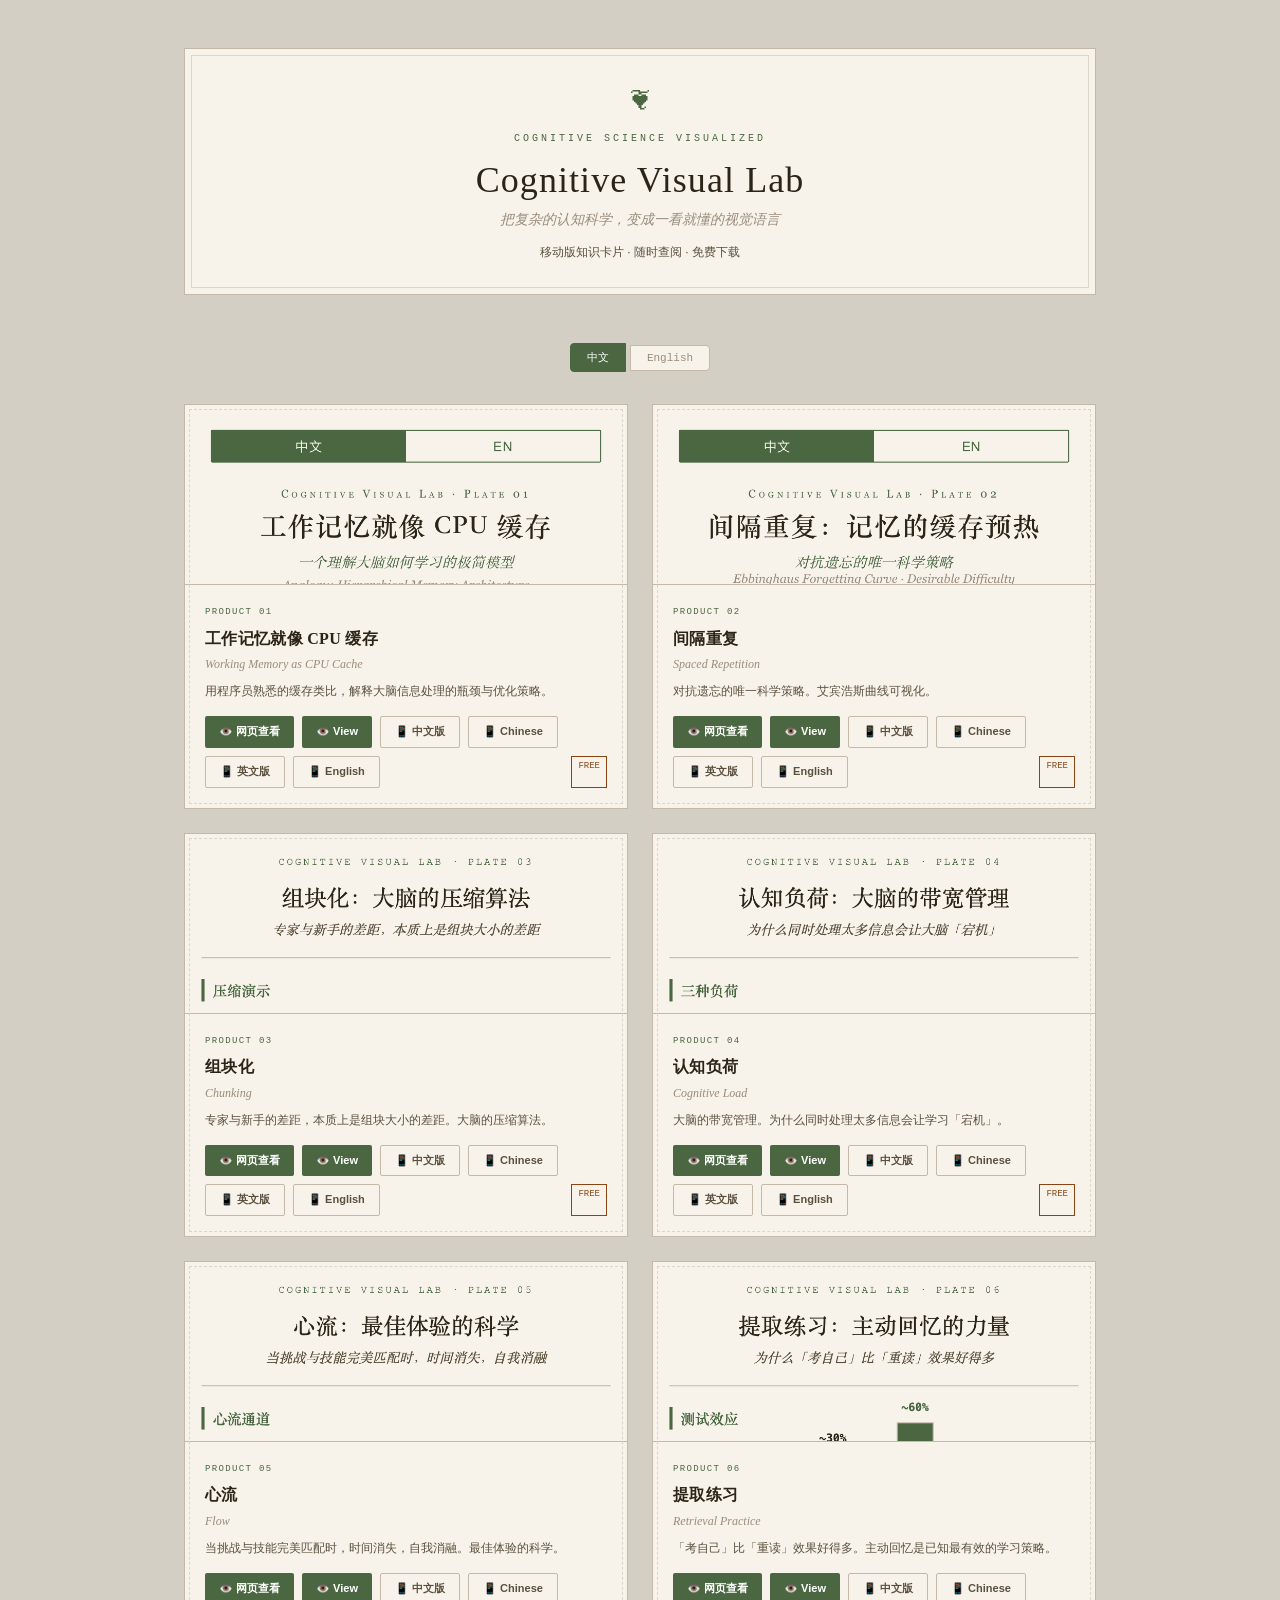
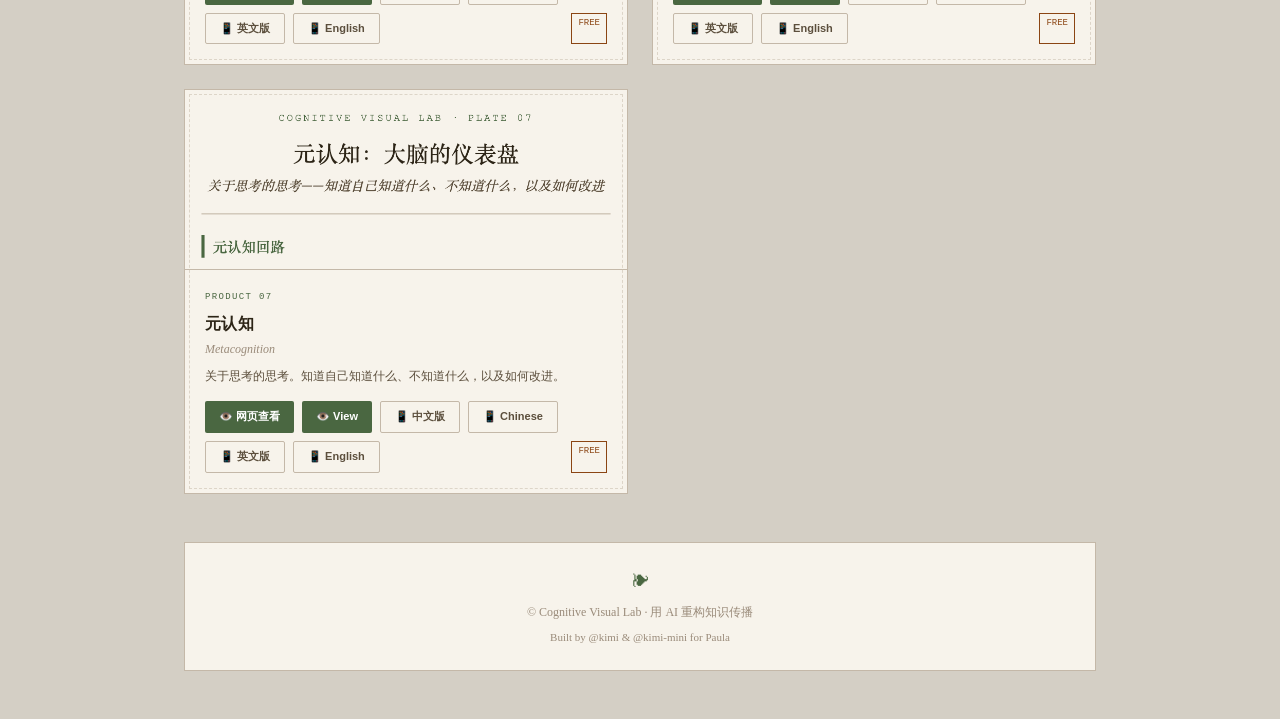
<file: index.html>
<!DOCTYPE html>
<html lang="zh-CN">
<head>
<meta charset="UTF-8">
<meta name="viewport" content="width=device-width, initial-scale=1.0">
<title>Cognitive Visual Lab — 认知科学视觉化</title>
<style>
* { margin: 0; padding: 0; box-sizing: border-box; }

:root {
  --paper: #F7F3EB;
  --paper-dark: #EDE8DC;
  --ink: #2C2416;
  --ink-light: #5C4F3D;
  --ink-faint: #9A8B7A;
  --accent: #4A6741;
  --accent-warm: #8B4513;
  --border: #C4B8A8;
  --border-light: #DDD5C8;
  --font-serif: "Georgia", "Times New Roman", "Songti SC", "SimSun", serif;
  --font-sans: "Helvetica Neue", "PingFang SC", "Microsoft YaHei", sans-serif;
  --font-mono: "Courier New", monospace;
}

body {
  font-family: var(--font-serif);
  background: #d4cfc5;
  color: var(--ink);
  line-height: 1.6;
}

.container {
  max-width: 960px;
  margin: 0 auto;
  padding: 48px 24px;
}

/* === ORNATE HEADER === */
header {
  text-align: center;
  margin-bottom: 48px;
  padding: 32px;
  background: var(--paper);
  border: 1px solid var(--border);
  position: relative;
}

header::before {
  content: '';
  position: absolute;
  top: 6px; left: 6px; right: 6px; bottom: 6px;
  border: 1px solid var(--border-light);
  pointer-events: none;
}

.header-ornament {
  font-size: 24px;
  color: var(--accent);
  margin-bottom: 12px;
}

.badge {
  font-family: var(--font-mono);
  font-size: 10px;
  letter-spacing: 0.3em;
  text-transform: uppercase;
  color: var(--accent);
  margin-bottom: 12px;
}

h1 {
  font-size: 36px;
  font-weight: 400;
  letter-spacing: 0.03em;
  line-height: 1.2;
  margin-bottom: 6px;
}

.subtitle {
  font-size: 14px;
  color: var(--ink-faint);
  font-style: italic;
}

.tagline {
  font-size: 12px;
  color: var(--ink-light);
  margin-top: 12px;
  font-family: var(--font-sans);
}

/* === LANGUAGE TOGGLE === */
.lang-bar {
  text-align: center;
  margin-bottom: 32px;
}

.lang-btn {
  font-family: var(--font-mono);
  font-size: 11px;
  padding: 6px 16px;
  border: 1px solid var(--border);
  background: var(--paper);
  color: var(--ink-faint);
  cursor: pointer;
  transition: all 0.2s;
}

.lang-btn:first-child { border-radius: 4px 0 0 4px; }
.lang-btn:last-child { border-radius: 0 4px 4px 0; }

.lang-btn.active {
  background: var(--accent);
  color: white;
  border-color: var(--accent);
}

.lang-btn:hover:not(.active) {
  background: var(--paper-dark);
}

/* === BILINGUAL === */
[data-lang] { display: none; }
[data-lang="zh"] { display: block; }
body.lang-en [data-lang="zh"] { display: none; }
body.lang-en [data-lang="en"] { display: block; }

/* === PRODUCTS === */
.products {
  display: grid;
  grid-template-columns: repeat(auto-fill, minmax(300px, 1fr));
  gap: 24px;
}

.product-card {
  background: var(--paper);
  border: 1px solid var(--border);
  overflow: hidden;
  transition: transform 0.2s, box-shadow 0.2s;
  position: relative;
}

.product-card:hover {
  transform: translateY(-2px);
  box-shadow: 0 8px 24px rgba(44, 36, 22, 0.1);
}

.product-card::before {
  content: '';
  position: absolute;
  top: 4px; left: 4px; right: 4px; bottom: 4px;
  border: 0.5px dashed var(--border-light);
  pointer-events: none;
}

.product-preview {
  height: 180px;
  background: var(--paper-dark);
  display: flex;
  align-items: center;
  justify-content: center;
  font-size: 48px;
  border-bottom: 1px solid var(--border);
  overflow: hidden;
}

.product-preview a {
  display: block;
  width: 100%;
  height: 100%;
}
.product-preview img {
  width: 100%;
  height: 100%;
  object-fit: cover;
  object-position: top;
  transition: transform 0.3s ease;
}

.product-card:hover .product-preview img {
  transform: scale(1.03);
}

.product-info {
  padding: 20px;
}

.product-num {
  font-family: var(--font-mono);
  font-size: 9px;
  letter-spacing: 0.15em;
  text-transform: uppercase;
  color: var(--accent);
  margin-bottom: 6px;
}

.product-title {
  font-size: 16px;
  font-weight: 700;
  margin-bottom: 4px;
  letter-spacing: 0.02em;
}

.product-title-en {
  font-size: 12px;
  color: var(--ink-faint);
  font-style: italic;
  margin-bottom: 8px;
}

.product-desc {
  font-size: 12px;
  color: var(--ink-light);
  margin-bottom: 16px;
  font-family: var(--font-sans);
  line-height: 1.5;
}

.product-actions {
  display: flex;
  gap: 8px;
  flex-wrap: wrap;
}

.btn {
  display: inline-flex;
  align-items: center;
  gap: 4px;
  padding: 6px 14px;
  border-radius: 2px;
  font-size: 11px;
  font-weight: 600;
  text-decoration: none;
  font-family: var(--font-sans);
  transition: all 0.2s;
  cursor: pointer;
  border: none;
}

.btn-primary {
  background: var(--accent);
  color: white;
}

.btn-primary:hover { background: #3d5636; }

.btn-secondary {
  background: transparent;
  color: var(--ink-light);
  border: 1px solid var(--border);
}

.btn-secondary:hover { background: var(--paper-dark); }

.badge-free {
  display: inline-block;
  font-size: 9px;
  font-family: var(--font-mono);
  color: var(--accent-warm);
  border: 1px solid var(--accent-warm);
  padding: 2px 6px;
  margin-left: auto;
}

.badge-done {
  display: inline-block;
  font-size: 9px;
  font-family: var(--font-mono);
  color: var(--accent);
  border: 1px solid var(--accent);
  padding: 2px 6px;
  margin-left: auto;
}

/* === COMING SOON === */
.coming-soon {
  opacity: 0.5;
}

.coming-soon .product-preview {
  background: #e8e4dc;
  color: var(--ink-faint);
}

/* === FOOTER === */
footer {
  text-align: center;
  margin-top: 48px;
  padding: 24px;
  background: var(--paper);
  border: 1px solid var(--border);
  color: var(--ink-faint);
  font-size: 12px;
}

footer .ornament {
  font-size: 18px;
  color: var(--accent);
  margin-bottom: 8px;
}

/* === MOBILE === */
@media (max-width: 640px) {
  .container { padding: 24px 16px; }
  h1 { font-size: 28px; }
  .products { grid-template-columns: 1fr; }
}
</style>
</head>
<body>
<div class="container">

  <header>
    <div class="header-ornament">❦</div>
    <div class="badge">Cognitive Science Visualized</div>
    <h1>
      <span data-lang="zh">Cognitive Visual Lab</span>
      <span data-lang="en">Cognitive Visual Lab</span>
    </h1>
    <p class="subtitle" data-lang="zh">把复杂的认知科学，变成一看就懂的视觉语言</p>
    <p class="subtitle" data-lang="en">Transforming complex cognitive science into visual language</p>
    <p class="tagline" data-lang="zh">移动版知识卡片 · 随时查阅 · 免费下载</p>
    <p class="tagline" data-lang="en">Mobile Knowledge Cards · Always Available · Free Download</p>
  </header>

  <div class="lang-bar">
    <button class="lang-btn active" onclick="setLang('zh')" data-lang-btn="zh">中文</button>
    <button class="lang-btn" onclick="setLang('en')" data-lang-btn="en">English</button>
  </div>

  <section class="products">
    <!-- Product 01 -->
    <article class="product-card">
      <div class="product-preview">
        <a href="products/01-working-memory/mobile.html">
          <img data-lang="zh" src="products/01-working-memory/assets/mobile-cn.png" alt="工作记忆就像 CPU 缓存">
          <img data-lang="en" src="products/01-working-memory/assets/mobile-en.png" alt="Working Memory as CPU Cache">
        </a>
      </div>
      <div class="product-info">
        <div class="product-num">PRODUCT 01</div>
        <h2 class="product-title" data-lang="zh">工作记忆就像 CPU 缓存</h2>
        <h2 class="product-title" data-lang="en">Working Memory as CPU Cache</h2>
        <p class="product-title-en" data-lang="zh">Working Memory as CPU Cache</p>
        <p class="product-title-en" data-lang="en">工作记忆就像 CPU 缓存</p>
        <p class="product-desc" data-lang="zh">用程序员熟悉的缓存类比，解释大脑信息处理的瓶颈与优化策略。</p>
        <p class="product-desc" data-lang="en">An analogy familiar to programmers, explaining the bottleneck and optimization of brain information processing.</p>
        <div class="product-actions">
          <a href="products/01-working-memory/mobile.html" class="btn btn-primary" data-lang="zh">👁️ 网页查看</a>
          <a href="products/01-working-memory/mobile.html" class="btn btn-primary" data-lang="en">👁️ View</a>
          <a href="products/01-working-memory/assets/mobile-cn.png" class="btn btn-secondary" data-lang="zh" download>📱 中文版</a>
          <a href="products/01-working-memory/assets/mobile-cn.png" class="btn btn-secondary" data-lang="en" download>📱 Chinese</a>
          <a href="products/01-working-memory/assets/mobile-en.png" class="btn btn-secondary" data-lang="zh" download>📱 英文版</a>
          <a href="products/01-working-memory/assets/mobile-en.png" class="btn btn-secondary" data-lang="en" download>📱 English</a>
          <span class="badge-free">FREE</span>
        </div>
      </div>
    </article>

    <!-- Product 02 -->
    <article class="product-card">
      <div class="product-preview">
        <a href="products/02-spaced-repetition/mobile.html">
          <img data-lang="zh" src="products/02-spaced-repetition/assets/mobile-cn.png" alt="间隔重复">
          <img data-lang="en" src="products/02-spaced-repetition/assets/mobile-en.png" alt="Spaced Repetition">
        </a>
      </div>
      <div class="product-info">
        <div class="product-num">PRODUCT 02</div>
        <h2 class="product-title" data-lang="zh">间隔重复</h2>
        <h2 class="product-title" data-lang="en">Spaced Repetition</h2>
        <p class="product-title-en" data-lang="zh">Spaced Repetition</p>
        <p class="product-title-en" data-lang="en">间隔重复</p>
        <p class="product-desc" data-lang="zh">对抗遗忘的唯一科学策略。艾宾浩斯曲线可视化。</p>
        <p class="product-desc" data-lang="en">The only scientifically proven strategy against forgetting. Ebbinghaus curve visualization.</p>
        <div class="product-actions">
          <a href="products/02-spaced-repetition/mobile.html" class="btn btn-primary" data-lang="zh">👁️ 网页查看</a>
          <a href="products/02-spaced-repetition/mobile.html" class="btn btn-primary" data-lang="en">👁️ View</a>
          <a href="products/02-spaced-repetition/assets/mobile-cn.png" class="btn btn-secondary" data-lang="zh" download>📱 中文版</a>
          <a href="products/02-spaced-repetition/assets/mobile-cn.png" class="btn btn-secondary" data-lang="en" download>📱 Chinese</a>
          <a href="products/02-spaced-repetition/assets/mobile-en.png" class="btn btn-secondary" data-lang="zh" download>📱 英文版</a>
          <a href="products/02-spaced-repetition/assets/mobile-en.png" class="btn btn-secondary" data-lang="en" download>📱 English</a>
          <span class="badge-free">FREE</span>
        </div>
      </div>
    </article>

    <!-- Product 03 -->
    <article class="product-card">
      <div class="product-preview">
        <a href="products/03-chunking/mobile.html">
          <img data-lang="zh" src="products/03-chunking/assets/mobile-cn.png" alt="组块化">
          <img data-lang="en" src="products/03-chunking/assets/mobile-en.png" alt="Chunking">
        </a>
      </div>
      <div class="product-info">
        <div class="product-num">PRODUCT 03</div>
        <h2 class="product-title" data-lang="zh">组块化</h2>
        <h2 class="product-title" data-lang="en">Chunking</h2>
        <p class="product-title-en" data-lang="zh">Chunking</p>
        <p class="product-title-en" data-lang="en">组块化</p>
        <p class="product-desc" data-lang="zh">专家与新手的差距，本质上是组块大小的差距。大脑的压缩算法。</p>
        <p class="product-desc" data-lang="en">The gap between experts and novices is the size of their chunks. The brain's compression algorithm.</p>
        <div class="product-actions">
          <a href="products/03-chunking/mobile.html" class="btn btn-primary" data-lang="zh">👁️ 网页查看</a>
          <a href="products/03-chunking/mobile.html" class="btn btn-primary" data-lang="en">👁️ View</a>
          <a href="products/03-chunking/assets/mobile-cn.png" class="btn btn-secondary" data-lang="zh" download>📱 中文版</a>
          <a href="products/03-chunking/assets/mobile-cn.png" class="btn btn-secondary" data-lang="en" download>📱 Chinese</a>
          <a href="products/03-chunking/assets/mobile-en.png" class="btn btn-secondary" data-lang="zh" download>📱 英文版</a>
          <a href="products/03-chunking/assets/mobile-en.png" class="btn btn-secondary" data-lang="en" download>📱 English</a>
          <span class="badge-free">FREE</span>
        </div>
      </div>
    </article>

    <!-- Product 04 -->
    <article class="product-card">
      <div class="product-preview">
        <a href="products/04-cognitive-load/mobile.html">
          <img data-lang="zh" src="products/04-cognitive-load/assets/mobile-cn.png" alt="认知负荷">
          <img data-lang="en" src="products/04-cognitive-load/assets/mobile-en.png" alt="Cognitive Load">
        </a>
      </div>
      <div class="product-info">
        <div class="product-num">PRODUCT 04</div>
        <h2 class="product-title" data-lang="zh">认知负荷</h2>
        <h2 class="product-title" data-lang="en">Cognitive Load</h2>
        <p class="product-title-en" data-lang="zh">Cognitive Load</p>
        <p class="product-title-en" data-lang="en">认知负荷</p>
        <p class="product-desc" data-lang="zh">大脑的带宽管理。为什么同时处理太多信息会让学习「宕机」。</p>
        <p class="product-desc" data-lang="en">The brain's bandwidth management. Why too much information at once makes learning freeze.</p>
        <div class="product-actions">
          <a href="products/04-cognitive-load/mobile.html" class="btn btn-primary" data-lang="zh">👁️ 网页查看</a>
          <a href="products/04-cognitive-load/mobile.html" class="btn btn-primary" data-lang="en">👁️ View</a>
          <a href="products/04-cognitive-load/assets/mobile-cn.png" class="btn btn-secondary" data-lang="zh" download>📱 中文版</a>
          <a href="products/04-cognitive-load/assets/mobile-cn.png" class="btn btn-secondary" data-lang="en" download>📱 Chinese</a>
          <a href="products/04-cognitive-load/assets/mobile-en.png" class="btn btn-secondary" data-lang="zh" download>📱 英文版</a>
          <a href="products/04-cognitive-load/assets/mobile-en.png" class="btn btn-secondary" data-lang="en" download>📱 English</a>
          <span class="badge-free">FREE</span>
        </div>
      </div>
    </article>

    <!-- Product 05 -->
    <article class="product-card">
      <div class="product-preview">
        <a href="products/05-flow/mobile.html">
          <img data-lang="zh" src="products/05-flow/assets/mobile-cn.png" alt="心流">
          <img data-lang="en" src="products/05-flow/assets/mobile-en.png" alt="Flow">
        </a>
      </div>
      <div class="product-info">
        <div class="product-num">PRODUCT 05</div>
        <h2 class="product-title" data-lang="zh">心流</h2>
        <h2 class="product-title" data-lang="en">Flow</h2>
        <p class="product-title-en" data-lang="zh">Flow</p>
        <p class="product-title-en" data-lang="en">心流</p>
        <p class="product-desc" data-lang="zh">当挑战与技能完美匹配时，时间消失，自我消融。最佳体验的科学。</p>
        <p class="product-desc" data-lang="en">When challenge perfectly matches skill, time vanishes, self dissolves. The science of optimal experience.</p>
        <div class="product-actions">
          <a href="products/05-flow/mobile.html" class="btn btn-primary" data-lang="zh">👁️ 网页查看</a>
          <a href="products/05-flow/mobile.html" class="btn btn-primary" data-lang="en">👁️ View</a>
          <a href="products/05-flow/assets/mobile-cn.png" class="btn btn-secondary" data-lang="zh" download>📱 中文版</a>
          <a href="products/05-flow/assets/mobile-cn.png" class="btn btn-secondary" data-lang="en" download>📱 Chinese</a>
          <a href="products/05-flow/assets/mobile-en.png" class="btn btn-secondary" data-lang="zh" download>📱 英文版</a>
          <a href="products/05-flow/assets/mobile-en.png" class="btn btn-secondary" data-lang="en" download>📱 English</a>
          <span class="badge-free">FREE</span>
        </div>
      </div>
    </article>

    <!-- Product 06 -->
    <article class="product-card">
      <div class="product-preview">
        <a href="products/06-retrieval-practice/mobile.html">
          <img data-lang="zh" src="products/06-retrieval-practice/assets/mobile-cn.png" alt="提取练习">
          <img data-lang="en" src="products/06-retrieval-practice/assets/mobile-en.png" alt="Retrieval Practice">
        </a>
      </div>
      <div class="product-info">
        <div class="product-num">PRODUCT 06</div>
        <h2 class="product-title" data-lang="zh">提取练习</h2>
        <h2 class="product-title" data-lang="en">Retrieval Practice</h2>
        <p class="product-title-en" data-lang="zh">Retrieval Practice</p>
        <p class="product-title-en" data-lang="en">提取练习</p>
        <p class="product-desc" data-lang="zh">「考自己」比「重读」效果好得多。主动回忆是已知最有效的学习策略。</p>
        <p class="product-desc" data-lang="en">Testing yourself beats re-reading by 2×. Active recall is the most effective known learning strategy.</p>
        <div class="product-actions">
          <a href="products/06-retrieval-practice/mobile.html" class="btn btn-primary" data-lang="zh">👁️ 网页查看</a>
          <a href="products/06-retrieval-practice/mobile.html" class="btn btn-primary" data-lang="en">👁️ View</a>
          <a href="products/06-retrieval-practice/assets/mobile-cn.png" class="btn btn-secondary" data-lang="zh" download>📱 中文版</a>
          <a href="products/06-retrieval-practice/assets/mobile-cn.png" class="btn btn-secondary" data-lang="en" download>📱 Chinese</a>
          <a href="products/06-retrieval-practice/assets/mobile-en.png" class="btn btn-secondary" data-lang="zh" download>📱 英文版</a>
          <a href="products/06-retrieval-practice/assets/mobile-en.png" class="btn btn-secondary" data-lang="en" download>📱 English</a>
          <span class="badge-free">FREE</span>
        </div>
      </div>
    </article>

    <!-- Product 07 -->
    <article class="product-card">
      <div class="product-preview">
        <a href="products/07-metacognition/mobile.html">
          <img data-lang="zh" src="products/07-metacognition/assets/mobile-cn.png" alt="元认知">
          <img data-lang="en" src="products/07-metacognition/assets/mobile-en.png" alt="Metacognition">
        </a>
      </div>
      <div class="product-info">
        <div class="product-num">PRODUCT 07</div>
        <h2 class="product-title" data-lang="zh">元认知</h2>
        <h2 class="product-title" data-lang="en">Metacognition</h2>
        <p class="product-title-en" data-lang="zh">Metacognition</p>
        <p class="product-title-en" data-lang="en">元认知</p>
        <p class="product-desc" data-lang="zh">关于思考的思考。知道自己知道什么、不知道什么，以及如何改进。</p>
        <p class="product-desc" data-lang="en">Thinking about thinking. Knowing what you know, what you don't, and how to improve.</p>
        <div class="product-actions">
          <a href="products/07-metacognition/mobile.html" class="btn btn-primary" data-lang="zh">👁️ 网页查看</a>
          <a href="products/07-metacognition/mobile.html" class="btn btn-primary" data-lang="en">👁️ View</a>
          <a href="products/07-metacognition/assets/mobile-cn.png" class="btn btn-secondary" data-lang="zh" download>📱 中文版</a>
          <a href="products/07-metacognition/assets/mobile-cn.png" class="btn btn-secondary" data-lang="en" download>📱 Chinese</a>
          <a href="products/07-metacognition/assets/mobile-en.png" class="btn btn-secondary" data-lang="zh" download>📱 英文版</a>
          <a href="products/07-metacognition/assets/mobile-en.png" class="btn btn-secondary" data-lang="en" download>📱 English</a>
          <span class="badge-free">FREE</span>
        </div>
      </div>
    </article>

  </section>

  <footer>
    <div class="ornament">❧</div>
    <p data-lang="zh">© Cognitive Visual Lab · 用 AI 重构知识传播</p>
    <p data-lang="en">© Cognitive Visual Lab · Reimagining Knowledge with AI</p>
    <p style="margin-top: 6px; font-size: 11px;" data-lang="zh">Built by @kimi & @kimi-mini for Paula</p>
    <p style="margin-top: 6px; font-size: 11px;" data-lang="en">Built by @kimi & @kimi-mini for Paula</p>
  </footer>

</div>

<script>
function setLang(lang) {
  document.body.classList.toggle('lang-en', lang === 'en');
  document.querySelectorAll('.lang-btn').forEach(btn => {
    btn.classList.toggle('active', btn.dataset.langBtn === lang);
  });
  localStorage.setItem('cvl-lang', lang);
}

// Restore saved language
const saved = localStorage.getItem('cvl-lang');
if (saved) setLang(saved);
</script>
</body>
</html>
</file>
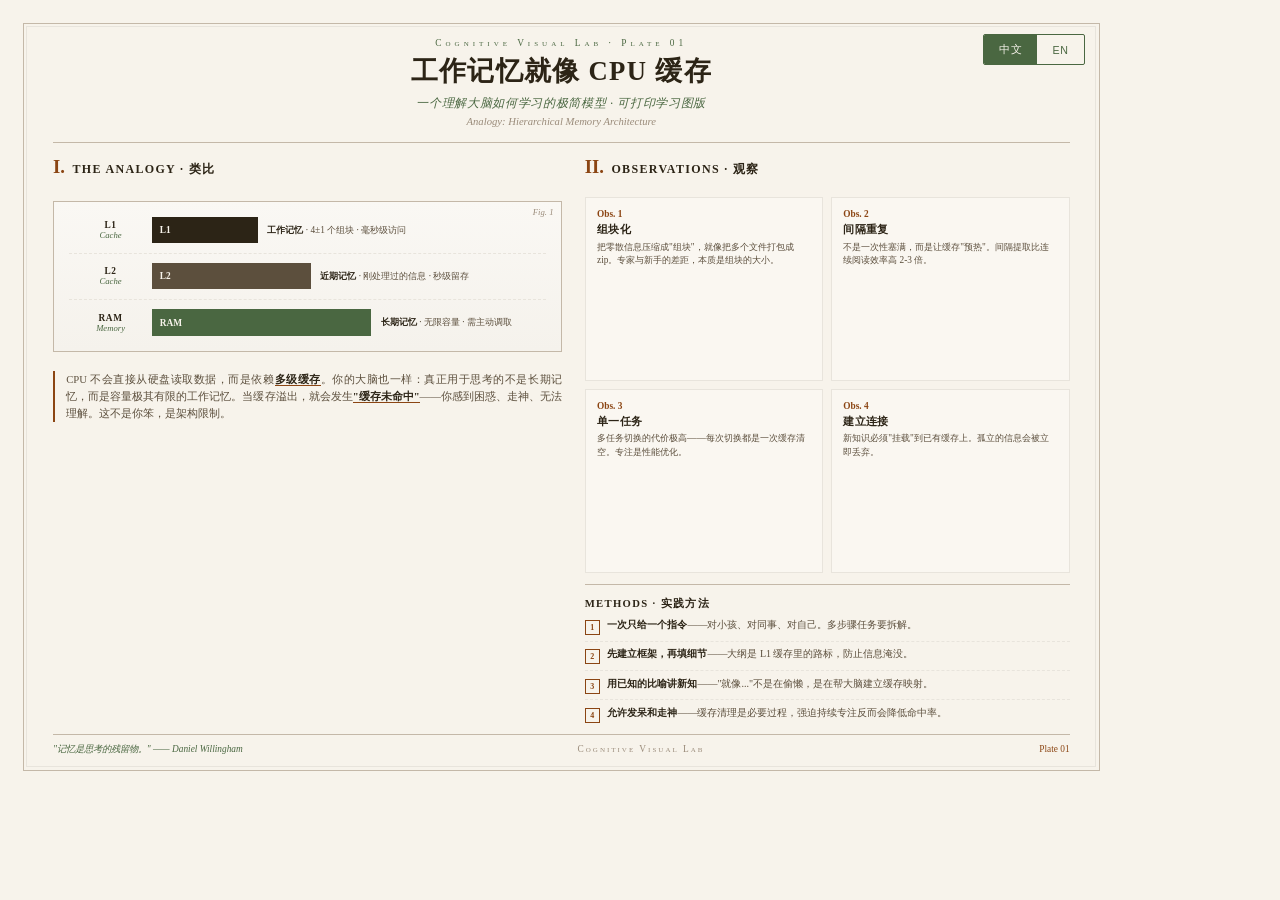
<file: products/01-working-memory/index.html>
<!DOCTYPE html>
<html lang="zh-CN">
<head>
<meta charset="UTF-8">
<meta name="viewport" content="width=device-width, initial-scale=1.0">
<title>Plate 01 · 工作记忆就像 CPU 缓存</title>
<style>
  @page {
    size: A4 landscape;
    margin: 12mm;
  }
  * { margin: 0; padding: 0; box-sizing: border-box; }

  :root {
    --parchment: #f7f3eb;
    --parchment-dark: #ede8dd;
    --sepia: #2C2416;
    --sepia-light: #5C4F3D;
    --bronze: #4A6741;
    --bronze-light: #9A8B7A;
    --gold: #8B4513;
    --rule: #C4B8A8;
    --rule-light: #e8e4dc;
  }

  body {
    font-family: "Noto Serif SC", "Songti SC", "STSong", Georgia, "Times New Roman", serif;
    background: var(--parchment);
    color: var(--sepia);
    width: 297mm;
    height: 210mm;
    overflow: hidden;
    position: relative;
    -webkit-font-smoothing: antialiased;
  }

  .plate {
    width: 100%;
    height: 100%;
    padding: 10mm 14mm;
    display: flex;
    flex-direction: column;
    position: relative;
  }

  /* Ornamental border frame */
  .plate::before {
    content: "";
    position: absolute;
    top: 6mm; left: 6mm; right: 6mm; bottom: 6mm;
    border: 1px solid var(--rule);
    pointer-events: none;
    z-index: 0;
  }
  .plate::after {
    content: "";
    position: absolute;
    top: 7mm; left: 7mm; right: 7mm; bottom: 7mm;
    border: 0.5px solid var(--rule-light);
    pointer-events: none;
    z-index: 0;
  }

  /* Language toggle */
  .lang-toggle {
    position: absolute;
    top: 9mm;
    right: 10mm;
    z-index: 10;
    display: flex;
    gap: 0;
    border: 1px solid var(--bronze);
    border-radius: 2px;
    overflow: hidden;
    font-family: -apple-system, sans-serif;
    font-size: 8pt;
  }
  .lang-toggle button {
    background: transparent;
    border: none;
    padding: 2mm 4mm;
    cursor: pointer;
    color: var(--bronze);
    font-size: 8pt;
    letter-spacing: 0.5pt;
  }
  .lang-toggle button.active {
    background: var(--bronze);
    color: var(--parchment);
  }
  .lang-toggle button:hover:not(.active) {
    background: var(--parchment-dark);
  }

  /* Header */
  .header {
    text-align: center;
    padding-bottom: 4mm;
    margin-bottom: 4mm;
    border-bottom: 0.5px solid var(--rule);
    position: relative;
    z-index: 1;
  }
  .plate-number {
    font-size: 7pt;
    font-variant: small-caps;
    letter-spacing: 3pt;
    color: var(--bronze);
    margin-bottom: 2mm;
    font-family: Georgia, serif;
  }
  h1 {
    font-size: 20pt;
    font-weight: 700;
    letter-spacing: 1pt;
    color: var(--sepia);
    margin-bottom: 2mm;
    line-height: 1.2;
  }
  .subtitle {
    font-size: 9pt;
    color: var(--bronze);
    font-style: italic;
    letter-spacing: 0.5pt;
  }
  .latin-name {
    font-size: 8pt;
    color: var(--bronze-light);
    font-style: italic;
    margin-top: 1mm;
    font-family: Georgia, "Times New Roman", serif;
  }

  /* Main content */
  .main {
    flex: 1;
    display: flex;
    gap: 6mm;
    position: relative;
    z-index: 1;
    min-height: 0;
  }

  /* Left column */
  .left-col {
    flex: 1.05;
    display: flex;
    flex-direction: column;
    gap: 4mm;
  }

  .section-header {
    display: flex;
    align-items: baseline;
    gap: 2mm;
    margin-bottom: 2mm;
  }
  .section-num {
    font-size: 14pt;
    font-weight: 700;
    color: var(--gold);
    font-family: Georgia, serif;
    line-height: 1;
  }
  .section-title {
    font-size: 9pt;
    font-weight: 700;
    color: var(--sepia);
    letter-spacing: 1pt;
    text-transform: uppercase;
    font-variant: small-caps;
  }

  /* Cache diagram - naturalist plate style */
  .diagram-plate {
    border: 0.5px solid var(--rule);
    background: linear-gradient(to bottom, #faf8f4, #f5f2ec);
    padding: 4mm;
    position: relative;
  }
  .diagram-plate::before {
    content: "Fig. 1";
    position: absolute;
    top: 1.5mm;
    right: 2mm;
    font-size: 6.5pt;
    color: var(--bronze-light);
    font-style: italic;
    font-family: Georgia, serif;
  }
  .cache-tier {
    display: flex;
    align-items: center;
    margin-bottom: 2.5mm;
    padding-bottom: 2.5mm;
    border-bottom: 0.5px dashed var(--rule-light);
  }
  .cache-tier:last-child {
    margin-bottom: 0;
    padding-bottom: 0;
    border-bottom: none;
  }
  .tier-label-box {
    width: 22mm;
    text-align: center;
    flex-shrink: 0;
  }
  .tier-label-box .tier-name {
    font-size: 7pt;
    font-weight: 700;
    color: var(--sepia);
    letter-spacing: 0.5pt;
    font-variant: small-caps;
  }
  .tier-label-box .tier-tech {
    font-size: 6.5pt;
    color: var(--bronze);
    font-style: italic;
    font-family: Georgia, serif;
  }
  .tier-bar {
    height: 7mm;
    border-radius: 0;
    display: flex;
    align-items: center;
    justify-content: flex-start;
    padding-left: 2mm;
    color: var(--parchment);
    font-size: 7pt;
    font-weight: 600;
    flex-shrink: 0;
    font-family: Georgia, serif;
  }
  .tier-l1 {
    width: 28mm;
    background: var(--sepia);
  }
  .tier-l2 {
    width: 42mm;
    background: var(--sepia-light);
  }
  .tier-ram {
    width: 58mm;
    background: var(--bronze);
    color: var(--parchment);
  }
  .tier-desc {
    margin-left: 2.5mm;
    font-size: 7pt;
    color: var(--sepia-light);
    line-height: 1.35;
    flex: 1;
  }
  .tier-desc em {
    color: var(--sepia);
    font-weight: 600;
    font-style: normal;
  }

  /* Annotation box */
  .annotation {
    border-left: 2px solid var(--gold);
    padding-left: 3mm;
    margin-top: 1mm;
  }
  .annotation p {
    font-size: 8pt;
    line-height: 1.6;
    color: var(--sepia-light);
    text-align: justify;
  }
  .annotation .highlight {
    color: var(--sepia);
    font-weight: 600;
    border-bottom: 0.5px solid var(--gold);
  }

  /* Right column */
  .right-col {
    flex: 1;
    display: flex;
    flex-direction: column;
    gap: 3mm;
  }

  /* Observations - naturalist notes style */
  .observations {
    flex: 1;
    display: flex;
    flex-direction: column;
  }
  .obs-list {
    display: grid;
    grid-template-columns: 1fr 1fr;
    gap: 2mm;
    flex: 1;
  }
  .obs-item {
    padding: 3mm;
    border: 0.5px solid var(--rule-light);
    background: rgba(255,255,255,0.3);
  }
  .obs-item .obs-num {
    font-size: 7pt;
    color: var(--gold);
    font-weight: 700;
    font-family: Georgia, serif;
    margin-bottom: 1mm;
  }
  .obs-item h4 {
    font-size: 8pt;
    font-weight: 700;
    color: var(--sepia);
    margin-bottom: 1mm;
    letter-spacing: 0.3pt;
  }
  .obs-item p {
    font-size: 7pt;
    color: var(--sepia-light);
    line-height: 1.45;
  }

  /* Methods section */
  .methods {
    border-top: 0.5px solid var(--rule);
    padding-top: 3mm;
  }
  .methods-title {
    font-size: 8pt;
    font-weight: 700;
    color: var(--sepia);
    letter-spacing: 1pt;
    text-transform: uppercase;
    font-variant: small-caps;
    margin-bottom: 2mm;
  }
  .method-item {
    display: flex;
    align-items: flex-start;
    margin-bottom: 1.5mm;
    padding-bottom: 1.5mm;
    border-bottom: 0.5px dashed var(--rule-light);
  }
  .method-item:last-child {
    margin-bottom: 0;
    padding-bottom: 0;
    border-bottom: none;
  }
  .method-marker {
    width: 4mm;
    height: 4mm;
    border: 0.5px solid var(--gold);
    display: flex;
    align-items: center;
    justify-content: center;
    font-size: 6pt;
    font-weight: 700;
    color: var(--gold);
    flex-shrink: 0;
    margin-right: 2mm;
    margin-top: 0.5mm;
    font-family: Georgia, serif;
  }
  .method-text {
    font-size: 7.5pt;
    line-height: 1.4;
    color: var(--sepia-light);
  }
  .method-text strong {
    color: var(--sepia);
    font-weight: 600;
  }

  /* Footer */
  .footer {
    margin-top: 3mm;
    padding-top: 2mm;
    border-top: 0.5px solid var(--rule);
    display: flex;
    justify-content: space-between;
    align-items: center;
    position: relative;
    z-index: 1;
  }
  .footer-quote {
    font-size: 7pt;
    color: var(--bronze);
    font-style: italic;
    font-family: Georgia, serif;
  }
  .footer-brand {
    font-size: 7pt;
    color: var(--bronze-light);
    font-variant: small-caps;
    letter-spacing: 1.5pt;
  }
  .footer-plate {
    font-size: 7pt;
    color: var(--gold);
    font-family: Georgia, serif;
  }

  /* Language content */
  .lang-cn, .lang-en {
    display: none;
  }
  .lang-cn.active, .lang-en.active {
    display: block;
  }
  /* For inline elements */
  span.lang-cn, span.lang-en {
    display: none;
  }
  span.lang-cn.active, span.lang-en.active {
    display: inline;
  }

  /* Print styles */
  @media print {
    body {
      -webkit-print-color-adjust: exact;
      print-color-adjust: exact;
    }
    .lang-toggle {
      display: none !important;
    }
    /* Print only shows active language */
    .lang-cn:not(.active), .lang-en:not(.active) {
      display: none !important;
    }
    .lang-cn.active, .lang-en.active {
      display: block !important;
    }
    span.lang-cn:not(.active), span.lang-en:not(.active) {
      display: none !important;
    }
    span.lang-cn.active, span.lang-en.active {
      display: inline !important;
    }
  }
</style>
</head>
<body>

<div class="plate">

  <div class="lang-toggle">
    <button class="active" onclick="setLang('cn')" id="btn-cn">中文</button>
    <button onclick="setLang('en')" id="btn-en">EN</button>
  </div>

  <div class="header">
    <div class="plate-number">Cognitive Visual Lab · Plate 01</div>
    <h1>
      <span class="lang-cn active">工作记忆就像 CPU 缓存</span>
      <span class="lang-en">Working Memory is Like CPU Cache</span>
    </h1>
    <div class="subtitle">
      <span class="lang-cn active">一个理解大脑如何学习的极简模型 · 可打印学习图版</span>
      <span class="lang-en">A Minimal Model for Understanding How the Brain Learns · Printable Plate</span>
    </div>
    <div class="latin-name">
      <span class="lang-cn active">Analogy: Hierarchical Memory Architecture</span>
      <span class="lang-en">Analogia: Architectura Memoriae Hierarchica</span>
    </div>
  </div>

  <div class="main">
    <div class="left-col">
      <div class="section-header">
        <span class="section-num">I.</span>
        <span class="section-title">
          <span class="lang-cn active">The Analogy · 类比</span>
          <span class="lang-en">The Analogy</span>
        </span>
      </div>

      <div class="diagram-plate">
        <div class="cache-tier">
          <div class="tier-label-box">
            <div class="tier-name">L1</div>
            <div class="tier-tech">Cache</div>
          </div>
          <div class="tier-bar tier-l1">L1</div>
          <div class="tier-desc">
            <span class="lang-cn active"><em>工作记忆</em> · 4±1 个组块 · 毫秒级访问</span>
            <span class="lang-en"><em>Working Memory</em> · 4±1 chunks · millisecond access</span>
          </div>
        </div>
        <div class="cache-tier">
          <div class="tier-label-box">
            <div class="tier-name">L2</div>
            <div class="tier-tech">Cache</div>
          </div>
          <div class="tier-bar tier-l2">L2</div>
          <div class="tier-desc">
            <span class="lang-cn active"><em>近期记忆</em> · 刚处理过的信息 · 秒级留存</span>
            <span class="lang-en"><em>Recent Memory</em> · Just processed · seconds retention</span>
          </div>
        </div>
        <div class="cache-tier">
          <div class="tier-label-box">
            <div class="tier-name">RAM</div>
            <div class="tier-tech">Memory</div>
          </div>
          <div class="tier-bar tier-ram">RAM</div>
          <div class="tier-desc">
            <span class="lang-cn active"><em>长期记忆</em> · 无限容量 · 需主动调取</span>
            <span class="lang-en"><em>Long-term Memory</em> · Unlimited · requires retrieval</span>
          </div>
        </div>
      </div>

      <div class="annotation">
        <p>
          <span class="lang-cn active">
            CPU 不会直接从硬盘读取数据，而是依赖<span class="highlight">多级缓存</span>。你的大脑也一样：真正用于思考的不是长期记忆，而是容量极其有限的工作记忆。当缓存溢出，就会发生<span class="highlight">"缓存未命中"</span>——你感到困惑、走神、无法理解。这不是你笨，是架构限制。
          </span>
          <span class="lang-en">
            A CPU does not read directly from the hard drive; it relies on <span class="highlight">hierarchical caches</span>. Your brain works the same way: what you use for thinking is not long-term memory, but extremely limited working memory. When the cache overflows, a <span class="highlight">"cache miss"</span> occurs — you feel confused, distracted, unable to comprehend. This is not stupidity; it is an architectural constraint.
          </span>
        </p>
      </div>
    </div>

    <div class="right-col">
      <div class="section-header">
        <span class="section-num">II.</span>
        <span class="section-title">
          <span class="lang-cn active">Observations · 观察</span>
          <span class="lang-en">Observations</span>
        </span>
      </div>

      <div class="observations">
        <div class="obs-list">
          <div class="obs-item">
            <div class="obs-num">Obs. 1</div>
            <h4>
              <span class="lang-cn active">组块化</span>
              <span class="lang-en">Chunking</span>
            </h4>
            <p>
              <span class="lang-cn active">把零散信息压缩成"组块"，就像把多个文件打包成 zip。专家与新手的差距，本质是组块的大小。</span>
              <span class="lang-en">Compress scattered information into "chunks," like zipping multiple files. The gap between experts and novices is essentially the size of their chunks.</span>
            </p>
          </div>
          <div class="obs-item">
            <div class="obs-num">Obs. 2</div>
            <h4>
              <span class="lang-cn active">间隔重复</span>
              <span class="lang-en">Spaced Repetition</span>
            </h4>
            <p>
              <span class="lang-cn active">不是一次性塞满，而是让缓存"预热"。间隔提取比连续阅读效率高 2-3 倍。</span>
              <span class="lang-en">Do not cram all at once; let the cache "warm up." Spaced retrieval is 2-3× more efficient than continuous reading.</span>
            </p>
          </div>
          <div class="obs-item">
            <div class="obs-num">Obs. 3</div>
            <h4>
              <span class="lang-cn active">单一任务</span>
              <span class="lang-en">Single Tasking</span>
            </h4>
            <p>
              <span class="lang-cn active">多任务切换的代价极高——每次切换都是一次缓存清空。专注是性能优化。</span>
              <span class="lang-en">Context-switching is extremely costly — each switch clears the cache. Focus is performance optimization.</span>
            </p>
          </div>
          <div class="obs-item">
            <div class="obs-num">Obs. 4</div>
            <h4>
              <span class="lang-cn active">建立连接</span>
              <span class="lang-en">Building Connections</span>
            </h4>
            <p>
              <span class="lang-cn active">新知识必须"挂载"到已有缓存上。孤立的信息会被立即丢弃。</span>
              <span class="lang-en">New knowledge must "mount" onto existing cache. Isolated information is immediately discarded.</span>
            </p>
          </div>
        </div>
      </div>

      <div class="methods">
        <div class="methods-title">
          <span class="lang-cn active">Methods · 实践方法</span>
          <span class="lang-en">Methods</span>
        </div>
        <div class="method-item">
          <div class="method-marker">1</div>
          <div class="method-text">
            <span class="lang-cn active"><strong>一次只给一个指令</strong>——对小孩、对同事、对自己。多步骤任务要拆解。</span>
            <span class="lang-en"><strong>One instruction at a time</strong> — for children, colleagues, and yourself. Break down multi-step tasks.</span>
          </div>
        </div>
        <div class="method-item">
          <div class="method-marker">2</div>
          <div class="method-text">
            <span class="lang-cn active"><strong>先建立框架，再填细节</strong>——大纲是 L1 缓存里的路标，防止信息淹没。</span>
            <span class="lang-en"><strong>Framework first, details second</strong> — an outline is a signpost in the L1 cache, preventing information overwhelm.</span>
          </div>
        </div>
        <div class="method-item">
          <div class="method-marker">3</div>
          <div class="method-text">
            <span class="lang-cn active"><strong>用已知的比喻讲新知</strong>——"就像..."不是在偷懒，是在帮大脑建立缓存映射。</span>
            <span class="lang-en"><strong>Explain the new with familiar analogies</strong> — "It's like..." is not laziness; it helps the brain build cache mappings.</span>
          </div>
        </div>
        <div class="method-item">
          <div class="method-marker">4</div>
          <div class="method-text">
            <span class="lang-cn active"><strong>允许发呆和走神</strong>——缓存清理是必要过程，强迫持续专注反而会降低命中率。</span>
            <span class="lang-en"><strong>Allow mind-wandering</strong> — cache cleanup is necessary. Forcing continuous focus lowers hit rates.</span>
          </div>
        </div>
      </div>
    </div>
  </div>

  <div class="footer">
    <div class="footer-quote">
      <span class="lang-cn active">"记忆是思考的残留物。" —— Daniel Willingham</span>
      <span class="lang-en">"Memory is the residue of thought." — Daniel Willingham</span>
    </div>
    <div class="footer-brand">Cognitive Visual Lab</div>
    <div class="footer-plate">Plate 01</div>
  </div>

</div>

<script>
  function setLang(lang) {
    document.querySelectorAll('.lang-cn, .lang-en').forEach(el => {
      el.classList.remove('active');
    });
    document.querySelectorAll('.lang-' + lang).forEach(el => {
      el.classList.add('active');
    });
    document.getElementById('btn-cn').classList.toggle('active', lang === 'cn');
    document.getElementById('btn-en').classList.toggle('active', lang === 'en');
  }
</script>

</body>
</html>
</file>
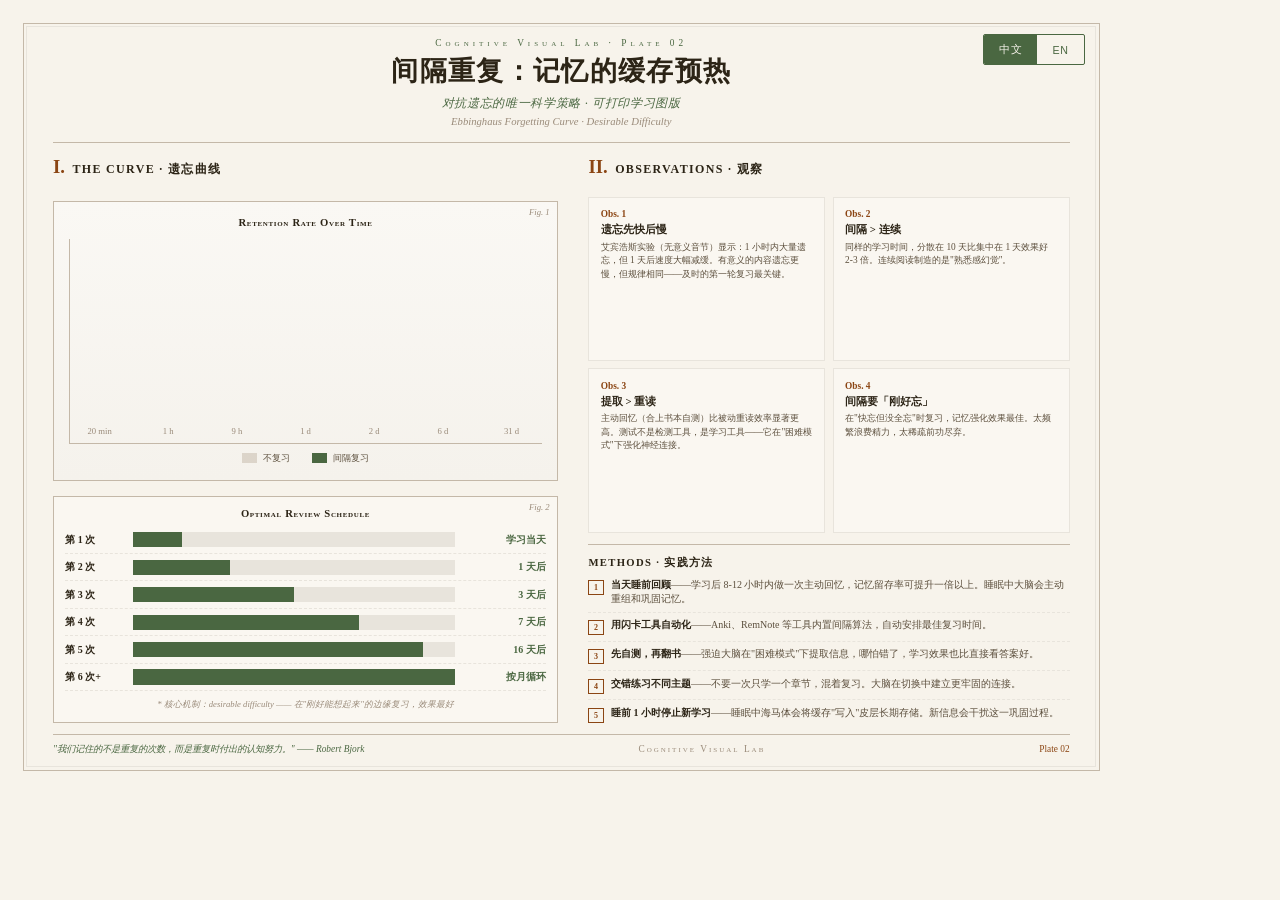
<file: products/02-spaced-repetition/index.html>
<!DOCTYPE html>
<html lang="zh-CN">
<head>
<meta charset="UTF-8">
<meta name="viewport" content="width=device-width, initial-scale=1.0">
<title>Plate 02 · 间隔重复</title>
<style>
  @page { size: A4 landscape; margin: 12mm; }
  * { margin: 0; padding: 0; box-sizing: border-box; }

  :root {
    --parchment: #f7f3eb;
    --parchment-dark: #ede8dd;
    --sepia: #2C2416;
    --sepia-light: #5C4F3D;
    --bronze: #4A6741;
    --bronze-light: #9A8B7A;
    --gold: #8B4513;
    --rule: #C4B8A8;
    --rule-light: #e8e4dc;
  }

  body {
    font-family: "Noto Serif SC", "Songti SC", "STSong", Georgia, "Times New Roman", serif;
    background: var(--parchment);
    color: var(--sepia);
    width: 297mm;
    height: 210mm;
    overflow: hidden;
    position: relative;
    -webkit-font-smoothing: antialiased;
  }

  .plate {
    width: 100%;
    height: 100%;
    padding: 10mm 14mm;
    display: flex;
    flex-direction: column;
    position: relative;
  }

  .plate::before {
    content: "";
    position: absolute;
    top: 6mm; left: 6mm; right: 6mm; bottom: 6mm;
    border: 1px solid var(--rule);
    pointer-events: none;
    z-index: 0;
  }
  .plate::after {
    content: "";
    position: absolute;
    top: 7mm; left: 7mm; right: 7mm; bottom: 7mm;
    border: 0.5px solid var(--rule-light);
    pointer-events: none;
    z-index: 0;
  }

  .lang-toggle {
    position: absolute;
    top: 9mm;
    right: 10mm;
    z-index: 10;
    display: flex;
    gap: 0;
    border: 1px solid var(--bronze);
    border-radius: 2px;
    overflow: hidden;
    font-family: -apple-system, sans-serif;
    font-size: 8pt;
  }
  .lang-toggle button {
    background: transparent;
    border: none;
    padding: 2mm 4mm;
    cursor: pointer;
    color: var(--bronze);
    font-size: 8pt;
    letter-spacing: 0.5pt;
  }
  .lang-toggle button.active {
    background: var(--bronze);
    color: var(--parchment);
  }
  .lang-toggle button:hover:not(.active) {
    background: var(--parchment-dark);
  }

  .header {
    text-align: center;
    padding-bottom: 4mm;
    margin-bottom: 4mm;
    border-bottom: 0.5px solid var(--rule);
    position: relative;
    z-index: 1;
  }
  .plate-number {
    font-size: 7pt;
    font-variant: small-caps;
    letter-spacing: 3pt;
    color: var(--bronze);
    margin-bottom: 2mm;
    font-family: Georgia, serif;
  }
  h1 {
    font-size: 20pt;
    font-weight: 700;
    letter-spacing: 1pt;
    color: var(--sepia);
    margin-bottom: 2mm;
    line-height: 1.2;
  }
  .subtitle {
    font-size: 9pt;
    color: var(--bronze);
    font-style: italic;
    letter-spacing: 0.5pt;
  }
  .latin-name {
    font-size: 8pt;
    color: var(--bronze-light);
    font-style: italic;
    margin-top: 1mm;
    font-family: Georgia, serif;
  }

  .main {
    flex: 1;
    display: flex;
    gap: 8mm;
    position: relative;
    z-index: 1;
    min-height: 0;
  }

  .left-col {
    flex: 1.05;
    display: flex;
    flex-direction: column;
    gap: 4mm;
  }

  .section-header {
    display: flex;
    align-items: baseline;
    gap: 2mm;
    margin-bottom: 2mm;
  }
  .section-num {
    font-size: 14pt;
    font-weight: 700;
    color: var(--gold);
    font-family: Georgia, serif;
    line-height: 1;
  }
  .section-title {
    font-size: 9pt;
    font-weight: 700;
    color: var(--sepia);
    letter-spacing: 1pt;
    text-transform: uppercase;
    font-variant: small-caps;
  }

  /* Forgetting curve visualization */
  .diagram-plate {
    border: 0.5px solid var(--rule);
    background: linear-gradient(to bottom, #faf8f4, #f5f2ec);
    padding: 4mm;
    position: relative;
    flex: 1;
    display: flex;
    flex-direction: column;
  }
  .diagram-plate::before {
    content: "Fig. 1";
    position: absolute;
    top: 1.5mm;
    right: 2mm;
    font-size: 6.5pt;
    color: var(--bronze-light);
    font-style: italic;
    font-family: Georgia, serif;
  }
  .curve-title {
    font-size: 8pt;
    font-weight: 700;
    color: var(--sepia);
    margin-bottom: 3mm;
    text-align: center;
    font-variant: small-caps;
    letter-spacing: 0.5pt;
  }
  .curve-visual {
    flex: 1;
    display: flex;
    align-items: flex-end;
    gap: 2mm;
    padding: 2mm 0;
    position: relative;
  }
  .curve-visual::before {
    content: "";
    position: absolute;
    left: 0; right: 0;
    top: 0; bottom: 0;
    border-left: 0.5px solid var(--rule);
    border-bottom: 0.5px solid var(--rule);
    pointer-events: none;
  }
  .curve-bar-group {
    flex: 1;
    display: flex;
    flex-direction: column;
    align-items: center;
    justify-content: flex-end;
    gap: 1mm;
  }
  .curve-bar {
    width: 100%;
    max-width: 16mm;
    transition: none;
  }
  .curve-bar.forget {
    background: var(--rule);
    opacity: 0.5;
  }
  .curve-bar.review {
    background: var(--bronze);
  }
  .curve-bar-group:hover .curve-bar {
    opacity: 0.8;
  }
  .curve-label {
    font-size: 6.5pt;
    color: var(--bronze-light);
    text-align: center;
    line-height: 1.2;
    white-space: nowrap;
  }
  .curve-legend {
    display: flex;
    justify-content: center;
    gap: 6mm;
    margin-top: 2mm;
    font-size: 7pt;
    color: var(--sepia-light);
  }
  .legend-item {
    display: flex;
    align-items: center;
    gap: 1.5mm;
  }
  .legend-color {
    width: 4mm;
    height: 2.5mm;
    display: inline-block;
  }

  /* Schedule table */
  .schedule-plate {
    border: 0.5px solid var(--rule);
    background: rgba(255,255,255,0.3);
    padding: 3mm;
    position: relative;
  }
  .schedule-plate::before {
    content: "Fig. 2";
    position: absolute;
    top: 1.5mm;
    right: 2mm;
    font-size: 6.5pt;
    color: var(--bronze-light);
    font-style: italic;
    font-family: Georgia, serif;
  }
  .schedule-title {
    font-size: 8pt;
    font-weight: 700;
    color: var(--sepia);
    margin-bottom: 2mm;
    text-align: center;
    font-variant: small-caps;
    letter-spacing: 0.5pt;
  }
  .schedule-row {
    display: flex;
    align-items: center;
    padding: 1.5mm 0;
    border-bottom: 0.5px dashed var(--rule-light);
    font-size: 7.5pt;
  }
  .schedule-row:last-child {
    border-bottom: none;
  }
  .schedule-day {
    width: 18mm;
    font-weight: 700;
    color: var(--sepia);
    flex-shrink: 0;
  }
  .schedule-bar-track {
    flex: 1;
    height: 4mm;
    background: var(--rule-light);
    position: relative;
    margin-right: 2mm;
  }
  .schedule-bar-fill {
    height: 100%;
    background: var(--bronze);
  }
  .schedule-action {
    width: 22mm;
    text-align: right;
    color: var(--bronze);
    font-weight: 600;
    flex-shrink: 0;
    font-variant: small-caps;
  }

  .right-col {
    flex: 1;
    display: flex;
    flex-direction: column;
    gap: 3mm;
  }

  .observations {
    flex: 1;
    display: flex;
    flex-direction: column;
  }
  .obs-list {
    display: grid;
    grid-template-columns: 1fr 1fr;
    gap: 2mm;
    flex: 1;
  }
  .obs-item {
    padding: 3mm;
    border: 0.5px solid var(--rule-light);
    background: rgba(255,255,255,0.3);
  }
  .obs-item .obs-num {
    font-size: 7pt;
    color: var(--gold);
    font-weight: 700;
    font-family: Georgia, serif;
    margin-bottom: 1mm;
  }
  .obs-item h4 {
    font-size: 8pt;
    font-weight: 700;
    color: var(--sepia);
    margin-bottom: 1mm;
  }
  .obs-item p {
    font-size: 7pt;
    color: var(--sepia-light);
    line-height: 1.45;
  }

  .methods {
    border-top: 0.5px solid var(--rule);
    padding-top: 3mm;
  }
  .methods-title {
    font-size: 8pt;
    font-weight: 700;
    color: var(--sepia);
    letter-spacing: 1pt;
    text-transform: uppercase;
    font-variant: small-caps;
    margin-bottom: 2mm;
  }
  .method-item {
    display: flex;
    align-items: flex-start;
    margin-bottom: 1.5mm;
    padding-bottom: 1.5mm;
    border-bottom: 0.5px dashed var(--rule-light);
  }
  .method-item:last-child {
    margin-bottom: 0;
    padding-bottom: 0;
    border-bottom: none;
  }
  .method-marker {
    width: 4mm;
    height: 4mm;
    border: 0.5px solid var(--gold);
    display: flex;
    align-items: center;
    justify-content: center;
    font-size: 6pt;
    font-weight: 700;
    color: var(--gold);
    flex-shrink: 0;
    margin-right: 2mm;
    margin-top: 0.5mm;
    font-family: Georgia, serif;
  }
  .method-text {
    font-size: 7.5pt;
    line-height: 1.4;
    color: var(--sepia-light);
  }
  .method-text strong {
    color: var(--sepia);
    font-weight: 600;
  }

  .footer {
    margin-top: 3mm;
    padding-top: 2mm;
    border-top: 0.5px solid var(--rule);
    display: flex;
    justify-content: space-between;
    align-items: center;
    position: relative;
    z-index: 1;
  }
  .footer-quote {
    font-size: 7pt;
    color: var(--bronze);
    font-style: italic;
    font-family: Georgia, serif;
  }
  .footer-brand {
    font-size: 7pt;
    color: var(--bronze-light);
    font-variant: small-caps;
    letter-spacing: 1.5pt;
  }
  .footer-plate {
    font-size: 7pt;
    color: var(--gold);
    font-family: Georgia, serif;
  }

  .lang-cn, .lang-en { display: none; }
  .lang-cn.active, .lang-en.active { display: block; }
  span.lang-cn, span.lang-en { display: none; }
  span.lang-cn.active, span.lang-en.active { display: inline; }

  @media print {
    body {
      -webkit-print-color-adjust: exact;
      print-color-adjust: exact;
    }
    .lang-toggle { display: none !important; }
    .lang-cn:not(.active), .lang-en:not(.active) { display: none !important; }
    .lang-cn.active, .lang-en.active { display: block !important; }
    span.lang-cn:not(.active), span.lang-en:not(.active) { display: none !important; }
    span.lang-cn.active, span.lang-en.active { display: inline !important; }
  }
</style>
</head>
<body>

<div class="plate">

  <div class="lang-toggle">
    <button class="active" onclick="setLang('cn')" id="btn-cn">中文</button>
    <button onclick="setLang('en')" id="btn-en">EN</button>
  </div>

  <div class="header">
    <div class="plate-number">Cognitive Visual Lab · Plate 02</div>
    <h1>
      <span class="lang-cn active">间隔重复：记忆的缓存预热</span>
      <span class="lang-en">Spaced Repetition: Warming the Memory Cache</span>
    </h1>
    <div class="subtitle">
      <span class="lang-cn active">对抗遗忘的唯一科学策略 · 可打印学习图版</span>
      <span class="lang-en">The Only Scientific Strategy Against Forgetting · Printable Plate</span>
    </div>
    <div class="latin-name">
      <span class="lang-cn active">Ebbinghaus Forgetting Curve · Desirable Difficulty</span>
      <span class="lang-en">Ebbinghaus Forgetting Curve · Desirable Difficulty</span>
    </div>
  </div>

  <div class="main">
    <div class="left-col">
      <div class="section-header">
        <span class="section-num">I.</span>
        <span class="section-title">
          <span class="lang-cn active">The Curve · 遗忘曲线</span>
          <span class="lang-en">The Curve</span>
        </span>
      </div>

      <div class="diagram-plate">
        <div class="curve-title">
          <span class="lang-cn active">Retention Rate Over Time</span>
          <span class="lang-en">Retention Rate Over Time</span>
        </div>
        <div class="curve-visual">
          <div class="curve-bar-group">
            <div class="curve-bar forget" style="height: 100%;"></div>
            <div class="curve-bar review" style="height: 100%;"></div>
            <div class="curve-label">20 min</div>
          </div>
          <div class="curve-bar-group">
            <div class="curve-bar forget" style="height: 55%;"></div>
            <div class="curve-bar review" style="height: 100%;"></div>
            <div class="curve-label">1 h</div>
          </div>
          <div class="curve-bar-group">
            <div class="curve-bar forget" style="height: 42%;"></div>
            <div class="curve-bar review" style="height: 100%;"></div>
            <div class="curve-label">9 h</div>
          </div>
          <div class="curve-bar-group">
            <div class="curve-bar forget" style="height: 36%;"></div>
            <div class="curve-bar review" style="height: 100%;"></div>
            <div class="curve-label">1 d</div>
          </div>
          <div class="curve-bar-group">
            <div class="curve-bar forget" style="height: 28%;"></div>
            <div class="curve-bar review" style="height: 100%;"></div>
            <div class="curve-label">2 d</div>
          </div>
          <div class="curve-bar-group">
            <div class="curve-bar forget" style="height: 20%;"></div>
            <div class="curve-bar review" style="height: 100%;"></div>
            <div class="curve-label">6 d</div>
          </div>
          <div class="curve-bar-group">
            <div class="curve-bar forget" style="height: 12%;"></div>
            <div class="curve-bar review" style="height: 100%;"></div>
            <div class="curve-label">31 d</div>
          </div>
        </div>
        <div class="curve-legend">
          <span class="legend-item"><span class="legend-color" style="background: var(--rule); opacity: 0.5;"></span>
            <span class="lang-cn active">不复习</span><span class="lang-en">No Review</span>
          </span>
          <span class="legend-item"><span class="legend-color" style="background: var(--bronze);"></span>
            <span class="lang-cn active">间隔复习</span><span class="lang-en">Spaced Review</span>
          </span>
        </div>
      </div>

      <div class="schedule-plate">
        <div class="schedule-title">
          <span class="lang-cn active">Optimal Review Schedule</span>
          <span class="lang-en">Optimal Review Schedule</span>
        </div>
        <div class="schedule-row">
          <div class="schedule-day">
            <span class="lang-cn active">第 1 次</span><span class="lang-en">1st</span>
          </div>
          <div class="schedule-bar-track"><div class="schedule-bar-fill" style="width: 15%;"></div></div>
          <div class="schedule-action">
            <span class="lang-cn active">学习当天</span><span class="lang-en">Same Day</span>
          </div>
        </div>
        <div class="schedule-row">
          <div class="schedule-day">
            <span class="lang-cn active">第 2 次</span><span class="lang-en">2nd</span>
          </div>
          <div class="schedule-bar-track"><div class="schedule-bar-fill" style="width: 30%;"></div></div>
          <div class="schedule-action">
            <span class="lang-cn active">1 天后</span><span class="lang-en">+1 Day</span>
          </div>
        </div>
        <div class="schedule-row">
          <div class="schedule-day">
            <span class="lang-cn active">第 3 次</span><span class="lang-en">3rd</span>
          </div>
          <div class="schedule-bar-track"><div class="schedule-bar-fill" style="width: 50%;"></div></div>
          <div class="schedule-action">
            <span class="lang-cn active">3 天后</span><span class="lang-en">+3 Days</span>
          </div>
        </div>
        <div class="schedule-row">
          <div class="schedule-day">
            <span class="lang-cn active">第 4 次</span><span class="lang-en">4th</span>
          </div>
          <div class="schedule-bar-track"><div class="schedule-bar-fill" style="width: 70%;"></div></div>
          <div class="schedule-action">
            <span class="lang-cn active">7 天后</span><span class="lang-en">+7 Days</span>
          </div>
        </div>
        <div class="schedule-row">
          <div class="schedule-day">
            <span class="lang-cn active">第 5 次</span><span class="lang-en">5th</span>
          </div>
          <div class="schedule-bar-track"><div class="schedule-bar-fill" style="width: 90%;"></div></div>
          <div class="schedule-action">
            <span class="lang-cn active">16 天后</span><span class="lang-en">+16 Days</span>
          </div>
        </div>
        <div class="schedule-row">
          <div class="schedule-day">
            <span class="lang-cn active">第 6 次+</span><span class="lang-en">6th+</span>
          </div>
          <div class="schedule-bar-track"><div class="schedule-bar-fill" style="width: 100%;"></div></div>
          <div class="schedule-action">
            <span class="lang-cn active">按月循环</span><span class="lang-en">Monthly</span>
          </div>
        </div>
        <div class="schedule-note" style="margin-top: 2mm; font-size: 6.5pt; color: var(--bronze-light); font-style: italic; text-align: center;">
          <span class="lang-cn active">* 核心机制：desirable difficulty —— 在"刚好能想起来"的边缘复习，效果最好</span>
          <span class="lang-en">* Core mechanism: desirable difficulty —— reviewing at the edge of recall yields optimal results</span>
        </div>
      </div>
    </div>

    <div class="right-col">
      <div class="section-header">
        <span class="section-num">II.</span>
        <span class="section-title">
          <span class="lang-cn active">Observations · 观察</span>
          <span class="lang-en">Observations</span>
        </span>
      </div>

      <div class="observations">
        <div class="obs-list">
          <div class="obs-item">
            <div class="obs-num">Obs. 1</div>
            <h4>
              <span class="lang-cn active">遗忘先快后慢</span>
              <span class="lang-en">Forgetting is Front-Loaded</span>
            </h4>
            <p>
              <span class="lang-cn active">艾宾浩斯实验（无意义音节）显示：1 小时内大量遗忘，但 1 天后速度大幅减缓。有意义的内容遗忘更慢，但规律相同——及时的第一轮复习最关键。</span>
              <span class="lang-en">Ebbinghaus's experiment (nonsense syllables) shows massive forgetting within 1 hour, but the rate slows dramatically after 1 day. Meaningful content decays slower, but the pattern holds — the first review is the most critical.</span>
            </p>
          </div>
          <div class="obs-item">
            <div class="obs-num">Obs. 2</div>
            <h4>
              <span class="lang-cn active">间隔 > 连续</span>
              <span class="lang-en">Spacing > Massing</span>
            </h4>
            <p>
              <span class="lang-cn active">同样的学习时间，分散在 10 天比集中在 1 天效果好 2-3 倍。连续阅读制造的是"熟悉感幻觉"。</span>
              <span class="lang-en">The same study time spread over 10 days is 2-3× more effective than crammed into 1 day. Continuous reading creates an "illusion of fluency."</span>
            </p>
          </div>
          <div class="obs-item">
            <div class="obs-num">Obs. 3</div>
            <h4>
              <span class="lang-cn active">提取 > 重读</span>
              <span class="lang-en">Retrieval > Rereading</span>
            </h4>
            <p>
              <span class="lang-cn active">主动回忆（合上书本自测）比被动重读效率显著更高。测试不是检测工具，是学习工具——它在"困难模式"下强化神经连接。</span>
              <span class="lang-en">Active recall (self-testing with the book closed) is significantly more effective than passive rereading. Testing is a learning tool, not just assessment — it strengthens neural connections in "hard mode."</span>
            </p>
          </div>
          <div class="obs-item">
            <div class="obs-num">Obs. 4</div>
            <h4>
              <span class="lang-cn active">间隔要「刚好忘」</span>
              <span class="lang-en">Review at the Edge of Forgetting</span>
            </h4>
            <p>
              <span class="lang-cn active">在"快忘但没全忘"时复习，记忆强化效果最佳。太频繁浪费精力，太稀疏前功尽弃。</span>
              <span class="lang-en">Reviewing when you're "about to forget but haven't yet" yields the strongest memory consolidation. Too frequent wastes effort; too sparse loses progress.</span>
            </p>
          </div>
        </div>
      </div>

      <div class="methods">
        <div class="methods-title">
          <span class="lang-cn active">Methods · 实践方法</span>
          <span class="lang-en">Methods</span>
        </div>
        <div class="method-item">
          <div class="method-marker">1</div>
          <div class="method-text">
            <span class="lang-cn active"><strong>当天睡前回顾</strong>——学习后 8-12 小时内做一次主动回忆，记忆留存率可提升一倍以上。睡眠中大脑会主动重组和巩固记忆。</span>
            <span class="lang-en"><strong>Review before sleep</strong> — Active recall 8-12 hours after learning more than doubles retention. During sleep, the brain actively reorganizes and consolidates memories.</span>
          </div>
        </div>
        <div class="method-item">
          <div class="method-marker">2</div>
          <div class="method-text">
            <span class="lang-cn active"><strong>用闪卡工具自动化</strong>——Anki、RemNote 等工具内置间隔算法，自动安排最佳复习时间。</span>
            <span class="lang-en"><strong>Use spaced repetition software</strong> — Anki, RemNote, etc. have built-in algorithms that schedule optimal review intervals automatically.</span>
          </div>
        </div>
        <div class="method-item">
          <div class="method-marker">3</div>
          <div class="method-text">
            <span class="lang-cn active"><strong>先自测，再翻书</strong>——强迫大脑在"困难模式"下提取信息，哪怕错了，学习效果也比直接看答案好。</span>
            <span class="lang-en"><strong>Test yourself first, then check</strong> — Forcing your brain to retrieve in "hard mode," even if wrong, is more effective than immediately seeing the answer.</span>
          </div>
        </div>
        <div class="method-item">
          <div class="method-marker">4</div>
          <div class="method-text">
            <span class="lang-cn active"><strong>交错练习不同主题</strong>——不要一次只学一个章节，混着复习。大脑在切换中建立更牢固的连接。</span>
            <span class="lang-en"><strong>Interleave different topics</strong> — Don't study one chapter at a time; mix reviews. The brain builds stronger connections through switching.</span>
          </div>
        </div>
        <div class="method-item">
          <div class="method-marker">5</div>
          <div class="method-text">
            <span class="lang-cn active"><strong>睡前 1 小时停止新学习</strong>——睡眠中海马体会将缓存"写入"皮层长期存储。新信息会干扰这一巩固过程。</span>
            <span class="lang-en"><strong>Stop new learning 1 hour before sleep</strong> — During sleep, the hippocampus "writes" cached memories to cortical long-term storage. New information interferes with this consolidation.</span>
          </div>
        </div>
      </div>
    </div>
  </div>

  <div class="footer">
    <div class="footer-quote">
      <span class="lang-cn active">"我们记住的不是重复的次数，而是重复时付出的认知努力。" —— Robert Bjork</span>
      <span class="lang-en">"We remember not the number of repetitions, but the cognitive effort made during them." — Robert Bjork</span>
    </div>
    <div class="footer-brand">Cognitive Visual Lab</div>
    <div class="footer-plate">Plate 02</div>
  </div>

</div>

<script>
  function setLang(lang) {
    document.querySelectorAll('.lang-cn, .lang-en').forEach(el => {
      el.classList.remove('active');
    });
    document.querySelectorAll('.lang-' + lang).forEach(el => {
      el.classList.add('active');
    });
    document.getElementById('btn-cn').classList.toggle('active', lang === 'cn');
    document.getElementById('btn-en').classList.toggle('active', lang === 'en');
  }
</script>

</body>
</html>
</file>
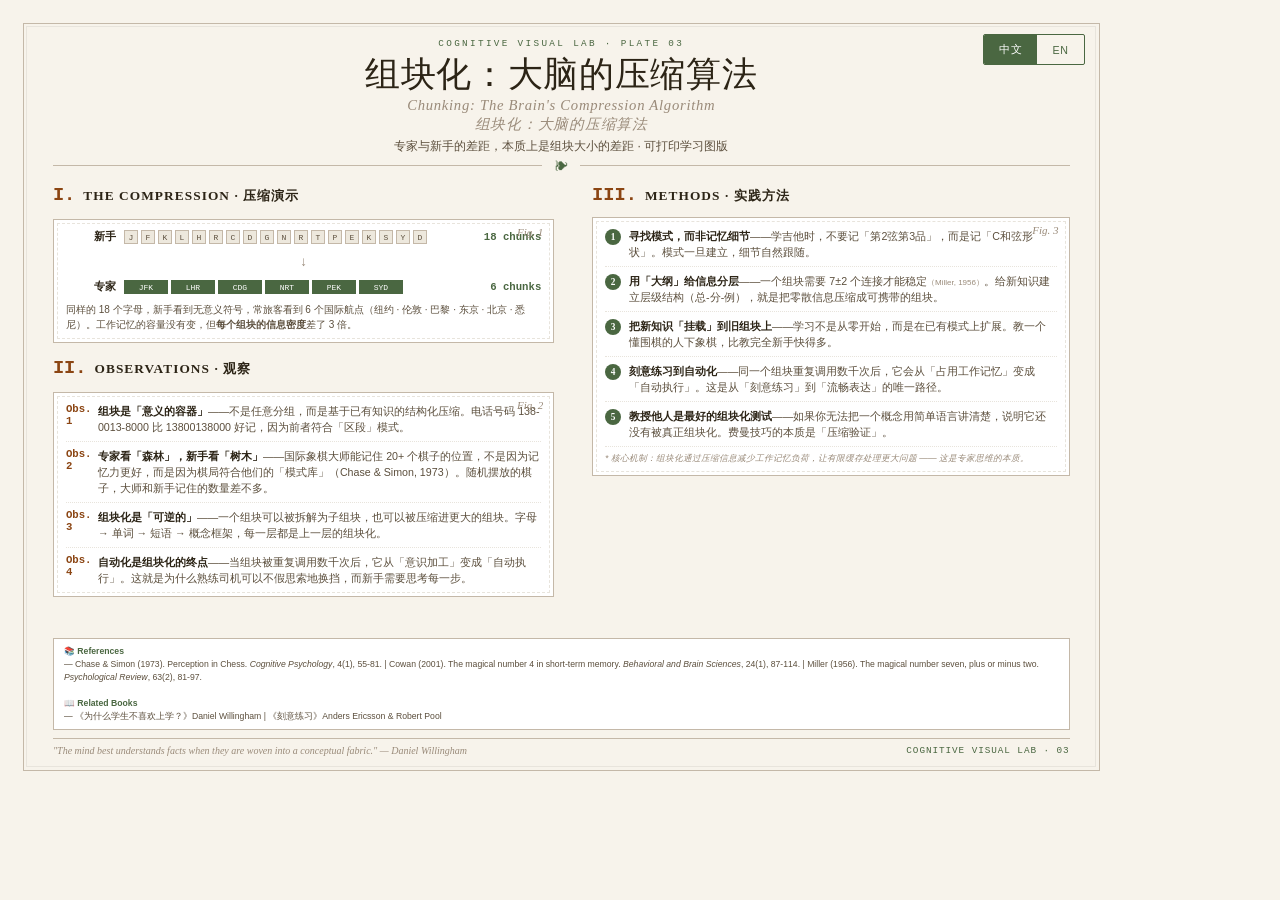
<file: products/03-chunking/index.html>
<!DOCTYPE html>
<html lang="zh-CN">
<head>
<meta charset="UTF-8">
<meta name="viewport" content="width=device-width, initial-scale=1.0">
<title>Plate 03 · 组块化 | Chunking</title>
<style>
  @page { size: A4 landscape; margin: 12mm; }
  * { margin: 0; padding: 0; box-sizing: border-box; }

  :root {
    --parchment: #f7f3eb;
    --parchment-dark: #ede8dd;
    --sepia: #2C2416;
    --sepia-light: #5C4F3D;
    --bronze: #4A6741;
    --bronze-light: #9A8B7A;
    --gold: #8B4513;
    --rule: #C4B8A8;
    --rule-light: #e8e4dc;
  }

  body {
    font-family: "Noto Serif SC", "Songti SC", "STSong", Georgia, "Times New Roman", serif;
    background: var(--parchment);
    color: var(--sepia);
    width: 297mm;
    height: 210mm;
    overflow: hidden;
    position: relative;
    -webkit-font-smoothing: antialiased;
  }

  .plate {
    width: 100%; height: 100%;
    padding: 10mm 14mm;
    display: flex;
    flex-direction: column;
    position: relative;
  }

  .plate::before {
    content: "";
    position: absolute;
    top: 6mm; left: 6mm; right: 6mm; bottom: 6mm;
    border: 1px solid var(--rule);
    pointer-events: none;
    z-index: 0;
  }
  .plate::after {
    content: "";
    position: absolute;
    top: 7mm; left: 7mm; right: 7mm; bottom: 7mm;
    border: 0.5px solid var(--rule-light);
    pointer-events: none;
    z-index: 0;
  }

  .lang-toggle {
    position: absolute;
    top: 9mm; right: 10mm;
    z-index: 10;
    display: flex; gap: 0;
    border: 1px solid var(--bronze);
    border-radius: 2px;
    overflow: hidden;
    font-family: -apple-system, sans-serif;
    font-size: 8pt;
  }
  .lang-toggle button {
    background: transparent;
    border: none;
    padding: 2mm 4mm;
    cursor: pointer;
    color: var(--bronze);
    font-size: 8pt;
    letter-spacing: 0.5pt;
  }
  .lang-toggle button.active {
    background: var(--bronze);
    color: white;
  }

  [data-lang] { display: none; }
  [data-lang="zh"] { display: block; }
  body.lang-en [data-lang="zh"] { display: none; }
  body.lang-en [data-lang="en"] { display: block; }

  .header {
    text-align: center;
    padding-bottom: 10px;
    margin-bottom: 12px;
    border-bottom: 1px solid var(--rule);
    position: relative;
  }
  .header::after {
    content: '❧';
    position: absolute;
    bottom: -10px;
    left: 50%;
    transform: translateX(-50%);
    background: var(--parchment);
    padding: 0 12px;
    color: var(--bronze);
    font-size: 14px;
  }

  .series-label {
    font-family: "Courier New", monospace;
    font-size: 7pt;
    letter-spacing: 0.25em;
    text-transform: uppercase;
    color: var(--bronze);
    margin-bottom: 6px;
  }

  .title {
    font-size: 26pt;
    font-weight: 400;
    line-height: 1.15;
    letter-spacing: 0.02em;
    margin-bottom: 4px;
  }
  .title-en {
    display: block;
    font-size: 11pt;
    color: var(--bronze-light);
    font-style: italic;
    letter-spacing: 0.05em;
    margin-top: 2px;
  }
  .subtitle {
    font-size: 9pt;
    color: var(--sepia-light);
    margin-top: 6px;
    font-family: "Helvetica Neue", "PingFang SC", sans-serif;
  }

  .main {
    flex: 1;
    display: flex;
    gap: 10mm;
    margin-top: 8px;
    min-height: 0;
  }

  .left-col {
    flex: 1.05;
    display: flex;
    flex-direction: column;
    gap: 10px;
  }
  .right-col {
    flex: 1;
    display: flex;
    flex-direction: column;
    gap: 8px;
  }

  .section-header {
    display: flex;
    align-items: baseline;
    gap: 8px;
    margin-bottom: 4px;
  }
  .section-num {
    font-family: "Courier New", monospace;
    font-size: 14pt;
    font-weight: 700;
    color: var(--gold);
    line-height: 1;
  }
  .section-title {
    font-size: 10pt;
    font-weight: 700;
    letter-spacing: 0.08em;
    text-transform: uppercase;
    color: var(--sepia);
  }

  .panel {
    background: white;
    border: 1px solid var(--rule);
    padding: 10px 12px;
    position: relative;
  }
  .panel::before {
    content: "";
    position: absolute;
    top: 3px; left: 3px; right: 3px; bottom: 3px;
    border: 0.5px dashed var(--rule-light);
    pointer-events: none;
  }

  .fig-label {
    position: absolute;
    top: 6px;
    right: 10px;
    font-size: 11px;
    color: var(--bronze-light);
    font-style: italic;
    font-family: Georgia, serif;
  }

  /* CHUNK VISUAL */
  .chunk-visual {
    display: flex;
    flex-direction: column;
    gap: 10px;
  }

  .chunk-row {
    display: flex;
    align-items: center;
    gap: 8px;
  }

  .chunk-label {
    font-size: 8pt;
    font-weight: 700;
    color: var(--sepia);
    width: 50px;
    text-align: right;
    font-family: "Helvetica Neue", "PingFang SC", sans-serif;
  }

  .chunk-blocks {
    display: flex;
    gap: 3px;
    flex-wrap: wrap;
    flex: 1;
  }

  .chunk-block {
    width: 14px;
    height: 14px;
    border: 0.5px solid var(--rule);
    display: flex;
    align-items: center;
    justify-content: center;
    font-size: 6pt;
    font-family: "Courier New", monospace;
  }

  .chunk-block.isolated {
    background: var(--parchment-dark);
    color: var(--sepia-light);
  }

  .chunk-block.grouped {
    background: var(--bronze);
    color: white;
    border-color: var(--bronze);
  }

  .chunk-arrow {
    font-size: 12pt;
    color: var(--bronze-light);
    margin: 0 4px;
  }

  .chunk-count {
    font-size: 8pt;
    color: var(--bronze);
    font-weight: 600;
    font-family: "Courier New", monospace;
  }

  /* OBSERVATIONS */
  .obs-item {
    display: flex;
    gap: 8px;
    margin-bottom: 6px;
    padding-bottom: 6px;
    border-bottom: 1px dotted var(--rule-light);
  }
  .obs-item:last-child {
    margin-bottom: 0;
    padding-bottom: 0;
    border-bottom: none;
  }

  .obs-num {
    font-family: "Courier New", monospace;
    font-size: 8pt;
    font-weight: 700;
    color: var(--gold);
    min-width: 24px;
  }

  .obs-text {
    font-size: 8pt;
    line-height: 1.5;
    color: var(--sepia-light);
    font-family: "Helvetica Neue", "PingFang SC", sans-serif;
  }
  .obs-text strong {
    color: var(--sepia);
    font-weight: 600;
  }

  /* METHODS */
  .method-item {
    display: flex;
    gap: 8px;
    margin-bottom: 6px;
    padding-bottom: 6px;
    border-bottom: 1px dotted var(--rule-light);
    align-items: flex-start;
  }
  .method-item:last-child {
    margin-bottom: 0;
    padding-bottom: 0;
    border-bottom: none;
  }

  .method-marker {
    width: 16px;
    height: 16px;
    border-radius: 50%;
    background: var(--bronze);
    color: white;
    display: flex;
    align-items: center;
    justify-content: center;
    font-size: 7pt;
    font-weight: 700;
    flex-shrink: 0;
    margin-top: 1px;
  }

  .method-text {
    font-size: 8pt;
    line-height: 1.5;
    color: var(--sepia-light);
    font-family: "Helvetica Neue", "PingFang SC", sans-serif;
  }
  .method-text strong {
    color: var(--sepia);
    font-weight: 600;
  }

  .footnote {
    font-size: 6.5pt;
    color: var(--bronze-light);
    font-style: italic;
    margin-top: 4px;
    font-family: "Helvetica Neue", "PingFang SC", sans-serif;
  }

  .footer {
    margin-top: 8px;
    padding-top: 6px;
    border-top: 1px solid var(--rule);
    display: flex;
    justify-content: space-between;
    align-items: center;
    flex-shrink: 0;
  }

  .footer-left {
    font-style: italic;
    font-size: 7.5pt;
    color: var(--bronze-light);
  }

  .footer-right {
    font-family: "Courier New", monospace;
    font-size: 7pt;
    letter-spacing: 0.1em;
    color: var(--bronze);
  }

  @media print {
    body { -webkit-print-color-adjust: exact; print-color-adjust: exact; }
    .lang-toggle { display: none; }
  }
</style>
</head>
<body>
<div class="plate">
  <div class="lang-toggle">
    <button class="lang-btn active" onclick="setLang('zh')">中文</button>
    <button class="lang-btn" onclick="setLang('en')">EN</button>
  </div>

  <div class="header">
    <div class="series-label">Cognitive Visual Lab · Plate 03</div>
    <h1 class="title">
      <span data-lang="zh">组块化：大脑的压缩算法</span>
      <span data-lang="en">Chunking: The Brain's Compression Algorithm</span>
      <span class="title-en" data-lang="zh">Chunking: The Brain's Compression Algorithm</span>
      <span class="title-en" data-lang="en">组块化：大脑的压缩算法</span>
    </h1>
    <p class="subtitle" data-lang="zh">专家与新手的差距，本质上是组块大小的差距 · 可打印学习图版</p>
    <p class="subtitle" data-lang="en">The gap between experts and novices is the size of their chunks · Printable Plate</p>
  </div>

  <div class="main">
    <div class="left-col">
      <!-- FIG 1: CHUNK VISUALIZATION -->
      <div class="section-header">
        <span class="section-num">I.</span>
        <span class="section-title" data-lang="zh">THE COMPRESSION · 压缩演示</span>
        <span class="section-title" data-lang="en">THE COMPRESSION · Demonstration</span>
      </div>

      <div class="panel">
        <span class="fig-label">Fig. 1</span>
        <div class="chunk-visual">
          <!-- Novice -->
          <div class="chunk-row">
            <span class="chunk-label" data-lang="zh">新手</span>
            <span class="chunk-label" data-lang="en">Novice</span>
            <div class="chunk-blocks">
              <div class="chunk-block isolated">J</div>
              <div class="chunk-block isolated">F</div>
              <div class="chunk-block isolated">K</div>
              <div class="chunk-block isolated">L</div>
              <div class="chunk-block isolated">H</div>
              <div class="chunk-block isolated">R</div>
              <div class="chunk-block isolated">C</div>
              <div class="chunk-block isolated">D</div>
              <div class="chunk-block isolated">G</div>
              <div class="chunk-block isolated">N</div>
              <div class="chunk-block isolated">R</div>
              <div class="chunk-block isolated">T</div>
              <div class="chunk-block isolated">P</div>
              <div class="chunk-block isolated">E</div>
              <div class="chunk-block isolated">K</div>
              <div class="chunk-block isolated">S</div>
              <div class="chunk-block isolated">Y</div>
              <div class="chunk-block isolated">D</div>
            </div>
            <span class="chunk-count">18 chunks</span>
          </div>

          <!-- Arrow -->
          <div style="text-align: center; font-size: 10pt; color: var(--bronze-light);">↓</div>

          <!-- Expert -->
          <div class="chunk-row">
            <span class="chunk-label" data-lang="zh">专家</span>
            <span class="chunk-label" data-lang="en">Expert</span>
            <div class="chunk-blocks">
              <div class="chunk-block grouped" style="width: 44px;">JFK</div>
              <div class="chunk-block grouped" style="width: 44px;">LHR</div>
              <div class="chunk-block grouped" style="width: 44px;">CDG</div>
              <div class="chunk-block grouped" style="width: 44px;">NRT</div>
              <div class="chunk-block grouped" style="width: 44px;">PEK</div>
              <div class="chunk-block grouped" style="width: 44px;">SYD</div>
            </div>
            <span class="chunk-count">6 chunks</span>
          </div>
        </div>

        <p style="font-size: 7.5pt; color: var(--sepia-light); margin-top: 8px; font-family: 'Helvetica Neue', 'PingFang SC', sans-serif; line-height: 1.5;" data-lang="zh">
          同样的 18 个字母，新手看到无意义符号，常旅客看到 6 个国际航点（纽约 · 伦敦 · 巴黎 · 东京 · 北京 · 悉尼）。工作记忆的容量没有变，但<strong>每个组块的信息密度</strong>差了 3 倍。
        </p>
        <p style="font-size: 7.5pt; color: var(--sepia-light); margin-top: 8px; font-family: 'Helvetica Neue', 'PingFang SC', sans-serif; line-height: 1.5;" data-lang="en">
          The same 18 letters: a novice sees meaningless symbols, a frequent flyer sees 6 international airports (New York · London · Paris · Tokyo · Beijing · Sydney). Working memory capacity hasn't changed, but <strong>the information density per chunk</strong> differs by 3×.
        </p>
      </div>

      <!-- FIG 2: EXPERT VS NOVICE -->
      <div class="section-header" style="margin-top: 6px;">
        <span class="section-num">II.</span>
        <span class="section-title" data-lang="zh">OBSERVATIONS · 观察</span>
        <span class="section-title" data-lang="en">OBSERVATIONS · Observations</span>
      </div>

      <div class="panel">
        <span class="fig-label">Fig. 2</span>

        <div class="obs-item">
          <span class="obs-num">Obs. 1</span>
          <div class="obs-text">
            <span data-lang="zh"><strong>组块是「意义的容器」</strong>——不是任意分组，而是基于已有知识的结构化压缩。电话号码 138-0013-8000 比 13800138000 好记，因为前者符合「区段」模式。</span>
            <span data-lang="en"><strong>Chunks are "containers of meaning"</strong> — not arbitrary grouping, but structured compression based on prior knowledge. A phone number 138-0013-8000 is easier than 13800138000 because the former fits the "segment" pattern.</span>
          </div>
        </div>

        <div class="obs-item">
          <span class="obs-num">Obs. 2</span>
          <div class="obs-text">
            <span data-lang="zh"><strong>专家看「森林」，新手看「树木」</strong>——国际象棋大师能记住 20+ 个棋子的位置，不是因为记忆力更好，而是因为棋局符合他们的「模式库」（Chase & Simon, 1973）。随机摆放的棋子，大师和新手记住的数量差不多。</span>
            <span data-lang="en"><strong>Experts see the forest, novices see the trees</strong> — Chess masters remember 20+ piece positions not because of better memory, but because positions fit their "pattern library" (Chase & Simon, 1973). With random arrangements, masters and novices perform equally.</span>
          </div>
        </div>

        <div class="obs-item">
          <span class="obs-num">Obs. 3</span>
          <div class="obs-text">
            <span data-lang="zh"><strong>组块化是「可逆的」</strong>——一个组块可以被拆解为子组块，也可以被压缩进更大的组块。字母 → 单词 → 短语 → 概念框架，每一层都是上一层的组块化。</span>
            <span data-lang="en"><strong>Chunking is reversible</strong> — A chunk can be unpacked into sub-chunks or compressed into a larger chunk. Letters → words → phrases → conceptual frameworks; each level is a chunking of the previous.</span>
          </div>
        </div>

        <div class="obs-item">
          <span class="obs-num">Obs. 4</span>
          <div class="obs-text">
            <span data-lang="zh"><strong>自动化是组块化的终点</strong>——当组块被重复调用数千次后，它从「意识加工」变成「自动执行」。这就是为什么熟练司机可以不假思索地换挡，而新手需要思考每一步。</span>
            <span data-lang="en"><strong>Automation is the endpoint of chunking</strong> — After thousands of repetitions, a chunk shifts from "conscious processing" to "automatic execution." This is why experienced drivers shift gears without thinking, while novices deliberate each step.</span>
          </div>
        </div>
      </div>
    </div>

    <div class="right-col">
      <!-- FIG 3: METHODS -->
      <div class="section-header">
        <span class="section-num">III.</span>
        <span class="section-title" data-lang="zh">METHODS · 实践方法</span>
        <span class="section-title" data-lang="en">METHODS · Practical Methods</span>
      </div>

      <div class="panel">
        <span class="fig-label">Fig. 3</span>

        <div class="method-item">
          <div class="method-marker">1</div>
          <div class="method-text">
            <span data-lang="zh"><strong>寻找模式，而非记忆细节</strong>——学吉他时，不要记「第2弦第3品」，而是记「C和弦形状」。模式一旦建立，细节自然跟随。</span>
            <span data-lang="en"><strong>Look for patterns, not details</strong> — When learning guitar, don't memorize "2nd string, 3rd fret"; memorize the "C chord shape." Once the pattern is established, details follow naturally.</span>
          </div>
        </div>

        <div class="method-item">
          <div class="method-marker">2</div>
          <div class="method-text">
            <span data-lang="zh"><strong>用「大纲」给信息分层</strong>——一个组块需要 7±2 个连接才能稳定<span style="font-size: 6pt; color: var(--bronze-light);">（Miller, 1956）</span>。给新知识建立层级结构（总-分-例），就是把零散信息压缩成可携带的组块。</span>
            <span data-lang="en"><strong>Use outlines to layer information</strong> — A chunk needs 7±2 connections to stabilize<span style="font-size: 6pt; color: var(--bronze-light);"> (Miller, 1956)</span>. Creating hierarchical structure (general → specific → example) compresses scattered information into portable chunks.</span>
          </div>
        </div>

        <div class="method-item">
          <div class="method-marker">3</div>
          <div class="method-text">
            <span data-lang="zh"><strong>把新知识「挂载」到旧组块上</strong>——学习不是从零开始，而是在已有模式上扩展。教一个懂围棋的人下象棋，比教完全新手快得多。</span>
            <span data-lang="en"><strong>Mount new knowledge onto old chunks</strong> — Learning doesn't start from zero; it extends existing patterns. Teaching chess to a Go player is far faster than teaching a complete beginner.</span>
          </div>
        </div>

        <div class="method-item">
          <div class="method-marker">4</div>
          <div class="method-text">
            <span data-lang="zh"><strong>刻意练习到自动化</strong>——同一个组块重复调用数千次后，它会从「占用工作记忆」变成「自动执行」。这是从「刻意练习」到「流畅表达」的唯一路径。</span>
            <span data-lang="en"><strong>Deliberate practice until automatic</strong> — After calling the same chunk thousands of times, it shifts from "occupying working memory" to "automatic execution." This is the only path from deliberate practice to fluent expression.</span>
          </div>
        </div>

        <div class="method-item">
          <div class="method-marker">5</div>
          <div class="method-text">
            <span data-lang="zh"><strong>教授他人是最好的组块化测试</strong>——如果你无法把一个概念用简单语言讲清楚，说明它还没有被真正组块化。费曼技巧的本质是「压缩验证」。</span>
            <span data-lang="en"><strong>Teaching others is the best chunking test</strong> — If you can't explain a concept in simple terms, it hasn't been truly chunked. The Feynman Technique is essentially "compression verification."</span>
          </div>
        </div>

        <p class="footnote" data-lang="zh">
          * 核心机制：组块化通过压缩信息减少工作记忆负荷，让有限缓存处理更大问题 —— 这是专家思维的本质。
        </p>
        <p class="footnote" data-lang="en">
          * Core mechanism: Chunking reduces working memory load by compressing information, allowing limited cache to handle larger problems — this is the essence of expert thinking.
        </p>
      </div>
    </div>
  </div>

  <div style="margin-top: 6px; padding: 6px 10px; background: white; border: 1px solid var(--rule); font-size: 6.5pt; color: var(--sepia-light); font-family: 'Helvetica Neue', 'PingFang SC', sans-serif; line-height: 1.5;">
    <span style="font-weight: 700; color: var(--bronze);">📚 References</span>
    <span data-lang="zh"> — Chase & Simon (1973). Perception in Chess. <i>Cognitive Psychology</i>, 4(1), 55-81. | Cowan (2001). The magical number 4 in short-term memory. <i>Behavioral and Brain Sciences</i>, 24(1), 87-114. | Miller (1956). The magical number seven, plus or minus two. <i>Psychological Review</i>, 63(2), 81-97.</span>
    <span data-lang="en"> — Chase & Simon (1973). Perception in Chess. <i>Cognitive Psychology</i>, 4(1), 55-81. | Cowan (2001). The magical number 4 in short-term memory. <i>Behavioral and Brain Sciences</i>, 24(1), 87-114. | Miller (1956). The magical number seven, plus or minus two. <i>Psychological Review</i>, 63(2), 81-97.</span>
    <br>
    <span style="font-weight: 700; color: var(--bronze);">📖 Related Books</span>
    <span data-lang="zh"> — 《为什么学生不喜欢上学？》Daniel Willingham | 《刻意练习》Anders Ericsson & Robert Pool</span>
    <span data-lang="en"> — <i>Why Don't Students Like School?</i> Daniel Willingham | <i>Peak: Secrets from the New Science of Expertise</i> Anders Ericsson</span>
  </div>

  <div class="footer">
    <div class="footer-left">"The mind best understands facts when they are woven into a conceptual fabric." — Daniel Willingham</div>
    <div class="footer-right">COGNITIVE VISUAL LAB · 03</div>
  </div>
</div>

<script>
function setLang(lang) {
  document.body.classList.toggle('lang-en', lang === 'en');
  document.querySelectorAll('.lang-btn').forEach(btn => {
    btn.classList.toggle('active',
      (lang === 'zh' && btn.textContent === '中文') ||
      (lang === 'en' && btn.textContent === 'EN')
    );
  });
}
</script>
</body>
</html>
</file>
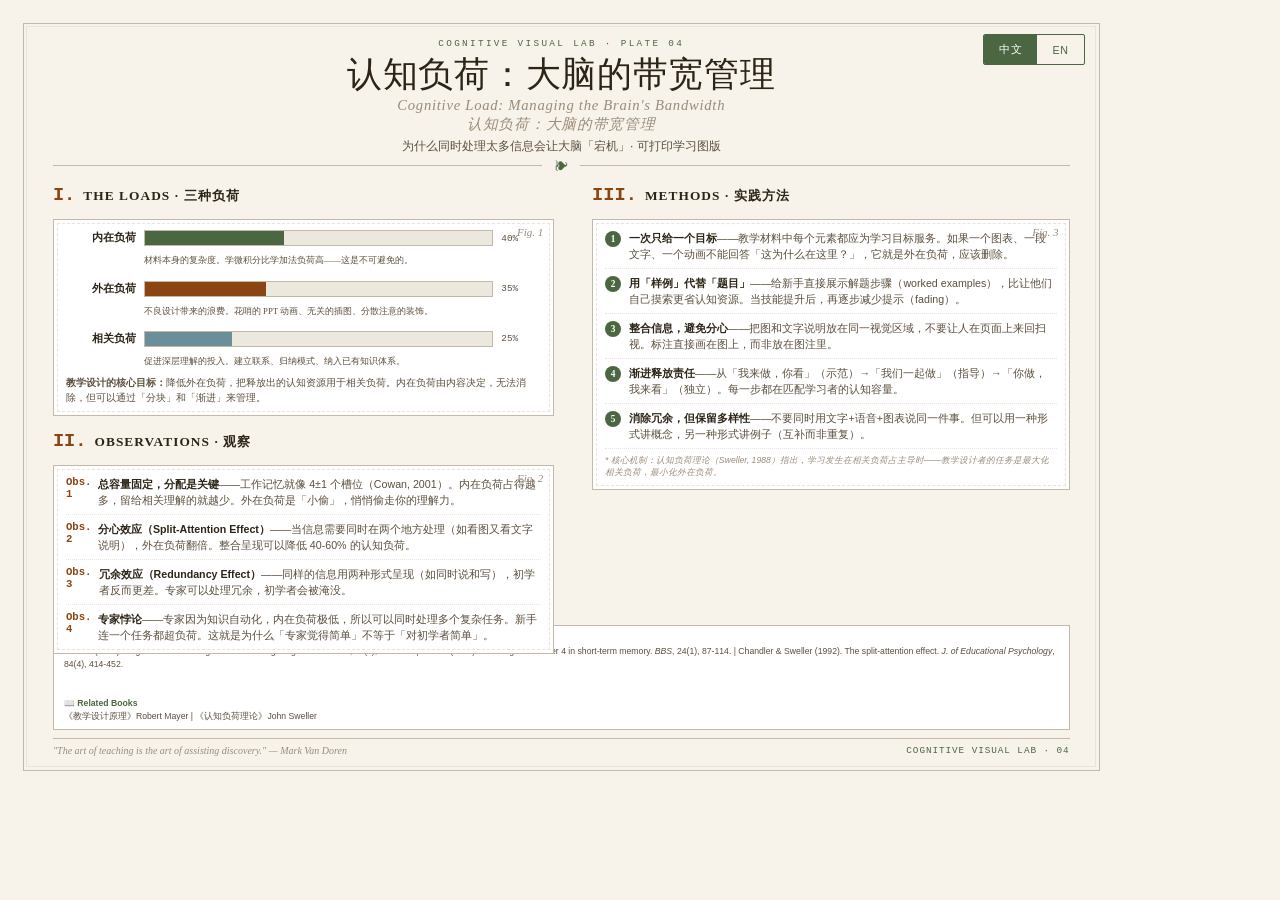
<file: products/04-cognitive-load/index.html>
<!DOCTYPE html>
<html lang="zh-CN">
<head>
<meta charset="UTF-8">
<meta name="viewport" content="width=device-width, initial-scale=1.0">
<title>Plate 04 · 认知负荷 | Cognitive Load</title>
<style>
  @page { size: A4 landscape; margin: 12mm; }
  * { margin: 0; padding: 0; box-sizing: border-box; }
  :root {
    --parchment: #f7f3eb;
    --parchment-dark: #ede8dd;
    --sepia: #2C2416;
    --sepia-light: #5C4F3D;
    --bronze: #4A6741;
    --bronze-light: #9A8B7A;
    --gold: #8B4513;
    --rule: #C4B8A8;
    --rule-light: #e8e4dc;
  }
  body {
    font-family: "Noto Serif SC", "Songti SC", "STSong", Georgia, "Times New Roman", serif;
    background: var(--parchment);
    color: var(--sepia);
    width: 297mm;
    height: 210mm;
    overflow: hidden;
    position: relative;
    -webkit-font-smoothing: antialiased;
  }
  .plate {
    width: 100%; height: 100%;
    padding: 10mm 14mm;
    display: flex;
    flex-direction: column;
    position: relative;
  }
  .plate::before {
    content: "";
    position: absolute;
    top: 6mm; left: 6mm; right: 6mm; bottom: 6mm;
    border: 1px solid var(--rule);
    pointer-events: none;
    z-index: 0;
  }
  .plate::after {
    content: "";
    position: absolute;
    top: 7mm; left: 7mm; right: 7mm; bottom: 7mm;
    border: 0.5px solid var(--rule-light);
    pointer-events: none;
    z-index: 0;
  }
  .lang-toggle {
    position: absolute;
    top: 9mm; right: 10mm;
    z-index: 10;
    display: flex; gap: 0;
    border: 1px solid var(--bronze);
    border-radius: 2px;
    overflow: hidden;
    font-family: -apple-system, sans-serif;
    font-size: 8pt;
  }
  .lang-toggle button {
    background: transparent;
    border: none;
    padding: 2mm 4mm;
    cursor: pointer;
    color: var(--bronze);
    font-size: 8pt;
    letter-spacing: 0.5pt;
  }
  .lang-toggle button.active {
    background: var(--bronze);
    color: white;
  }
  [data-lang] { display: none; }
  [data-lang="zh"] { display: block; }
  body.lang-en [data-lang="zh"] { display: none; }
  body.lang-en [data-lang="en"] { display: block; }

  .header {
    text-align: center;
    padding-bottom: 10px;
    margin-bottom: 12px;
    border-bottom: 1px solid var(--rule);
    position: relative;
  }
  .header::after {
    content: '❧';
    position: absolute;
    bottom: -10px;
    left: 50%;
    transform: translateX(-50%);
    background: var(--parchment);
    padding: 0 12px;
    color: var(--bronze);
    font-size: 14px;
  }
  .series-label {
    font-family: "Courier New", monospace;
    font-size: 7pt;
    letter-spacing: 0.25em;
    text-transform: uppercase;
    color: var(--bronze);
    margin-bottom: 6px;
  }
  .title {
    font-size: 26pt;
    font-weight: 400;
    line-height: 1.15;
    letter-spacing: 0.02em;
    margin-bottom: 4px;
  }
  .title-en {
    display: block;
    font-size: 11pt;
    color: var(--bronze-light);
    font-style: italic;
    letter-spacing: 0.05em;
    margin-top: 2px;
  }
  .subtitle {
    font-size: 9pt;
    color: var(--sepia-light);
    margin-top: 6px;
    font-family: "Helvetica Neue", "PingFang SC", sans-serif;
  }
  .main {
    flex: 1;
    display: flex;
    gap: 10mm;
    margin-top: 8px;
    min-height: 0;
  }
  .left-col {
    flex: 1.05;
    display: flex;
    flex-direction: column;
    gap: 10px;
  }
  .right-col {
    flex: 1;
    display: flex;
    flex-direction: column;
    gap: 10px;
  }
  .section-header {
    display: flex;
    align-items: baseline;
    gap: 8px;
    margin-bottom: 4px;
  }
  .section-num {
    font-family: "Courier New", monospace;
    font-size: 14pt;
    font-weight: 700;
    color: var(--gold);
    line-height: 1;
  }
  .section-title {
    font-size: 10pt;
    font-weight: 700;
    letter-spacing: 0.08em;
    text-transform: uppercase;
    color: var(--sepia);
  }
  .panel {
    background: white;
    border: 1px solid var(--rule);
    padding: 10px 12px;
    position: relative;
  }
  .panel::before {
    content: "";
    position: absolute;
    top: 3px; left: 3px; right: 3px; bottom: 3px;
    border: 0.5px dashed var(--rule-light);
    pointer-events: none;
  }
  .fig-label {
    position: absolute;
    top: 6px;
    right: 10px;
    font-size: 11px;
    color: var(--bronze-light);
    font-style: italic;
    font-family: Georgia, serif;
  }

  /* JUGGLER VISUAL */
  .juggler-visual {
    display: flex;
    flex-direction: column;
    gap: 8px;
  }
  .load-bar {
    display: flex;
    align-items: center;
    gap: 8px;
  }
  .load-label {
    font-size: 8pt;
    font-weight: 700;
    width: 70px;
    text-align: right;
    font-family: "Helvetica Neue", "PingFang SC", sans-serif;
  }
  .load-track {
    flex: 1;
    height: 16px;
    background: var(--parchment-dark);
    border: 0.5px solid var(--rule);
    position: relative;
  }
  .load-fill {
    height: 100%;
    position: relative;
  }
  .fill-intrinsic { background: var(--bronze); }
  .fill-extraneous { background: var(--gold); }
  .fill-germane { background: #6B8E9B; }
  .load-value {
    font-size: 7pt;
    font-family: "Courier New", monospace;
    color: var(--sepia-light);
    width: 40px;
    text-align: left;
  }

  .obs-item {
    display: flex;
    gap: 8px;
    margin-bottom: 6px;
    padding-bottom: 6px;
    border-bottom: 1px dotted var(--rule-light);
  }
  .obs-item:last-child {
    margin-bottom: 0;
    padding-bottom: 0;
    border-bottom: none;
  }
  .obs-num {
    font-family: "Courier New", monospace;
    font-size: 8pt;
    font-weight: 700;
    color: var(--gold);
    min-width: 24px;
  }
  .obs-text {
    font-size: 8pt;
    line-height: 1.5;
    color: var(--sepia-light);
    font-family: "Helvetica Neue", "PingFang SC", sans-serif;
  }
  .obs-text strong {
    color: var(--sepia);
    font-weight: 600;
  }
  .method-item {
    display: flex;
    gap: 8px;
    margin-bottom: 6px;
    padding-bottom: 6px;
    border-bottom: 1px dotted var(--rule-light);
    align-items: flex-start;
  }
  .method-item:last-child {
    margin-bottom: 0;
    padding-bottom: 0;
    border-bottom: none;
  }
  .method-marker {
    width: 16px;
    height: 16px;
    border-radius: 50%;
    background: var(--bronze);
    color: white;
    display: flex;
    align-items: center;
    justify-content: center;
    font-size: 7pt;
    font-weight: 700;
    flex-shrink: 0;
    margin-top: 1px;
  }
  .method-text {
    font-size: 8pt;
    line-height: 1.5;
    color: var(--sepia-light);
    font-family: "Helvetica Neue", "PingFang SC", sans-serif;
  }
  .method-text strong {
    color: var(--sepia);
    font-weight: 600;
  }
  .footnote {
    font-size: 6.5pt;
    color: var(--bronze-light);
    font-style: italic;
    margin-top: 4px;
    font-family: "Helvetica Neue", "PingFang SC", sans-serif;
  }
  .references {
    margin-top: 6px;
    padding: 6px 10px;
    background: white;
    border: 1px solid var(--rule);
    font-size: 6.5pt;
    color: var(--sepia-light);
    font-family: "Helvetica Neue", "PingFang SC", sans-serif;
    line-height: 1.5;
  }
  .references strong {
    color: var(--bronze);
  }
  .footer {
    margin-top: 8px;
    padding-top: 6px;
    border-top: 1px solid var(--rule);
    display: flex;
    justify-content: space-between;
    align-items: center;
    flex-shrink: 0;
  }
  .footer-left {
    font-style: italic;
    font-size: 7.5pt;
    color: var(--bronze-light);
  }
  .footer-right {
    font-family: "Courier New", monospace;
    font-size: 7pt;
    letter-spacing: 0.1em;
    color: var(--bronze);
  }
  @media print {
    body { -webkit-print-color-adjust: exact; print-color-adjust: exact; }
    .lang-toggle { display: none; }
  }
</style>
</head>
<body>
<div class="plate">
  <div class="lang-toggle">
    <button class="lang-btn active" onclick="setLang('zh')">中文</button>
    <button class="lang-btn" onclick="setLang('en')">EN</button>
  </div>

  <div class="header">
    <div class="series-label">Cognitive Visual Lab · Plate 04</div>
    <h1 class="title">
      <span data-lang="zh">认知负荷：大脑的带宽管理</span>
      <span data-lang="en">Cognitive Load: Managing the Brain's Bandwidth</span>
      <span class="title-en" data-lang="zh">Cognitive Load: Managing the Brain's Bandwidth</span>
      <span class="title-en" data-lang="en">认知负荷：大脑的带宽管理</span>
    </h1>
    <p class="subtitle" data-lang="zh">为什么同时处理太多信息会让大脑「宕机」· 可打印学习图版</p>
    <p class="subtitle" data-lang="en">Why too much information at once makes the brain "freeze" · Printable Plate</p>
  </div>

  <div class="main">
    <div class="left-col">
      <div class="section-header">
        <span class="section-num">I.</span>
        <span class="section-title" data-lang="zh">THE LOADS · 三种负荷</span>
        <span class="section-title" data-lang="en">THE LOADS · Three Types</span>
      </div>

      <div class="panel">
        <span class="fig-label">Fig. 1</span>
        <div class="juggler-visual">
          <div class="load-bar">
            <span class="load-label" data-lang="zh">内在负荷</span>
            <span class="load-label" data-lang="en">Intrinsic</span>
            <div class="load-track">
              <div class="load-fill fill-intrinsic" style="width: 40%;"></div>
            </div>
            <span class="load-value">40%</span>
          </div>
          <div style="font-size: 6.5pt; color: var(--sepia-light); margin-left: 78px; line-height: 1.4;" data-lang="zh">材料本身的复杂度。学微积分比学加法负荷高——这是不可避免的。</div>
          <div style="font-size: 6.5pt; color: var(--sepia-light); margin-left: 78px; line-height: 1.4;" data-lang="en">Complexity inherent to the material. Calculus is harder than addition — unavoidable.</div>

          <div class="load-bar" style="margin-top: 6px;">
            <span class="load-label" data-lang="zh">外在负荷</span>
            <span class="load-label" data-lang="en">Extraneous</span>
            <div class="load-track">
              <div class="load-fill fill-extraneous" style="width: 35%;"></div>
            </div>
            <span class="load-value">35%</span>
          </div>
          <div style="font-size: 6.5pt; color: var(--sepia-light); margin-left: 78px; line-height: 1.4;" data-lang="zh">不良设计带来的浪费。花哨的 PPT 动画、无关的插图、分散注意的装饰。</div>
          <div style="font-size: 6.5pt; color: var(--sepia-light); margin-left: 78px; line-height: 1.4;" data-lang="en">Waste from poor design. Fancy PPT animations, irrelevant images, distracting decoration.</div>

          <div class="load-bar" style="margin-top: 6px;">
            <span class="load-label" data-lang="zh">相关负荷</span>
            <span class="load-label" data-lang="en">Germane</span>
            <div class="load-track">
              <div class="load-fill fill-germane" style="width: 25%;"></div>
            </div>
            <span class="load-value">25%</span>
          </div>
          <div style="font-size: 6.5pt; color: var(--sepia-light); margin-left: 78px; line-height: 1.4;" data-lang="zh">促进深层理解的投入。建立联系、归纳模式、纳入已有知识体系。</div>
          <div style="font-size: 6.5pt; color: var(--sepia-light); margin-left: 78px; line-height: 1.4;" data-lang="en">Investment in deep understanding. Building connections, recognizing patterns, integrating knowledge.</div>
        </div>

        <p style="margin-top: 8px; font-size: 7.5pt; color: var(--sepia-light); font-family: 'Helvetica Neue', 'PingFang SC', sans-serif; line-height: 1.5;" data-lang="zh">
          <strong>教学设计的核心目标：</strong>降低外在负荷，把释放出的认知资源用于相关负荷。内在负荷由内容决定，无法消除，但可以通过「分块」和「渐进」来管理。
        </p>
        <p style="margin-top: 8px; font-size: 7.5pt; color: var(--sepia-light); font-family: 'Helvetica Neue', 'PingFang SC', sans-serif; line-height: 1.5;" data-lang="en">
          <strong>The core goal of instructional design:</strong> Reduce extraneous load, redirect freed resources to germane load. Intrinsic load is determined by content and cannot be eliminated, but can be managed through "chunking" and "scaffolding."
        </p>
      </div>

      <div class="section-header" style="margin-top: 6px;">
        <span class="section-num">II.</span>
        <span class="section-title" data-lang="zh">OBSERVATIONS · 观察</span>
        <span class="section-title" data-lang="en">OBSERVATIONS · Observations</span>
      </div>

      <div class="panel">
        <span class="fig-label">Fig. 2</span>

        <div class="obs-item">
          <span class="obs-num">Obs. 1</span>
          <div class="obs-text">
            <span data-lang="zh"><strong>总容量固定，分配是关键</strong>——工作记忆就像 4±1 个槽位（Cowan, 2001）。内在负荷占得越多，留给相关理解的就越少。外在负荷是「小偷」，悄悄偷走你的理解力。</span>
            <span data-lang="en"><strong>Total capacity is fixed; allocation is key</strong> — Working memory has ~4 slots (Cowan, 2001). The more intrinsic load consumes, the less remains for deep understanding. Extraneous load is a "thief" silently stealing comprehension.</span>
          </div>
        </div>

        <div class="obs-item">
          <span class="obs-num">Obs. 2</span>
          <div class="obs-text">
            <span data-lang="zh"><strong>分心效应（Split-Attention Effect）</strong>——当信息需要同时在两个地方处理（如看图又看文字说明），外在负荷翻倍。整合呈现可以降低 40-60% 的认知负荷。</span>
            <span data-lang="en"><strong>Split-Attention Effect</strong> — When information must be processed in two places simultaneously (e.g., diagram + text explanation), extraneous load doubles. Integrated presentation can reduce cognitive load by 40-60%.</span>
          </div>
        </div>

        <div class="obs-item">
          <span class="obs-num">Obs. 3</span>
          <div class="obs-text">
            <span data-lang="zh"><strong>冗余效应（Redundancy Effect）</strong>——同样的信息用两种形式呈现（如同时说和写），初学者反而更差。专家可以处理冗余，初学者会被淹没。</span>
            <span data-lang="en"><strong>Redundancy Effect</strong> — Presenting the same information in two forms (e.g., spoken + written simultaneously) harms novices. Experts can handle redundancy; novices are overwhelmed.</span>
          </div>
        </div>

        <div class="obs-item">
          <span class="obs-num">Obs. 4</span>
          <div class="obs-text">
            <span data-lang="zh"><strong>专家悖论</strong>——专家因为知识自动化，内在负荷极低，所以可以同时处理多个复杂任务。新手连一个任务都超负荷。这就是为什么「专家觉得简单」不等于「对初学者简单」。</span>
            <span data-lang="en"><strong>The Expert Paradox</strong> — Experts have automated knowledge, so intrinsic load is minimal, allowing multiple complex tasks. Novices are overwhelmed by one task. "Simple for an expert" ≠ "simple for a beginner."</span>
          </div>
        </div>
      </div>
    </div>

    <div class="right-col">
      <div class="section-header">
        <span class="section-num">III.</span>
        <span class="section-title" data-lang="zh">METHODS · 实践方法</span>
        <span class="section-title" data-lang="en">METHODS · Practical Methods</span>
      </div>

      <div class="panel">
        <span class="fig-label">Fig. 3</span>

        <div class="method-item">
          <div class="method-marker">1</div>
          <div class="method-text">
            <span data-lang="zh"><strong>一次只给一个目标</strong>——教学材料中每个元素都应为学习目标服务。如果一个图表、一段文字、一个动画不能回答「这为什么在这里？」，它就是外在负荷，应该删除。</span>
            <span data-lang="en"><strong>One goal at a time</strong> — Every element in instructional material should serve the learning objective. If a diagram, text, or animation cannot answer "Why is this here?" it's extraneous load and should be removed.</span>
          </div>
        </div>

        <div class="method-item">
          <div class="method-marker">2</div>
          <div class="method-text">
            <span data-lang="zh"><strong>用「样例」代替「题目」</strong>——给新手直接展示解题步骤（worked examples），比让他们自己摸索更省认知资源。当技能提升后，再逐步减少提示（fading）。</span>
            <span data-lang="en"><strong>Use worked examples instead of problems</strong> — Showing novices worked solution steps saves cognitive resources compared to letting them struggle. Fade prompts gradually as skill develops.</span>
          </div>
        </div>

        <div class="method-item">
          <div class="method-marker">3</div>
          <div class="method-text">
            <span data-lang="zh"><strong>整合信息，避免分心</strong>——把图和文字说明放在同一视觉区域，不要让人在页面上来回扫视。标注直接画在图上，而非放在图注里。</span>
            <span data-lang="en"><strong>Integrate information, avoid split attention</strong> — Place diagrams and explanations in the same visual area. Don't make readers scan back and forth. Label directly on diagrams, not in captions.</span>
          </div>
        </div>

        <div class="method-item">
          <div class="method-marker">4</div>
          <div class="method-text">
            <span data-lang="zh"><strong>渐进释放责任</strong>——从「我来做，你看」（示范）→「我们一起做」（指导）→「你做，我来看」（独立）。每一步都在匹配学习者的认知容量。</span>
            <span data-lang="en"><strong>Gradual release of responsibility</strong> — From "I do, you watch" (modeling) → "We do together" (guided) → "You do, I watch" (independent). Each step matches the learner's cognitive capacity.</span>
          </div>
        </div>

        <div class="method-item">
          <div class="method-marker">5</div>
          <div class="method-text">
            <span data-lang="zh"><strong>消除冗余，但保留多样性</strong>——不要同时用文字+语音+图表说同一件事。但可以用一种形式讲概念，另一种形式讲例子（互补而非重复）。</span>
            <span data-lang="en"><strong>Eliminate redundancy, but preserve variety</strong> — Don't present the same thing in text + audio + diagram simultaneously. But use one format for concepts and another for examples (complementary, not repetitive).</span>
          </div>
        </div>

        <p class="footnote" data-lang="zh">
          * 核心机制：认知负荷理论（Sweller, 1988）指出，学习发生在相关负荷占主导时——教学设计者的任务是最大化相关负荷，最小化外在负荷。
        </p>
        <p class="footnote" data-lang="en">
          * Core mechanism: Cognitive Load Theory (Sweller, 1988) states learning occurs when germane load dominates — instructional designers must maximize germane and minimize extraneous load.
        </p>
      </div>
    </div>
  </div>

  <div class="references">
    <strong>📚 References</strong><br>
    <span data-lang="zh">Sweller (1988). Cognitive Load During Problem Solving. <i>Cognitive Science</i>, 12(2), 257-285. | Cowan (2001). The magical number 4 in short-term memory. <i>BBS</i>, 24(1), 87-114. | Chandler & Sweller (1992). The split-attention effect. <i>J. of Educational Psychology</i>, 84(4), 414-452.</span>
    <span data-lang="en">Sweller (1988). Cognitive Load During Problem Solving. <i>Cognitive Science</i>, 12(2), 257-285. | Cowan (2001). The magical number 4 in short-term memory. <i>BBS</i>, 24(1), 87-114. | Chandler & Sweller (1992). The split-attention effect. <i>J. of Educational Psychology</i>, 84(4), 414-452.</span>
    <br><br>
    <strong>📖 Related Books</strong><br>
    <span data-lang="zh">《教学设计原理》Robert Mayer | 《认知负荷理论》John Sweller</span>
    <span data-lang="en"><i>Multimedia Learning</i> Richard Mayer | <i>Cognitive Load Theory</i> John Sweller</span>
  </div>

  <div class="footer">
    <div class="footer-left">"The art of teaching is the art of assisting discovery." — Mark Van Doren</div>
    <div class="footer-right">COGNITIVE VISUAL LAB · 04</div>
  </div>
</div>

<script>
function setLang(lang) {
  document.body.classList.toggle('lang-en', lang === 'en');
  document.querySelectorAll('.lang-btn').forEach(btn => {
    btn.classList.toggle('active',
      (lang === 'zh' && btn.textContent === '中文') ||
      (lang === 'en' && btn.textContent === 'EN')
    );
  });
}
</script>
</body>
</html>
</file>
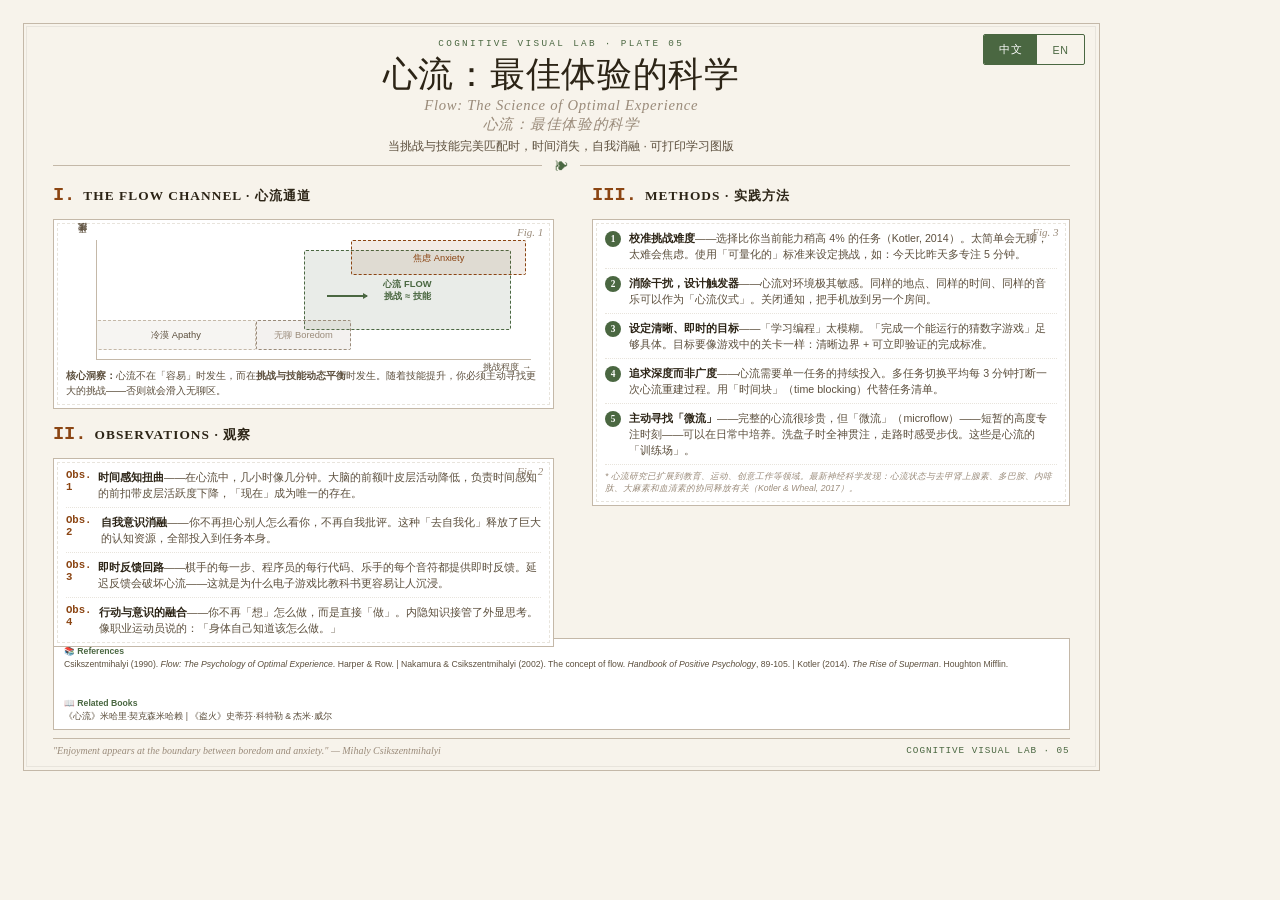
<file: products/05-flow/index.html>
<!DOCTYPE html>
<html lang="zh-CN">
<head>
<meta charset="UTF-8">
<meta name="viewport" content="width=device-width, initial-scale=1.0">
<title>Plate 05 · 心流 | Flow</title>
<style>
  @page { size: A4 landscape; margin: 12mm; }
  * { margin: 0; padding: 0; box-sizing: border-box; }
  :root {
    --parchment: #f7f3eb;
    --parchment-dark: #ede8dd;
    --sepia: #2C2416;
    --sepia-light: #5C4F3D;
    --bronze: #4A6741;
    --bronze-light: #9A8B7A;
    --gold: #8B4513;
    --rule: #C4B8A8;
    --rule-light: #e8e4dc;
  }
  body {
    font-family: "Noto Serif SC", "Songti SC", "STSong", Georgia, "Times New Roman", serif;
    background: var(--parchment);
    color: var(--sepia);
    width: 297mm;
    height: 210mm;
    overflow: hidden;
    position: relative;
    -webkit-font-smoothing: antialiased;
  }
  .plate {
    width: 100%; height: 100%;
    padding: 10mm 14mm;
    display: flex;
    flex-direction: column;
    position: relative;
  }
  .plate::before {
    content: "";
    position: absolute;
    top: 6mm; left: 6mm; right: 6mm; bottom: 6mm;
    border: 1px solid var(--rule);
    pointer-events: none;
    z-index: 0;
  }
  .plate::after {
    content: "";
    position: absolute;
    top: 7mm; left: 7mm; right: 7mm; bottom: 7mm;
    border: 0.5px solid var(--rule-light);
    pointer-events: none;
    z-index: 0;
  }
  .lang-toggle {
    position: absolute;
    top: 9mm; right: 10mm;
    z-index: 10;
    display: flex; gap: 0;
    border: 1px solid var(--bronze);
    border-radius: 2px;
    overflow: hidden;
    font-family: -apple-system, sans-serif;
    font-size: 8pt;
  }
  .lang-toggle button {
    background: transparent;
    border: none;
    padding: 2mm 4mm;
    cursor: pointer;
    color: var(--bronze);
    font-size: 8pt;
    letter-spacing: 0.5pt;
  }
  .lang-toggle button.active {
    background: var(--bronze);
    color: white;
  }
  [data-lang] { display: none; }
  [data-lang="zh"] { display: block; }
  body.lang-en [data-lang="zh"] { display: none; }
  body.lang-en [data-lang="en"] { display: block; }

  .header {
    text-align: center;
    padding-bottom: 10px;
    margin-bottom: 12px;
    border-bottom: 1px solid var(--rule);
    position: relative;
  }
  .header::after {
    content: '❧';
    position: absolute;
    bottom: -10px;
    left: 50%;
    transform: translateX(-50%);
    background: var(--parchment);
    padding: 0 12px;
    color: var(--bronze);
    font-size: 14px;
  }
  .series-label {
    font-family: "Courier New", monospace;
    font-size: 7pt;
    letter-spacing: 0.25em;
    text-transform: uppercase;
    color: var(--bronze);
    margin-bottom: 6px;
  }
  .title {
    font-size: 26pt;
    font-weight: 400;
    line-height: 1.15;
    letter-spacing: 0.02em;
    margin-bottom: 4px;
  }
  .title-en {
    display: block;
    font-size: 11pt;
    color: var(--bronze-light);
    font-style: italic;
    letter-spacing: 0.05em;
    margin-top: 2px;
  }
  .subtitle {
    font-size: 9pt;
    color: var(--sepia-light);
    margin-top: 6px;
    font-family: "Helvetica Neue", "PingFang SC", sans-serif;
  }
  .main {
    flex: 1;
    display: flex;
    gap: 10mm;
    margin-top: 8px;
    min-height: 0;
  }
  .left-col {
    flex: 1.05;
    display: flex;
    flex-direction: column;
    gap: 10px;
  }
  .right-col {
    flex: 1;
    display: flex;
    flex-direction: column;
    gap: 10px;
  }
  .section-header {
    display: flex;
    align-items: baseline;
    gap: 8px;
    margin-bottom: 4px;
  }
  .section-num {
    font-family: "Courier New", monospace;
    font-size: 14pt;
    font-weight: 700;
    color: var(--gold);
    line-height: 1;
  }
  .section-title {
    font-size: 10pt;
    font-weight: 700;
    letter-spacing: 0.08em;
    text-transform: uppercase;
    color: var(--sepia);
  }
  .panel {
    background: white;
    border: 1px solid var(--rule);
    padding: 10px 12px;
    position: relative;
  }
  .panel::before {
    content: "";
    position: absolute;
    top: 3px; left: 3px; right: 3px; bottom: 3px;
    border: 0.5px dashed var(--rule-light);
    pointer-events: none;
  }
  .fig-label {
    position: absolute;
    top: 6px;
    right: 10px;
    font-size: 11px;
    color: var(--bronze-light);
    font-style: italic;
    font-family: Georgia, serif;
  }

  /* FLOW CHANNEL VISUAL */
  .flow-channel {
    position: relative;
    width: 100%;
    height: 130px;
    margin-bottom: 8px;
  }
  .flow-axis-x {
    position: absolute;
    bottom: 0;
    left: 30px;
    right: 10px;
    height: 1px;
    background: var(--rule);
  }
  .flow-axis-y {
    position: absolute;
    left: 30px;
    top: 10px;
    bottom: 0;
    width: 1px;
    background: var(--rule);
  }
  .axis-label-x {
    position: absolute;
    bottom: -14px;
    right: 0;
    font-size: 7pt;
    color: var(--sepia-light);
    font-family: "Helvetica Neue", "PingFang SC", sans-serif;
  }
  .axis-label-y {
    position: absolute;
    top: 0;
    left: -20px;
    font-size: 7pt;
    color: var(--sepia-light);
    writing-mode: vertical-rl;
    text-orientation: mixed;
    font-family: "Helvetica Neue", "PingFang SC", sans-serif;
    transform: rotate(180deg);
  }
  .flow-zone {
    position: absolute;
    border-radius: 2px;
    font-size: 7pt;
    font-family: "Helvetica Neue", "PingFang SC", sans-serif;
    padding: 2px 4px;
    line-height: 1.3;
  }
  .zone-flow {
    top: 20px; left: 50%; right: 30px; bottom: 30px;
    background: rgba(74, 103, 65, 0.12);
    border: 1px dashed var(--bronze);
    display: flex;
    flex-direction: column;
    align-items: center;
    justify-content: center;
    color: var(--bronze);
    font-weight: 700;
    text-align: center;
  }
  .zone-anxiety {
    top: 10px; left: 60%; right: 15px; bottom: auto;
    height: 35px;
    background: rgba(139, 69, 19, 0.1);
    border: 0.5px dashed var(--gold);
    color: var(--gold);
    text-align: center;
    display: flex;
    align-items: center;
    justify-content: center;
  }
  .zone-boredom {
    top: auto; left: 40%; right: 40%; bottom: 10px;
    height: 30px;
    background: rgba(156, 139, 122, 0.12);
    border: 0.5px dashed var(--bronze-light);
    color: var(--bronze-light);
    text-align: center;
    display: flex;
    align-items: center;
    justify-content: center;
  }
  .zone-apathy {
    top: auto; left: 30px; right: 60%; bottom: 10px;
    height: 30px;
    background: rgba(196, 184, 168, 0.15);
    border: 0.5px dashed var(--rule);
    color: var(--sepia-light);
    text-align: center;
    display: flex;
    align-items: center;
    justify-content: center;
  }
  .zone-flow-arrow {
    position: absolute;
    width: 40px;
    height: 2px;
    background: var(--bronze);
    top: 50%;
    left: 55%;
  }
  .zone-flow-arrow::after {
    content: '';
    position: absolute;
    right: -4px;
    top: -2px;
    border: 3px solid transparent;
    border-left: 5px solid var(--bronze);
  }

  .obs-item {
    display: flex;
    gap: 8px;
    margin-bottom: 6px;
    padding-bottom: 6px;
    border-bottom: 1px dotted var(--rule-light);
  }
  .obs-item:last-child {
    margin-bottom: 0;
    padding-bottom: 0;
    border-bottom: none;
  }
  .obs-num {
    font-family: "Courier New", monospace;
    font-size: 8pt;
    font-weight: 700;
    color: var(--gold);
    min-width: 24px;
  }
  .obs-text {
    font-size: 8pt;
    line-height: 1.5;
    color: var(--sepia-light);
    font-family: "Helvetica Neue", "PingFang SC", sans-serif;
  }
  .obs-text strong {
    color: var(--sepia);
    font-weight: 600;
  }
  .method-item {
    display: flex;
    gap: 8px;
    margin-bottom: 6px;
    padding-bottom: 6px;
    border-bottom: 1px dotted var(--rule-light);
    align-items: flex-start;
  }
  .method-item:last-child {
    margin-bottom: 0;
    padding-bottom: 0;
    border-bottom: none;
  }
  .method-marker {
    width: 16px;
    height: 16px;
    border-radius: 50%;
    background: var(--bronze);
    color: white;
    display: flex;
    align-items: center;
    justify-content: center;
    font-size: 7pt;
    font-weight: 700;
    flex-shrink: 0;
    margin-top: 1px;
  }
  .method-text {
    font-size: 8pt;
    line-height: 1.5;
    color: var(--sepia-light);
    font-family: "Helvetica Neue", "PingFang SC", sans-serif;
  }
  .method-text strong {
    color: var(--sepia);
    font-weight: 600;
  }
  .footnote {
    font-size: 6.5pt;
    color: var(--bronze-light);
    font-style: italic;
    margin-top: 4px;
    font-family: "Helvetica Neue", "PingFang SC", sans-serif;
  }
  .references {
    margin-top: 6px;
    padding: 6px 10px;
    background: white;
    border: 1px solid var(--rule);
    font-size: 6.5pt;
    color: var(--sepia-light);
    font-family: "Helvetica Neue", "PingFang SC", sans-serif;
    line-height: 1.5;
  }
  .references strong {
    color: var(--bronze);
  }
  .footer {
    margin-top: 8px;
    padding-top: 6px;
    border-top: 1px solid var(--rule);
    display: flex;
    justify-content: space-between;
    align-items: center;
    flex-shrink: 0;
  }
  .footer-left {
    font-style: italic;
    font-size: 7.5pt;
    color: var(--bronze-light);
  }
  .footer-right {
    font-family: "Courier New", monospace;
    font-size: 7pt;
    letter-spacing: 0.1em;
    color: var(--bronze);
  }
  @media print {
    body { -webkit-print-color-adjust: exact; print-color-adjust: exact; }
    .lang-toggle { display: none; }
  }
</style>
</head>
<body>
<div class="plate">
  <div class="lang-toggle">
    <button class="lang-btn active" onclick="setLang('zh')">中文</button>
    <button class="lang-btn" onclick="setLang('en')">EN</button>
  </div>

  <div class="header">
    <div class="series-label">Cognitive Visual Lab · Plate 05</div>
    <h1 class="title">
      <span data-lang="zh">心流：最佳体验的科学</span>
      <span data-lang="en">Flow: The Science of Optimal Experience</span>
      <span class="title-en" data-lang="zh">Flow: The Science of Optimal Experience</span>
      <span class="title-en" data-lang="en">心流：最佳体验的科学</span>
    </h1>
    <p class="subtitle" data-lang="zh">当挑战与技能完美匹配时，时间消失，自我消融 · 可打印学习图版</p>
    <p class="subtitle" data-lang="en">When challenge perfectly matches skill, time vanishes, self dissolves · Printable Plate</p>
  </div>

  <div class="main">
    <div class="left-col">
      <div class="section-header">
        <span class="section-num">I.</span>
        <span class="section-title" data-lang="zh">THE FLOW CHANNEL · 心流通道</span>
        <span class="section-title" data-lang="en">THE FLOW CHANNEL · The Flow Channel</span>
      </div>

      <div class="panel">
        <span class="fig-label">Fig. 1</span>
        <div class="flow-channel">
          <div class="flow-axis-y">
            <span class="axis-label-y" data-lang="zh">技能水平</span>
            <span class="axis-label-y" data-lang="en">Skill Level</span>
          </div>
          <div class="flow-axis-x">
            <span class="axis-label-x" data-lang="zh">挑战程度 →</span>
            <span class="axis-label-x" data-lang="en">Challenge Level →</span>
          </div>

          <div class="flow-zone zone-flow">
            <span data-lang="zh">心流 FLOW<br>挑战 ≈ 技能</span>
            <span data-lang="en">FLOW<br>Challenge ≈ Skill</span>
          </div>
          <div class="flow-zone zone-anxiety">
            <span data-lang="zh">焦虑 Anxiety</span>
            <span data-lang="en">Anxiety</span>
          </div>
          <div class="flow-zone zone-boredom">
            <span data-lang="zh">无聊 Boredom</span>
            <span data-lang="en">Boredom</span>
          </div>
          <div class="flow-zone zone-apathy">
            <span data-lang="zh">冷漠 Apathy</span>
            <span data-lang="en">Apathy</span>
          </div>
          <div class="zone-flow-arrow"></div>
        </div>

        <p style="margin-top: 4px; font-size: 7.5pt; color: var(--sepia-light); font-family: 'Helvetica Neue', 'PingFang SC', sans-serif; line-height: 1.5;" data-lang="zh">
          <strong>核心洞察：</strong>心流不在「容易」时发生，而在<strong>挑战与技能动态平衡</strong>时发生。随着技能提升，你必须主动寻找更大的挑战——否则就会滑入无聊区。
        </p>
        <p style="margin-top: 4px; font-size: 7.5pt; color: var(--sepia-light); font-family: 'Helvetica Neue', 'PingFang SC', sans-serif; line-height: 1.5;" data-lang="en">
          <strong>Core insight:</strong> Flow doesn't occur when things are "easy" — it happens when <strong>challenge and skill are dynamically balanced</strong>. As skill improves, you must actively seek greater challenges — or slide into boredom.
        </p>
      </div>

      <div class="section-header" style="margin-top: 6px;">
        <span class="section-num">II.</span>
        <span class="section-title" data-lang="zh">OBSERVATIONS · 观察</span>
        <span class="section-title" data-lang="en">OBSERVATIONS · Observations</span>
      </div>

      <div class="panel">
        <span class="fig-label">Fig. 2</span>

        <div class="obs-item">
          <span class="obs-num">Obs. 1</span>
          <div class="obs-text">
            <span data-lang="zh"><strong>时间感知扭曲</strong>——在心流中，几小时像几分钟。大脑的前额叶皮层活动降低，负责时间感知的前扣带皮层活跃度下降，「现在」成为唯一的存在。</span>
            <span data-lang="en"><strong>Time perception distortion</strong> — In flow, hours feel like minutes. Prefrontal cortex activity decreases; the anterior cingulate cortex, responsible for time perception, quiets. "Now" becomes the only existence.</span>
          </div>
        </div>

        <div class="obs-item">
          <span class="obs-num">Obs. 2</span>
          <div class="obs-text">
            <span data-lang="zh"><strong>自我意识消融</strong>——你不再担心别人怎么看你，不再自我批评。这种「去自我化」释放了巨大的认知资源，全部投入到任务本身。</span>
            <span data-lang="en"><strong>Loss of self-consciousness</strong> — You stop worrying about how others see you, stop self-criticizing. This "de-egoization" frees enormous cognitive resources, directing them entirely into the task.</span>
          </div>
        </div>

        <div class="obs-item">
          <span class="obs-num">Obs. 3</span>
          <div class="obs-text">
            <span data-lang="zh"><strong>即时反馈回路</strong>——棋手的每一步、程序员的每行代码、乐手的每个音符都提供即时反馈。延迟反馈会破坏心流——这就是为什么电子游戏比教科书更容易让人沉浸。</span>
            <span data-lang="en"><strong>Immediate feedback loop</strong> — Every move in chess, every line of code, every musical note provides instant feedback. Delayed feedback breaks flow — this is why video games are more immersive than textbooks.</span>
          </div>
        </div>

        <div class="obs-item">
          <span class="obs-num">Obs. 4</span>
          <div class="obs-text">
            <span data-lang="zh"><strong>行动与意识的融合</strong>——你不再「想」怎么做，而是直接「做」。内隐知识接管了外显思考。像职业运动员说的：「身体自己知道该怎么做。」</span>
            <span data-lang="en"><strong>Merging of action and awareness</strong> — You stop "thinking" about how to do it and simply "do" it. Implicit knowledge takes over explicit thinking. As professional athletes say: "The body just knows what to do."</span>
          </div>
        </div>
      </div>
    </div>

    <div class="right-col">
      <div class="section-header">
        <span class="section-num">III.</span>
        <span class="section-title" data-lang="zh">METHODS · 实践方法</span>
        <span class="section-title" data-lang="en">METHODS · Practical Methods</span>
      </div>

      <div class="panel">
        <span class="fig-label">Fig. 3</span>

        <div class="method-item">
          <div class="method-marker">1</div>
          <div class="method-text">
            <span data-lang="zh"><strong>校准挑战难度</strong>——选择比你当前能力稍高 4% 的任务（Kotler, 2014）。太简单会无聊，太难会焦虑。使用「可量化的」标准来设定挑战，如：今天比昨天多专注 5 分钟。</span>
            <span data-lang="en"><strong>Calibrate challenge difficulty</strong> — Choose tasks ~4% above your current ability (Kotler, 2014). Too easy = boredom; too hard = anxiety. Use quantifiable standards: e.g., focus 5 minutes longer than yesterday.</span>
          </div>
        </div>

        <div class="method-item">
          <div class="method-marker">2</div>
          <div class="method-text">
            <span data-lang="zh"><strong>消除干扰，设计触发器</strong>——心流对环境极其敏感。同样的地点、同样的时间、同样的音乐可以作为「心流仪式」。关闭通知，把手机放到另一个房间。</span>
            <span data-lang="en"><strong>Eliminate distractions, design triggers</strong> — Flow is highly sensitive to environment. The same location, same time, same music serve as "flow rituals." Turn off notifications; put your phone in another room.</span>
          </div>
        </div>

        <div class="method-item">
          <div class="method-marker">3</div>
          <div class="method-text">
            <span data-lang="zh"><strong>设定清晰、即时的目标</strong>——「学习编程」太模糊。「完成一个能运行的猜数字游戏」足够具体。目标要像游戏中的关卡一样：清晰边界 + 可立即验证的完成标准。</span>
            <span data-lang="en"><strong>Set clear, immediate goals</strong> — "Learn programming" is too vague. "Build a working number-guessing game" is specific enough. Goals should be like game levels: clear boundaries + immediately verifiable completion criteria.</span>
          </div>
        </div>

        <div class="method-item">
          <div class="method-marker">4</div>
          <div class="method-text">
            <span data-lang="zh"><strong>追求深度而非广度</strong>——心流需要单一任务的持续投入。多任务切换平均每 3 分钟打断一次心流重建过程。用「时间块」（time blocking）代替任务清单。</span>
            <span data-lang="en"><strong>Pursue depth over breadth</strong> — Flow requires sustained single-task investment. Task-switching interrupts flow rebuilding every ~3 minutes. Use "time blocking" instead of to-do lists.</span>
          </div>
        </div>

        <div class="method-item">
          <div class="method-marker">5</div>
          <div class="method-text">
            <span data-lang="zh"><strong>主动寻找「微流」</strong>——完整的心流很珍贵，但「微流」（microflow）——短暂的高度专注时刻——可以在日常中培养。洗盘子时全神贯注，走路时感受步伐。这些是心流的「训练场」。</span>
            <span data-lang="en"><strong>Actively seek "microflow"</strong> — Full flow is precious, but "microflow" — brief moments of intense focus — can be cultivated daily. Be fully present while washing dishes; feel each step while walking. These are flow "training grounds."</span>
          </div>
        </div>

        <p class="footnote" data-lang="zh">
          * 心流研究已扩展到教育、运动、创意工作等领域。最新神经科学发现：心流状态与去甲肾上腺素、多巴胺、内啡肽、大麻素和血清素的协同释放有关（Kotler & Wheal, 2017）。
        </p>
        <p class="footnote" data-lang="en">
          * Flow research has expanded to education, sports, and creative work. Latest neuroscience: flow states involve synergistic release of norepinephrine, dopamine, endorphins, anandamide, and serotonin (Kotler & Wheal, 2017).
        </p>
      </div>
    </div>
  </div>

  <div class="references">
    <strong>📚 References</strong><br>
    <span data-lang="zh">Csikszentmihalyi (1990). <i>Flow: The Psychology of Optimal Experience</i>. Harper & Row. | Nakamura & Csikszentmihalyi (2002). The concept of flow. <i>Handbook of Positive Psychology</i>, 89-105. | Kotler (2014). <i>The Rise of Superman</i>. Houghton Mifflin.</span>
    <span data-lang="en">Csikszentmihalyi (1990). <i>Flow: The Psychology of Optimal Experience</i>. Harper & Row. | Nakamura & Csikszentmihalyi (2002). The concept of flow. <i>Handbook of Positive Psychology</i>, 89-105. | Kotler (2014). <i>The Rise of Superman</i>. Houghton Mifflin.</span>
    <br><br>
    <strong>📖 Related Books</strong><br>
    <span data-lang="zh">《心流》米哈里·契克森米哈赖 | 《盗火》史蒂芬·科特勒 & 杰米·威尔</span>
    <span data-lang="en"><i>Flow</i> Mihaly Csikszentmihalyi | <i>Stealing Fire</i> Steven Kotler & Jamie Wheal</span>
  </div>

  <div class="footer">
    <div class="footer-left">"Enjoyment appears at the boundary between boredom and anxiety." — Mihaly Csikszentmihalyi</div>
    <div class="footer-right">COGNITIVE VISUAL LAB · 05</div>
  </div>
</div>

<script>
function setLang(lang) {
  document.body.classList.toggle('lang-en', lang === 'en');
  document.querySelectorAll('.lang-btn').forEach(btn => {
    btn.classList.toggle('active',
      (lang === 'zh' && btn.textContent === '中文') ||
      (lang === 'en' && btn.textContent === 'EN')
    );
  });
}
</script>
</body>
</html>
</file>
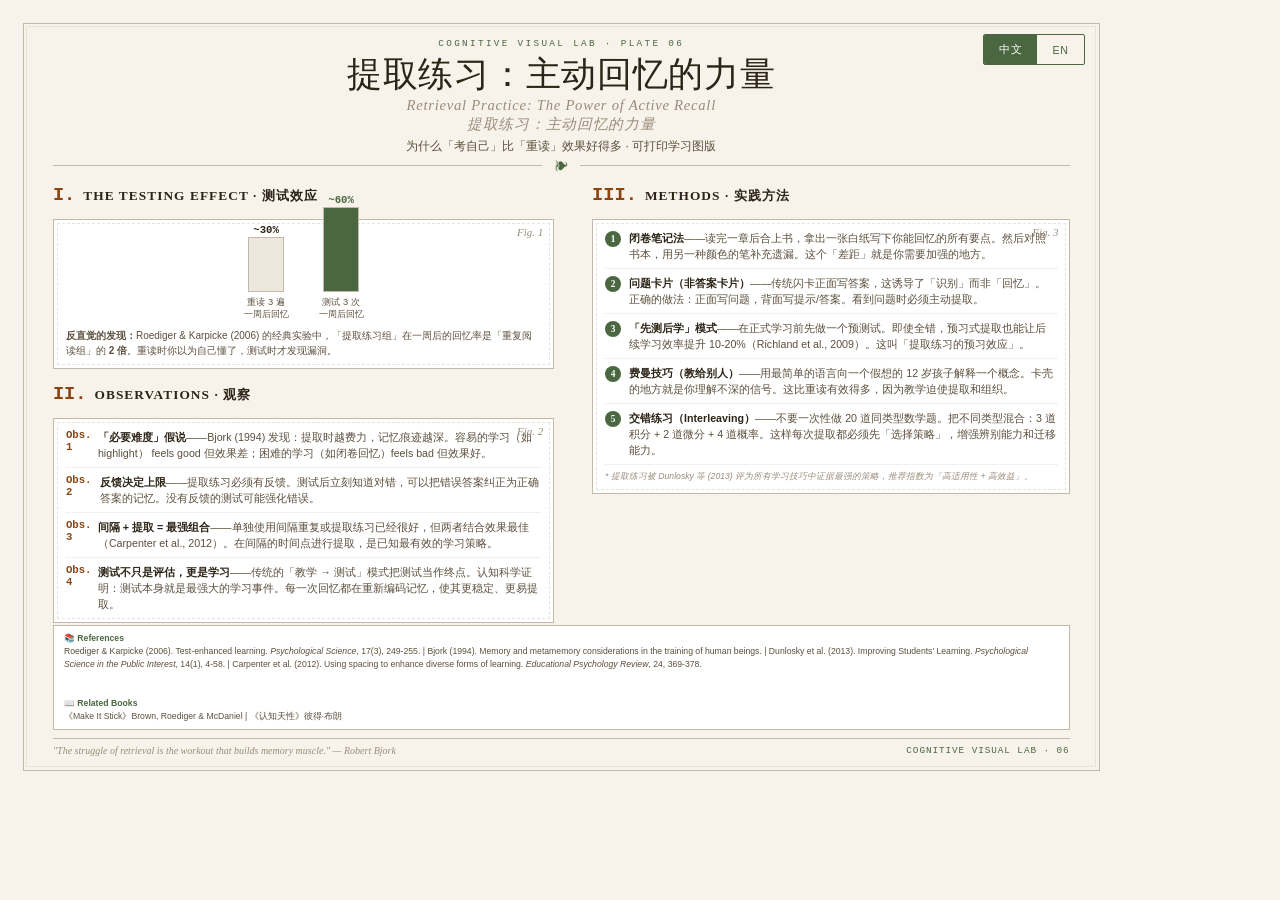
<file: products/06-retrieval-practice/index.html>
<!DOCTYPE html>
<html lang="zh-CN">
<head>
<meta charset="UTF-8">
<meta name="viewport" content="width=device-width, initial-scale=1.0">
<title>Plate 06 · 提取练习 | Retrieval Practice</title>
<style>
  @page { size: A4 landscape; margin: 12mm; }
  * { margin: 0; padding: 0; box-sizing: border-box; }
  :root {
    --parchment: #f7f3eb;
    --parchment-dark: #ede8dd;
    --sepia: #2C2416;
    --sepia-light: #5C4F3D;
    --bronze: #4A6741;
    --bronze-light: #9A8B7A;
    --gold: #8B4513;
    --rule: #C4B8A8;
    --rule-light: #e8e4dc;
  }
  body {
    font-family: "Noto Serif SC", "Songti SC", "STSong", Georgia, "Times New Roman", serif;
    background: var(--parchment);
    color: var(--sepia);
    width: 297mm;
    height: 210mm;
    overflow: hidden;
    position: relative;
    -webkit-font-smoothing: antialiased;
  }
  .plate {
    width: 100%; height: 100%;
    padding: 10mm 14mm;
    display: flex;
    flex-direction: column;
    position: relative;
  }
  .plate::before {
    content: "";
    position: absolute;
    top: 6mm; left: 6mm; right: 6mm; bottom: 6mm;
    border: 1px solid var(--rule);
    pointer-events: none;
    z-index: 0;
  }
  .plate::after {
    content: "";
    position: absolute;
    top: 7mm; left: 7mm; right: 7mm; bottom: 7mm;
    border: 0.5px solid var(--rule-light);
    pointer-events: none;
    z-index: 0;
  }
  .lang-toggle {
    position: absolute;
    top: 9mm; right: 10mm;
    z-index: 10;
    display: flex; gap: 0;
    border: 1px solid var(--bronze);
    border-radius: 2px;
    overflow: hidden;
    font-family: -apple-system, sans-serif;
    font-size: 8pt;
  }
  .lang-toggle button {
    background: transparent;
    border: none;
    padding: 2mm 4mm;
    cursor: pointer;
    color: var(--bronze);
    font-size: 8pt;
    letter-spacing: 0.5pt;
  }
  .lang-toggle button.active {
    background: var(--bronze);
    color: white;
  }
  [data-lang] { display: none; }
  [data-lang="zh"] { display: block; }
  body.lang-en [data-lang="zh"] { display: none; }
  body.lang-en [data-lang="en"] { display: block; }

  .header {
    text-align: center;
    padding-bottom: 10px;
    margin-bottom: 12px;
    border-bottom: 1px solid var(--rule);
    position: relative;
  }
  .header::after {
    content: '❧';
    position: absolute;
    bottom: -10px;
    left: 50%;
    transform: translateX(-50%);
    background: var(--parchment);
    padding: 0 12px;
    color: var(--bronze);
    font-size: 14px;
  }
  .series-label {
    font-family: "Courier New", monospace;
    font-size: 7pt;
    letter-spacing: 0.25em;
    text-transform: uppercase;
    color: var(--bronze);
    margin-bottom: 6px;
  }
  .title {
    font-size: 26pt;
    font-weight: 400;
    line-height: 1.15;
    letter-spacing: 0.02em;
    margin-bottom: 4px;
  }
  .title-en {
    display: block;
    font-size: 11pt;
    color: var(--bronze-light);
    font-style: italic;
    letter-spacing: 0.05em;
    margin-top: 2px;
  }
  .subtitle {
    font-size: 9pt;
    color: var(--sepia-light);
    margin-top: 6px;
    font-family: "Helvetica Neue", "PingFang SC", sans-serif;
  }
  .main {
    flex: 1;
    display: flex;
    gap: 10mm;
    margin-top: 8px;
    min-height: 0;
  }
  .left-col {
    flex: 1.05;
    display: flex;
    flex-direction: column;
    gap: 10px;
  }
  .right-col {
    flex: 1;
    display: flex;
    flex-direction: column;
    gap: 10px;
  }
  .section-header {
    display: flex;
    align-items: baseline;
    gap: 8px;
    margin-bottom: 4px;
  }
  .section-num {
    font-family: "Courier New", monospace;
    font-size: 14pt;
    font-weight: 700;
    color: var(--gold);
    line-height: 1;
  }
  .section-title {
    font-size: 10pt;
    font-weight: 700;
    letter-spacing: 0.08em;
    text-transform: uppercase;
    color: var(--sepia);
  }
  .panel {
    background: white;
    border: 1px solid var(--rule);
    padding: 10px 12px;
    position: relative;
  }
  .panel::before {
    content: "";
    position: absolute;
    top: 3px; left: 3px; right: 3px; bottom: 3px;
    border: 0.5px dashed var(--rule-light);
    pointer-events: none;
  }
  .fig-label {
    position: absolute;
    top: 6px;
    right: 10px;
    font-size: 11px;
    color: var(--bronze-light);
    font-style: italic;
    font-family: Georgia, serif;
  }

  /* RETRIEVAL STRENGTH VISUAL */
  .retrieval-visual {
    display: flex;
    align-items: flex-end;
    justify-content: center;
    gap: 30px;
    height: 90px;
    padding: 0 10px;
    margin-bottom: 8px;
  }
  .bar-group {
    display: flex;
    flex-direction: column;
    align-items: center;
    gap: 4px;
  }
  .bar {
    width: 36px;
    background: var(--rule);
    border: 0.5px solid var(--rule);
    position: relative;
  }
  .bar.reread { height: 55px; background: var(--parchment-dark); }
  .bar.retrieve { height: 85px; background: var(--bronze); }
  .bar-label {
    font-size: 7pt;
    font-family: "Helvetica Neue", "PingFang SC", sans-serif;
    color: var(--sepia-light);
    text-align: center;
    line-height: 1.3;
  }
  .bar-value {
    position: absolute;
    top: -14px;
    left: 50%;
    transform: translateX(-50%);
    font-size: 8pt;
    font-family: "Courier New", monospace;
    font-weight: 700;
    color: var(--sepia);
    white-space: nowrap;
  }
  .bar.retrieve .bar-value { color: var(--bronze); }

  .obs-item {
    display: flex;
    gap: 8px;
    margin-bottom: 6px;
    padding-bottom: 6px;
    border-bottom: 1px dotted var(--rule-light);
  }
  .obs-item:last-child {
    margin-bottom: 0;
    padding-bottom: 0;
    border-bottom: none;
  }
  .obs-num {
    font-family: "Courier New", monospace;
    font-size: 8pt;
    font-weight: 700;
    color: var(--gold);
    min-width: 24px;
  }
  .obs-text {
    font-size: 8pt;
    line-height: 1.5;
    color: var(--sepia-light);
    font-family: "Helvetica Neue", "PingFang SC", sans-serif;
  }
  .obs-text strong {
    color: var(--sepia);
    font-weight: 600;
  }
  .method-item {
    display: flex;
    gap: 8px;
    margin-bottom: 6px;
    padding-bottom: 6px;
    border-bottom: 1px dotted var(--rule-light);
    align-items: flex-start;
  }
  .method-item:last-child {
    margin-bottom: 0;
    padding-bottom: 0;
    border-bottom: none;
  }
  .method-marker {
    width: 16px;
    height: 16px;
    border-radius: 50%;
    background: var(--bronze);
    color: white;
    display: flex;
    align-items: center;
    justify-content: center;
    font-size: 7pt;
    font-weight: 700;
    flex-shrink: 0;
    margin-top: 1px;
  }
  .method-text {
    font-size: 8pt;
    line-height: 1.5;
    color: var(--sepia-light);
    font-family: "Helvetica Neue", "PingFang SC", sans-serif;
  }
  .method-text strong {
    color: var(--sepia);
    font-weight: 600;
  }
  .footnote {
    font-size: 6.5pt;
    color: var(--bronze-light);
    font-style: italic;
    margin-top: 4px;
    font-family: "Helvetica Neue", "PingFang SC", sans-serif;
  }
  .references {
    margin-top: 6px;
    padding: 6px 10px;
    background: white;
    border: 1px solid var(--rule);
    font-size: 6.5pt;
    color: var(--sepia-light);
    font-family: "Helvetica Neue", "PingFang SC", sans-serif;
    line-height: 1.5;
  }
  .references strong {
    color: var(--bronze);
  }
  .footer {
    margin-top: 8px;
    padding-top: 6px;
    border-top: 1px solid var(--rule);
    display: flex;
    justify-content: space-between;
    align-items: center;
    flex-shrink: 0;
  }
  .footer-left {
    font-style: italic;
    font-size: 7.5pt;
    color: var(--bronze-light);
  }
  .footer-right {
    font-family: "Courier New", monospace;
    font-size: 7pt;
    letter-spacing: 0.1em;
    color: var(--bronze);
  }
  @media print {
    body { -webkit-print-color-adjust: exact; print-color-adjust: exact; }
    .lang-toggle { display: none; }
  }
</style>
</head>
<body>
<div class="plate">
  <div class="lang-toggle">
    <button class="lang-btn active" onclick="setLang('zh')">中文</button>
    <button class="lang-btn" onclick="setLang('en')">EN</button>
  </div>

  <div class="header">
    <div class="series-label">Cognitive Visual Lab · Plate 06</div>
    <h1 class="title">
      <span data-lang="zh">提取练习：主动回忆的力量</span>
      <span data-lang="en">Retrieval Practice: The Power of Active Recall</span>
      <span class="title-en" data-lang="zh">Retrieval Practice: The Power of Active Recall</span>
      <span class="title-en" data-lang="en">提取练习：主动回忆的力量</span>
    </h1>
    <p class="subtitle" data-lang="zh">为什么「考自己」比「重读」效果好得多 · 可打印学习图版</p>
    <p class="subtitle" data-lang="en">Why testing yourself beats re-reading · Printable Plate</p>
  </div>

  <div class="main">
    <div class="left-col">
      <div class="section-header">
        <span class="section-num">I.</span>
        <span class="section-title" data-lang="zh">THE TESTING EFFECT · 测试效应</span>
        <span class="section-title" data-lang="en">THE TESTING EFFECT · The Testing Effect</span>
      </div>

      <div class="panel">
        <span class="fig-label">Fig. 1</span>
        <div class="retrieval-visual">
          <div class="bar-group">
            <div class="bar reread">
              <span class="bar-value">~30%</span>
            </div>
            <div class="bar-label" data-lang="zh">重读 3 遍<br>一周后回忆</div>
            <div class="bar-label" data-lang="en">Re-read 3x<br>Recall after 1 week</div>
          </div>
          <div class="bar-group">
            <div class="bar retrieve">
              <span class="bar-value">~60%</span>
            </div>
            <div class="bar-label" data-lang="zh">测试 3 次<br>一周后回忆</div>
            <div class="bar-label" data-lang="en">Tested 3x<br>Recall after 1 week</div>
          </div>
        </div>

        <p style="margin-top: 4px; font-size: 7.5pt; color: var(--sepia-light); font-family: 'Helvetica Neue', 'PingFang SC', sans-serif; line-height: 1.5;" data-lang="zh">
          <strong>反直觉的发现：</strong>Roediger & Karpicke (2006) 的经典实验中，「提取练习组」在一周后的回忆率是「重复阅读组」的 <strong>2 倍</strong>。重读时你以为自己懂了，测试时才发现漏洞。
        </p>
        <p style="margin-top: 4px; font-size: 7.5pt; color: var(--sepia-light); font-family: 'Helvetica Neue', 'PingFang SC', sans-serif; line-height: 1.5;" data-lang="en">
          <strong>Counterintuitive finding:</strong> In Roediger & Karpicke's (2006) classic experiment, the retrieval practice group recalled <strong>2x as much</strong> as the re-reading group after one week. Re-reading creates an illusion of knowing; testing reveals gaps.
        </p>
      </div>

      <div class="section-header" style="margin-top: 6px;">
        <span class="section-num">II.</span>
        <span class="section-title" data-lang="zh">OBSERVATIONS · 观察</span>
        <span class="section-title" data-lang="en">OBSERVATIONS · Observations</span>
      </div>

      <div class="panel">
        <span class="fig-label">Fig. 2</span>

        <div class="obs-item">
          <span class="obs-num">Obs. 1</span>
          <div class="obs-text">
            <span data-lang="zh"><strong>「必要难度」假说</strong>——Bjork (1994) 发现：提取时越费力，记忆痕迹越深。容易的学习（如 highlight） feels good 但效果差；困难的学习（如闭卷回忆）feels bad 但效果好。</span>
            <span data-lang="en"><strong>"Desirable difficulties" hypothesis</strong> — Bjork (1994) found: the more effortful retrieval is, the stronger the memory trace. Easy learning (highlighting) feels good but works poorly; difficult learning (closed-book recall) feels bad but works well.</span>
          </div>
        </div>

        <div class="obs-item">
          <span class="obs-num">Obs. 2</span>
          <div class="obs-text">
            <span data-lang="zh"><strong>反馈决定上限</strong>——提取练习必须有反馈。测试后立刻知道对错，可以把错误答案纠正为正确答案的记忆。没有反馈的测试可能强化错误。</span>
            <span data-lang="en"><strong>Feedback determines ceiling</strong> — Retrieval practice must include feedback. Knowing right/wrong immediately after testing converts wrong answers into correct memories. Testing without feedback may reinforce errors.</span>
          </div>
        </div>

        <div class="obs-item">
          <span class="obs-num">Obs. 3</span>
          <div class="obs-text">
            <span data-lang="zh"><strong>间隔 + 提取 = 最强组合</strong>——单独使用间隔重复或提取练习已经很好，但两者结合效果最佳（Carpenter et al., 2012）。在间隔的时间点进行提取，是已知最有效的学习策略。</span>
            <span data-lang="en"><strong>Spacing + Retrieval = strongest combo</strong> — Spaced repetition or retrieval practice alone are effective, but combined they are optimal (Carpenter et al., 2012). Retrieving at spaced intervals is the most effective known learning strategy.</span>
          </div>
        </div>

        <div class="obs-item">
          <span class="obs-num">Obs. 4</span>
          <div class="obs-text">
            <span data-lang="zh"><strong>测试不只是评估，更是学习</strong>——传统的「教学 → 测试」模式把测试当作终点。认知科学证明：测试本身就是最强大的学习事件。每一次回忆都在重新编码记忆，使其更稳定、更易提取。</span>
            <span data-lang="en"><strong>Testing is not just assessment — it's learning</strong> — Traditional "teach → test" treats testing as the endpoint. Cognitive science proves: testing itself is the most powerful learning event. Every recall re-encodes memory, making it more stable and accessible.</span>
          </div>
        </div>
      </div>
    </div>

    <div class="right-col">
      <div class="section-header">
        <span class="section-num">III.</span>
        <span class="section-title" data-lang="zh">METHODS · 实践方法</span>
        <span class="section-title" data-lang="en">METHODS · Practical Methods</span>
      </div>

      <div class="panel">
        <span class="fig-label">Fig. 3</span>

        <div class="method-item">
          <div class="method-marker">1</div>
          <div class="method-text">
            <span data-lang="zh"><strong>闭卷笔记法</strong>——读完一章后合上书，拿出一张白纸写下你能回忆的所有要点。然后对照书本，用另一种颜色的笔补充遗漏。这个「差距」就是你需要加强的地方。</span>
            <span data-lang="en"><strong>Closed-book note-taking</strong> — After reading a chapter, close the book and write everything you can recall on a blank sheet. Then check the book and fill gaps in a different color. The "gap" is what you need to strengthen.</span>
          </div>
        </div>

        <div class="method-item">
          <div class="method-marker">2</div>
          <div class="method-text">
            <span data-lang="zh"><strong>问题卡片（非答案卡片）</strong>——传统闪卡正面写答案，这诱导了「识别」而非「回忆」。正确的做法：正面写问题，背面写提示/答案。看到问题时必须主动提取。</span>
            <span data-lang="en"><strong>Question cards (not answer cards)</strong> — Traditional flashcards show the answer first, inducing "recognition" not "recall." Correct approach: question on front, hint/answer on back. Seeing the question forces active retrieval.</span>
          </div>
        </div>

        <div class="method-item">
          <div class="method-marker">3</div>
          <div class="method-text">
            <span data-lang="zh"><strong>「先测后学」模式</strong>——在正式学习前先做一个预测试。即使全错，预习式提取也能让后续学习效率提升 10-20%（Richland et al., 2009）。这叫「提取练习的预习效应」。</span>
            <span data-lang="en"><strong>"Test-before-study" pattern</strong> — Take a pre-test before formal learning. Even if you get everything wrong, pre-testing improves subsequent learning efficiency by 10-20% (Richland et al., 2009). This is the "pretesting effect of retrieval practice."</span>
          </div>
        </div>

        <div class="method-item">
          <div class="method-marker">4</div>
          <div class="method-text">
            <span data-lang="zh"><strong>费曼技巧（教给别人）</strong>——用最简单的语言向一个假想的 12 岁孩子解释一个概念。卡壳的地方就是你理解不深的信号。这比重读有效得多，因为教学迫使提取和组织。</span>
            <span data-lang="en"><strong>Feynman Technique (teach someone)</strong> — Explain a concept in the simplest language to an imaginary 12-year-old. Where you get stuck signals shallow understanding. Far more effective than re-reading — teaching forces retrieval and organization.</span>
          </div>
        </div>

        <div class="method-item">
          <div class="method-marker">5</div>
          <div class="method-text">
            <span data-lang="zh"><strong>交错练习（Interleaving）</strong>——不要一次性做 20 道同类型数学题。把不同类型混合：3 道积分 + 2 道微分 + 4 道概率。这样每次提取都必须先「选择策略」，增强辨别能力和迁移能力。</span>
            <span data-lang="en"><strong>Interleaved practice</strong> — Don't do 20 problems of the same type at once. Mix types: 3 integrals + 2 derivatives + 4 probability. Each retrieval requires first "selecting a strategy," strengthening discrimination and transfer.</span>
          </div>
        </div>

        <p class="footnote" data-lang="zh">
          * 提取练习被 Dunlosky 等 (2013) 评为所有学习技巧中证据最强的策略，推荐指数为「高适用性 + 高效益」。
        </p>
        <p class="footnote" data-lang="en">
          * Retrieval practice was rated by Dunlosky et al. (2013) as the learning technique with the strongest evidence base, with "high utility" recommendation.
        </p>
      </div>
    </div>
  </div>

  <div class="references">
    <strong>📚 References</strong><br>
    <span data-lang="zh">Roediger & Karpicke (2006). Test-enhanced learning. <i>Psychological Science</i>, 17(3), 249-255. | Bjork (1994). Memory and metamemory considerations in the training of human beings. | Dunlosky et al. (2013). Improving Students' Learning. <i>Psychological Science in the Public Interest</i>, 14(1), 4-58. | Carpenter et al. (2012). Using spacing to enhance diverse forms of learning. <i>Educational Psychology Review</i>, 24, 369-378.</span>
    <span data-lang="en">Roediger & Karpicke (2006). Test-enhanced learning. <i>Psychological Science</i>, 17(3), 249-255. | Bjork (1994). Memory and metamemory considerations in the training of human beings. | Dunlosky et al. (2013). Improving Students' Learning. <i>Psychological Science in the Public Interest</i>, 14(1), 4-58. | Carpenter et al. (2012). Using spacing to enhance diverse forms of learning. <i>Educational Psychology Review</i>, 24, 369-378.</span>
    <br><br>
    <strong>📖 Related Books</strong><br>
    <span data-lang="zh">《Make It Stick》Brown, Roediger & McDaniel | 《认知天性》彼得·布朗</span>
    <span data-lang="en"><i>Make It Stick</i> Brown, Roediger & McDaniel | <i> retrievalpractice.org</i> by Pooja Agarwal</span>
  </div>

  <div class="footer">
    <div class="footer-left">"The struggle of retrieval is the workout that builds memory muscle." — Robert Bjork</div>
    <div class="footer-right">COGNITIVE VISUAL LAB · 06</div>
  </div>
</div>

<script>
function setLang(lang) {
  document.body.classList.toggle('lang-en', lang === 'en');
  document.querySelectorAll('.lang-btn').forEach(btn => {
    btn.classList.toggle('active',
      (lang === 'zh' && btn.textContent === '中文') ||
      (lang === 'en' && btn.textContent === 'EN')
    );
  });
}
</script>
</body>
</html>
</file>
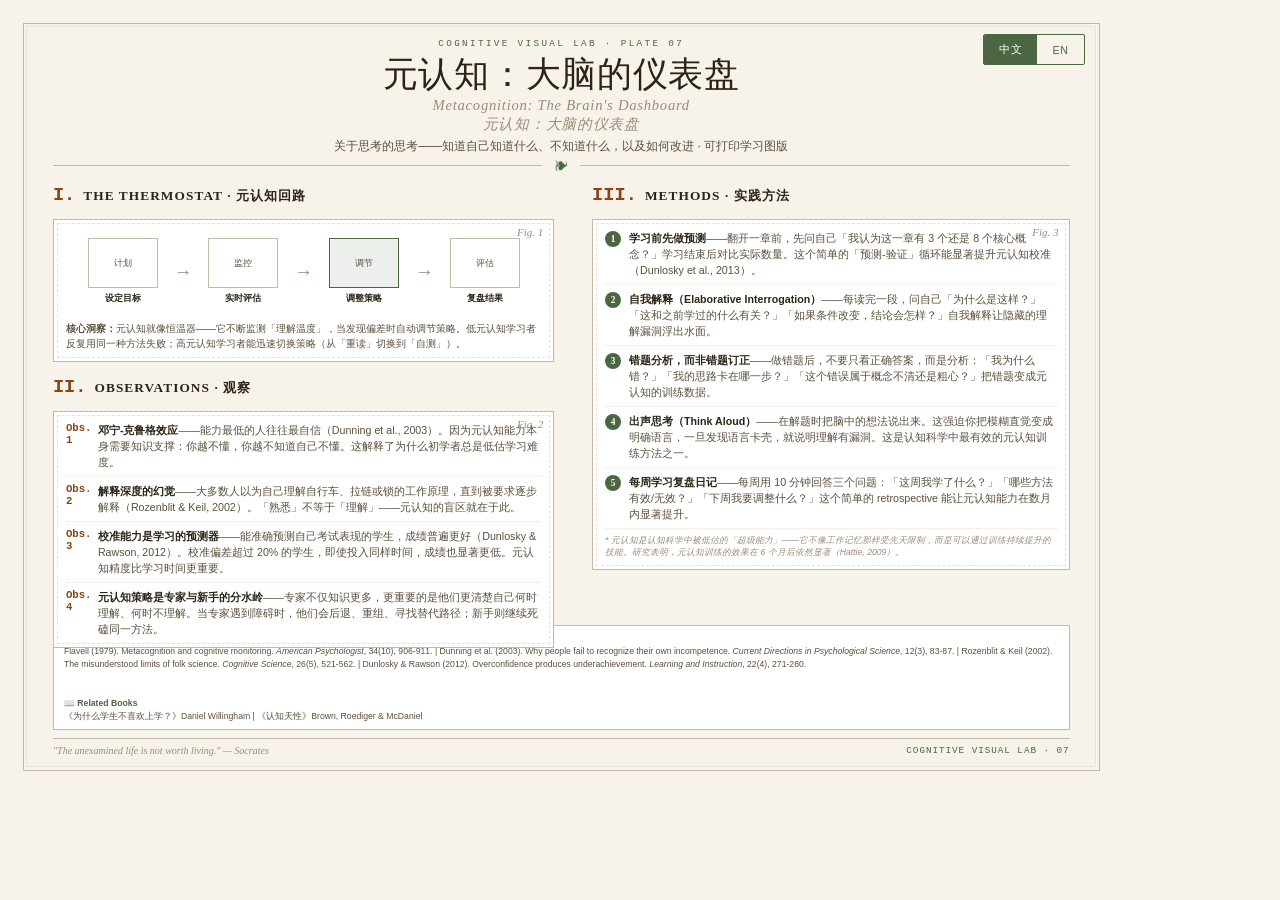
<file: products/07-metacognition/index.html>
<!DOCTYPE html>
<html lang="zh-CN">
<head>
<meta charset="UTF-8">
<meta name="viewport" content="width=device-width, initial-scale=1.0">
<title>Plate 07 · 元认知 | Metacognition</title>
<style>
  @page { size: A4 landscape; margin: 12mm; }
  * { margin: 0; padding: 0; box-sizing: border-box; }
  :root {
    --parchment: #f7f3eb;
    --parchment-dark: #ede8dd;
    --sepia: #2C2416;
    --sepia-light: #5C4F3D;
    --bronze: #4A6741;
    --bronze-light: #9A8B7A;
    --gold: #8B4513;
    --rule: #C4B8A8;
    --rule-light: #e8e4dc;
  }
  body {
    font-family: "Noto Serif SC", "Songti SC", "STSong", Georgia, "Times New Roman", serif;
    background: var(--parchment);
    color: var(--sepia);
    width: 297mm;
    height: 210mm;
    overflow: hidden;
    position: relative;
    -webkit-font-smoothing: antialiased;
  }
  .plate {
    width: 100%; height: 100%;
    padding: 10mm 14mm;
    display: flex;
    flex-direction: column;
    position: relative;
  }
  .plate::before {
    content: "";
    position: absolute;
    top: 6mm; left: 6mm; right: 6mm; bottom: 6mm;
    border: 1px solid var(--rule);
    pointer-events: none;
    z-index: 0;
  }
  .plate::after {
    content: "";
    position: absolute;
    top: 7mm; left: 7mm; right: 7mm; bottom: 7mm;
    border: 0.5px solid var(--rule-light);
    pointer-events: none;
    z-index: 0;
  }
  .lang-toggle {
    position: absolute;
    top: 9mm; right: 10mm;
    z-index: 10;
    display: flex; gap: 0;
    border: 1px solid var(--bronze);
    border-radius: 2px;
    overflow: hidden;
    font-family: -apple-system, sans-serif;
    font-size: 8pt;
  }
  .lang-toggle button {
    background: transparent;
    border: none;
    padding: 2mm 4mm;
    cursor: pointer;
    color: var(--bronze);
    font-size: 8pt;
    letter-spacing: 0.5pt;
  }
  .lang-toggle button.active {
    background: var(--bronze);
    color: white;
  }
  [data-lang] { display: none; }
  [data-lang="zh"] { display: block; }
  body.lang-en [data-lang="zh"] { display: none; }
  body.lang-en [data-lang="en"] { display: block; }

  .header {
    text-align: center;
    padding-bottom: 10px;
    margin-bottom: 12px;
    border-bottom: 1px solid var(--rule);
    position: relative;
  }
  .header::after {
    content: '❧';
    position: absolute;
    bottom: -10px;
    left: 50%;
    transform: translateX(-50%);
    background: var(--parchment);
    padding: 0 12px;
    color: var(--bronze);
    font-size: 14px;
  }
  .series-label {
    font-family: "Courier New", monospace;
    font-size: 7pt;
    letter-spacing: 0.25em;
    text-transform: uppercase;
    color: var(--bronze);
    margin-bottom: 6px;
  }
  .title {
    font-size: 26pt;
    font-weight: 400;
    line-height: 1.15;
    letter-spacing: 0.02em;
    margin-bottom: 4px;
  }
  .title-en {
    display: block;
    font-size: 11pt;
    color: var(--bronze-light);
    font-style: italic;
    letter-spacing: 0.05em;
    margin-top: 2px;
  }
  .subtitle {
    font-size: 9pt;
    color: var(--sepia-light);
    margin-top: 6px;
    font-family: "Helvetica Neue", "PingFang SC", sans-serif;
  }
  .main {
    flex: 1;
    display: flex;
    gap: 10mm;
    margin-top: 8px;
    min-height: 0;
  }
  .left-col {
    flex: 1.05;
    display: flex;
    flex-direction: column;
    gap: 10px;
  }
  .right-col {
    flex: 1;
    display: flex;
    flex-direction: column;
    gap: 10px;
  }
  .section-header {
    display: flex;
    align-items: baseline;
    gap: 8px;
    margin-bottom: 4px;
  }
  .section-num {
    font-family: "Courier New", monospace;
    font-size: 14pt;
    font-weight: 700;
    color: var(--gold);
    line-height: 1;
  }
  .section-title {
    font-size: 10pt;
    font-weight: 700;
    letter-spacing: 0.08em;
    text-transform: uppercase;
    color: var(--sepia);
  }
  .panel {
    background: white;
    border: 1px solid var(--rule);
    padding: 10px 12px;
    position: relative;
  }
  .panel::before {
    content: "";
    position: absolute;
    top: 3px; left: 3px; right: 3px; bottom: 3px;
    border: 0.5px dashed var(--rule-light);
    pointer-events: none;
  }
  .fig-label {
    position: absolute;
    top: 6px;
    right: 10px;
    font-size: 11px;
    color: var(--bronze-light);
    font-style: italic;
    font-family: Georgia, serif;
  }

  /* THERMOSTAT VISUAL */
  .thermostat-visual {
    display: flex;
    align-items: center;
    justify-content: center;
    gap: 16px;
    padding: 8px 0;
  }
  .thermo-item {
    display: flex;
    flex-direction: column;
    align-items: center;
    gap: 4px;
  }
  .thermo-box {
    width: 70px;
    height: 50px;
    border: 1px solid var(--rule);
    display: flex;
    flex-direction: column;
    align-items: center;
    justify-content: center;
    font-size: 7pt;
    font-family: "Helvetica Neue", "PingFang SC", sans-serif;
    color: var(--sepia-light);
    text-align: center;
    padding: 2px;
  }
  .thermo-box.highlight {
    background: rgba(74, 103, 65, 0.1);
    border-color: var(--bronze);
  }
  .thermo-arrow {
    font-size: 14pt;
    color: var(--bronze-light);
  }
  .thermo-label {
    font-size: 7pt;
    font-weight: 700;
    color: var(--sepia);
    font-family: "Helvetica Neue", "PingFang SC", sans-serif;
  }

  .obs-item {
    display: flex;
    gap: 8px;
    margin-bottom: 6px;
    padding-bottom: 6px;
    border-bottom: 1px dotted var(--rule-light);
  }
  .obs-item:last-child {
    margin-bottom: 0;
    padding-bottom: 0;
    border-bottom: none;
  }
  .obs-num {
    font-family: "Courier New", monospace;
    font-size: 8pt;
    font-weight: 700;
    color: var(--gold);
    min-width: 24px;
  }
  .obs-text {
    font-size: 8pt;
    line-height: 1.5;
    color: var(--sepia-light);
    font-family: "Helvetica Neue", "PingFang SC", sans-serif;
  }
  .obs-text strong {
    color: var(--sepia);
    font-weight: 600;
  }
  .method-item {
    display: flex;
    gap: 8px;
    margin-bottom: 6px;
    padding-bottom: 6px;
    border-bottom: 1px dotted var(--rule-light);
    align-items: flex-start;
  }
  .method-item:last-child {
    margin-bottom: 0;
    padding-bottom: 0;
    border-bottom: none;
  }
  .method-marker {
    width: 16px;
    height: 16px;
    border-radius: 50%;
    background: var(--bronze);
    color: white;
    display: flex;
    align-items: center;
    justify-content: center;
    font-size: 7pt;
    font-weight: 700;
    flex-shrink: 0;
    margin-top: 1px;
  }
  .method-text {
    font-size: 8pt;
    line-height: 1.5;
    color: var(--sepia-light);
    font-family: "Helvetica Neue", "PingFang SC", sans-serif;
  }
  .method-text strong {
    color: var(--sepia);
    font-weight: 600;
  }
  .footnote {
    font-size: 6.5pt;
    color: var(--bronze-light);
    font-style: italic;
    margin-top: 4px;
    font-family: "Helvetica Neue", "PingFang SC", sans-serif;
  }
  .references {
    margin-top: 6px;
    padding: 6px 10px;
    background: white;
    border: 1px solid var(--rule);
    font-size: 6.5pt;
    color: var(--sepia-light);
    font-family: "Helvetica Neue", "PingFang SC", sans-serif;
    line-height: 1.5;
  }
  .references strong {
    color: var(--bronze);
  }
  .footer {
    margin-top: 8px;
    padding-top: 6px;
    border-top: 1px solid var(--rule);
    display: flex;
    justify-content: space-between;
    align-items: center;
    flex-shrink: 0;
  }
  .footer-left {
    font-style: italic;
    font-size: 7.5pt;
    color: var(--bronze-light);
  }
  .footer-right {
    font-family: "Courier New", monospace;
    font-size: 7pt;
    letter-spacing: 0.1em;
    color: var(--bronze);
  }
  @media print {
    body { -webkit-print-color-adjust: exact; print-color-adjust: exact; }
    .lang-toggle { display: none; }
  }
</style>
</head>
<body>
<div class="plate">
  <div class="lang-toggle">
    <button class="lang-btn active" onclick="setLang('zh')">中文</button>
    <button class="lang-btn" onclick="setLang('en')">EN</button>
  </div>

  <div class="header">
    <div class="series-label">Cognitive Visual Lab · Plate 07</div>
    <h1 class="title">
      <span data-lang="zh">元认知：大脑的仪表盘</span>
      <span data-lang="en">Metacognition: The Brain's Dashboard</span>
      <span class="title-en" data-lang="zh">Metacognition: The Brain's Dashboard</span>
      <span class="title-en" data-lang="en">元认知：大脑的仪表盘</span>
    </h1>
    <p class="subtitle" data-lang="zh">关于思考的思考——知道自己知道什么、不知道什么，以及如何改进 · 可打印学习图版</p>
    <p class="subtitle" data-lang="en">Thinking about thinking — knowing what you know, what you don't, and how to improve · Printable Plate</p>
  </div>

  <div class="main">
    <div class="left-col">
      <div class="section-header">
        <span class="section-num">I.</span>
        <span class="section-title" data-lang="zh">THE THERMOSTAT · 元认知回路</span>
        <span class="section-title" data-lang="en">THE THERMOSTAT · The Metacognitive Loop</span>
      </div>

      <div class="panel">
        <span class="fig-label">Fig. 1</span>
        <div class="thermostat-visual">
          <div class="thermo-item">
            <div class="thermo-box">
              <span data-lang="zh">计划</span>
              <span data-lang="en">Plan</span>
            </div>
            <span class="thermo-label" data-lang="zh">设定目标</span>
            <span class="thermo-label" data-lang="en">Set Goal</span>
          </div>
          <div class="thermo-arrow">→</div>
          <div class="thermo-item">
            <div class="thermo-box">
              <span data-lang="zh">监控</span>
              <span data-lang="en">Monitor</span>
            </div>
            <span class="thermo-label" data-lang="zh">实时评估</span>
            <span class="thermo-label" data-lang="en">Assess</span>
          </div>
          <div class="thermo-arrow">→</div>
          <div class="thermo-item">
            <div class="thermo-box highlight">
              <span data-lang="zh">调节</span>
              <span data-lang="en">Regulate</span>
            </div>
            <span class="thermo-label" data-lang="zh">调整策略</span>
            <span class="thermo-label" data-lang="en">Adjust</span>
          </div>
          <div class="thermo-arrow">→</div>
          <div class="thermo-item">
            <div class="thermo-box">
              <span data-lang="zh">评估</span>
              <span data-lang="en">Evaluate</span>
            </div>
            <span class="thermo-label" data-lang="zh">复盘结果</span>
            <span class="thermo-label" data-lang="en">Reflect</span>
          </div>
        </div>

        <p style="margin-top: 8px; font-size: 7.5pt; color: var(--sepia-light); font-family: 'Helvetica Neue', 'PingFang SC', sans-serif; line-height: 1.5;" data-lang="zh">
          <strong>核心洞察：</strong>元认知就像恒温器——它不断监测「理解温度」，当发现偏差时自动调节策略。低元认知学习者反复用同一种方法失败；高元认知学习者能迅速切换策略（从「重读」切换到「自测」）。
        </p>
        <p style="margin-top: 8px; font-size: 7.5pt; color: var(--sepia-light); font-family: 'Helvetica Neue', 'PingFang SC', sans-serif; line-height: 1.5;" data-lang="en">
          <strong>Core insight:</strong> Metacognition is like a thermostat — it continuously monitors "comprehension temperature" and automatically adjusts strategy when deviation is detected. Low-metacognition learners repeat the same failing method; high-metacognition learners swiftly switch strategies (from "re-reading" to "self-testing").
        </p>
      </div>

      <div class="section-header" style="margin-top: 6px;">
        <span class="section-num">II.</span>
        <span class="section-title" data-lang="zh">OBSERVATIONS · 观察</span>
        <span class="section-title" data-lang="en">OBSERVATIONS · Observations</span>
      </div>

      <div class="panel">
        <span class="fig-label">Fig. 2</span>

        <div class="obs-item">
          <span class="obs-num">Obs. 1</span>
          <div class="obs-text">
            <span data-lang="zh"><strong>邓宁-克鲁格效应</strong>——能力最低的人往往最自信（Dunning et al., 2003）。因为元认知能力本身需要知识支撑：你越不懂，你越不知道自己不懂。这解释了为什么初学者总是低估学习难度。</span>
            <span data-lang="en"><strong>The Dunning-Kruger Effect</strong> — The least competent are often the most confident (Dunning et al., 2003). Metacognitive ability itself requires knowledge: the less you know, the less you know you don't know. This explains why beginners consistently underestimate difficulty.</span>
          </div>
        </div>

        <div class="obs-item">
          <span class="obs-num">Obs. 2</span>
          <div class="obs-text">
            <span data-lang="zh"><strong>解释深度的幻觉</strong>——大多数人以为自己理解自行车、拉链或锁的工作原理，直到被要求逐步解释（Rozenblit & Keil, 2002）。「熟悉」不等于「理解」——元认知的盲区就在于此。</span>
            <span data-lang="en"><strong>Illusion of Explanatory Depth</strong> — Most believe they understand how bicycles, zippers, or locks work until asked to explain step-by-step (Rozenblit & Keil, 2002). "Familiarity" ≠ "understanding" — this is where metacognition fails.</span>
          </div>
        </div>

        <div class="obs-item">
          <span class="obs-num">Obs. 3</span>
          <div class="obs-text">
            <span data-lang="zh"><strong>校准能力是学习的预测器</strong>——能准确预测自己考试表现的学生，成绩普遍更好（Dunlosky & Rawson, 2012）。校准偏差超过 20% 的学生，即使投入同样时间，成绩也显著更低。元认知精度比学习时间更重要。</span>
            <span data-lang="en"><strong>Calibration predicts learning</strong> — Students who accurately predict exam performance score higher (Dunlosky & Rawson, 2012). Those with >20% calibration bias perform significantly worse even with equal study time. Metacognitive accuracy matters more than time spent.</span>
          </div>
        </div>

        <div class="obs-item">
          <span class="obs-num">Obs. 4</span>
          <div class="obs-text">
            <span data-lang="zh"><strong>元认知策略是专家与新手的分水岭</strong>——专家不仅知识更多，更重要的是他们更清楚自己何时理解、何时不理解。当专家遇到障碍时，他们会后退、重组、寻找替代路径；新手则继续死磕同一方法。</span>
            <span data-lang="en"><strong>Metacognitive strategies separate experts from novices</strong> — Experts don't just have more knowledge; they know better when they do and don't understand. When blocked, experts step back, restructure, and seek alternative paths; novices persist with the same failing method.</span>
          </div>
        </div>
      </div>
    </div>

    <div class="right-col">
      <div class="section-header">
        <span class="section-num">III.</span>
        <span class="section-title" data-lang="zh">METHODS · 实践方法</span>
        <span class="section-title" data-lang="en">METHODS · Practical Methods</span>
      </div>

      <div class="panel">
        <span class="fig-label">Fig. 3</span>

        <div class="method-item">
          <div class="method-marker">1</div>
          <div class="method-text">
            <span data-lang="zh"><strong>学习前先做预测</strong>——翻开一章前，先问自己「我认为这一章有 3 个还是 8 个核心概念？」学习结束后对比实际数量。这个简单的「预测-验证」循环能显著提升元认知校准（Dunlosky et al., 2013）。</span>
            <span data-lang="en"><strong>Predict before studying</strong> — Before opening a chapter, ask: "Do I think this has 3 or 8 core concepts?" Compare after reading. This simple "predict-verify" loop significantly improves metacognitive calibration (Dunlosky et al., 2013).</span>
          </div>
        </div>

        <div class="method-item">
          <div class="method-marker">2</div>
          <div class="method-text">
            <span data-lang="zh"><strong>自我解释（Elaborative Interrogation）</strong>——每读完一段，问自己「为什么是这样？」「这和之前学过的什么有关？」「如果条件改变，结论会怎样？」自我解释让隐藏的理解漏洞浮出水面。</span>
            <span data-lang="en"><strong>Self-explanation (Elaborative Interrogation)</strong> — After each paragraph, ask: "Why is this true?" "What does this connect to?" "What if conditions changed?" Self-explanation surfaces hidden gaps in understanding.</span>
          </div>
        </div>

        <div class="method-item">
          <div class="method-marker">3</div>
          <div class="method-text">
            <span data-lang="zh"><strong>错题分析，而非错题订正</strong>——做错题后，不要只看正确答案，而是分析：「我为什么错？」「我的思路卡在哪一步？」「这个错误属于概念不清还是粗心？」把错题变成元认知的训练数据。</span>
            <span data-lang="en"><strong>Error analysis, not error correction</strong> — After mistakes, don't just check the right answer. Analyze: "Why did I err?" "Where did my reasoning break?" "Was this conceptual or careless?" Turn errors into metacognitive training data.</span>
          </div>
        </div>

        <div class="method-item">
          <div class="method-marker">4</div>
          <div class="method-text">
            <span data-lang="zh"><strong>出声思考（Think Aloud）</strong>——在解题时把脑中的想法说出来。这强迫你把模糊直觉变成明确语言，一旦发现语言卡壳，就说明理解有漏洞。这是认知科学中最有效的元认知训练方法之一。</span>
            <span data-lang="en"><strong>Think aloud</strong> — Verbalize your thoughts while solving problems. This forces vague intuitions into explicit language; when words get stuck, understanding has gaps. One of cognitive science's most effective metacognitive training methods.</span>
          </div>
        </div>

        <div class="method-item">
          <div class="method-marker">5</div>
          <div class="method-text">
            <span data-lang="zh"><strong>每周学习复盘日记</strong>——每周用 10 分钟回答三个问题：「这周我学了什么？」「哪些方法有效/无效？」「下周我要调整什么？」这个简单的 retrospective 能让元认知能力在数月内显著提升。</span>
            <span data-lang="en"><strong>Weekly learning journal</strong> — Spend 10 minutes weekly answering: "What did I learn?" "What worked/didn't?" "What will I adjust next week?" This simple retrospective significantly improves metacognitive ability within months.</span>
          </div>
        </div>

        <p class="footnote" data-lang="zh">
          * 元认知是认知科学中被低估的「超级能力」——它不像工作记忆那样受先天限制，而是可以通过训练持续提升的技能。研究表明，元认知训练的效果在 6 个月后依然显著（Hattie, 2009）。
        </p>
        <p class="footnote" data-lang="en">
          * Metacognition is cognitive science's most underrated "superpower" — unlike working memory, it isn't constrained by innate limits but can be continuously improved through training. Effects remain significant after 6 months (Hattie, 2009).
        </p>
      </div>
    </div>
  </div>

  <div class="references">
    <strong>📚 References</strong><br>
    <span data-lang="zh">Flavell (1979). Metacognition and cognitive monitoring. <i>American Psychologist</i>, 34(10), 906-911. | Dunning et al. (2003). Why people fail to recognize their own incompetence. <i>Current Directions in Psychological Science</i>, 12(3), 83-87. | Rozenblit & Keil (2002). The misunderstood limits of folk science. <i>Cognitive Science</i>, 26(5), 521-562. | Dunlosky & Rawson (2012). Overconfidence produces underachievement. <i>Learning and Instruction</i>, 22(4), 271-280.</span>
    <span data-lang="en">Flavell (1979). Metacognition and cognitive monitoring. <i>American Psychologist</i>, 34(10), 906-911. | Dunning et al. (2003). Why people fail to recognize their own incompetence. <i>Current Directions in Psychological Science</i>, 12(3), 83-87. | Rozenblit & Keil (2002). The misunderstood limits of folk science. <i>Cognitive Science</i>, 26(5), 521-562. | Dunlosky & Rawson (2012). Overconfidence produces underachievement. <i>Learning and Instruction</i>, 22(4), 271-280.</span>
    <br><br>
    <strong>📖 Related Books</strong><br>
    <span data-lang="zh">《为什么学生不喜欢上学？》Daniel Willingham | 《认知天性》Brown, Roediger & McDaniel</span>
    <span data-lang="en"><i>Why Don't Students Like School?</i> Daniel Willingham | <i>Make It Stick</i> Brown, Roediger & McDaniel</span>
  </div>

  <div class="footer">
    <div class="footer-left">"The unexamined life is not worth living." — Socrates</div>
    <div class="footer-right">COGNITIVE VISUAL LAB · 07</div>
  </div>
</div>

<script>
function setLang(lang) {
  document.body.classList.toggle('lang-en', lang === 'en');
  document.querySelectorAll('.lang-btn').forEach(btn => {
    btn.classList.toggle('active',
      (lang === 'zh' && btn.textContent === '中文') ||
      (lang === 'en' && btn.textContent === 'EN')
    );
  });
}
</script>
</body>
</html>
</file>
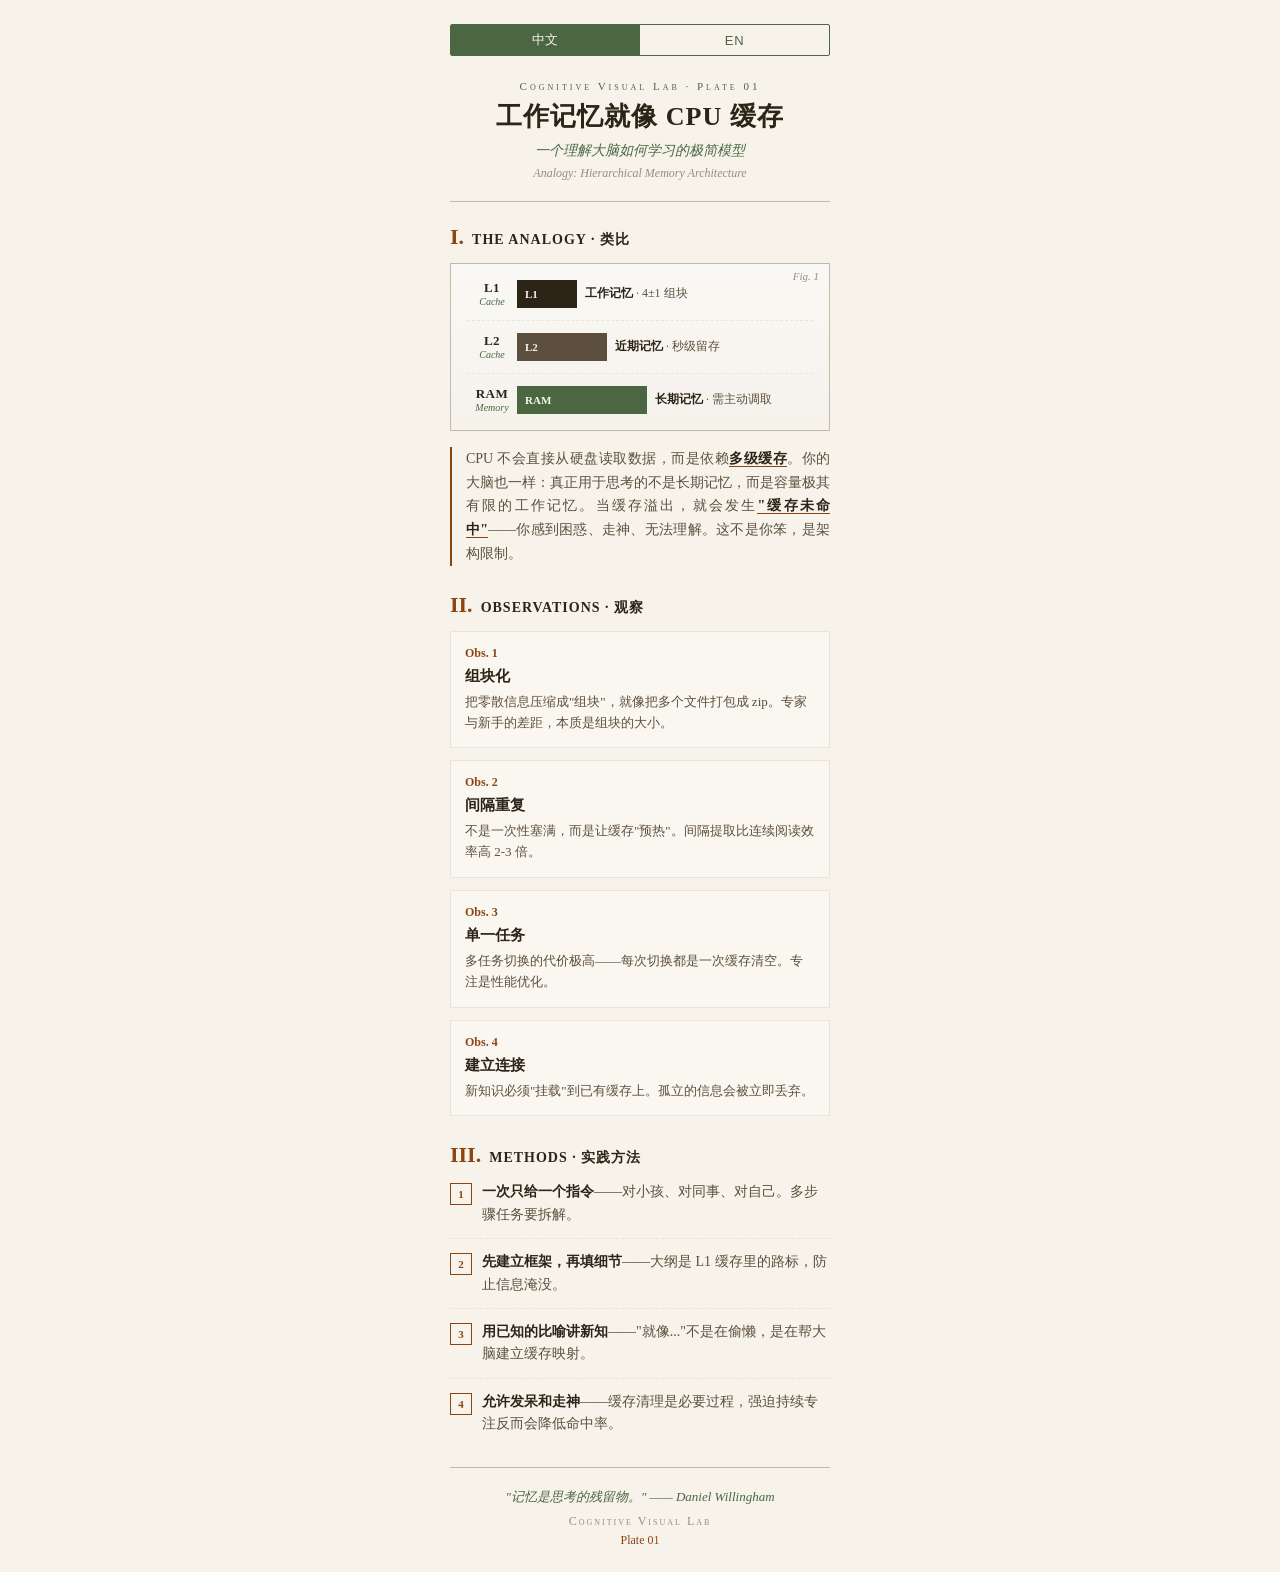
<file: products/01-working-memory/mobile.html>
<!DOCTYPE html>
<html lang="zh-CN">
<head>
<meta charset="UTF-8">
<meta name="viewport" content="width=device-width, initial-scale=1.0">
<title>Plate 01 · 工作记忆就像 CPU 缓存 · Mobile</title>
<style>
  * { margin: 0; padding: 0; box-sizing: border-box; }

  :root {
    --parchment: #f7f3eb;
    --parchment-dark: #ede8dd;
    --sepia: #2C2416;
    --sepia-light: #5C4F3D;
    --bronze: #4A6741;
    --bronze-light: #9A8B7A;
    --gold: #8B4513;
    --rule: #C4B8A8;
    --rule-light: #e8e4dc;
  }

  body {
    font-family: "Noto Serif SC", "Songti SC", "STSong", Georgia, "Times New Roman", serif;
    background: var(--parchment);
    color: var(--sepia);
    max-width: 420px;
    margin: 0 auto;
    padding: 24px 20px;
    -webkit-font-smoothing: antialiased;
  }

  /* Language toggle */
  .lang-toggle {
    display: flex;
    justify-content: center;
    gap: 0;
    border: 1px solid var(--bronze);
    border-radius: 2px;
    overflow: hidden;
    margin-bottom: 24px;
    font-family: -apple-system, sans-serif;
    font-size: 13px;
  }
  .lang-toggle button {
    background: transparent;
    border: none;
    padding: 6px 16px;
    cursor: pointer;
    color: var(--bronze);
    font-size: 13px;
    letter-spacing: 0.5pt;
    flex: 1;
  }
  .lang-toggle button.active {
    background: var(--bronze);
    color: var(--parchment);
  }

  /* Header */
  .header {
    text-align: center;
    padding-bottom: 20px;
    margin-bottom: 24px;
    border-bottom: 1px solid var(--rule);
  }
  .plate-number {
    font-size: 11px;
    font-variant: small-caps;
    letter-spacing: 3px;
    color: var(--bronze);
    margin-bottom: 8px;
    font-family: Georgia, serif;
  }
  h1 {
    font-size: 26px;
    font-weight: 700;
    letter-spacing: 1px;
    color: var(--sepia);
    margin-bottom: 8px;
    line-height: 1.3;
  }
  .subtitle {
    font-size: 14px;
    color: var(--bronze);
    font-style: italic;
    margin-bottom: 6px;
  }
  .latin-name {
    font-size: 12px;
    color: var(--bronze-light);
    font-style: italic;
    font-family: Georgia, serif;
  }

  /* Section */
  .section {
    margin-bottom: 28px;
  }
  .section-header {
    display: flex;
    align-items: baseline;
    gap: 8px;
    margin-bottom: 14px;
  }
  .section-num {
    font-size: 22px;
    font-weight: 700;
    color: var(--gold);
    font-family: Georgia, serif;
    line-height: 1;
  }
  .section-title {
    font-size: 14px;
    font-weight: 700;
    color: var(--sepia);
    letter-spacing: 1px;
    text-transform: uppercase;
    font-variant: small-caps;
  }

  /* Diagram */
  .diagram-plate {
    border: 0.5px solid var(--rule);
    background: linear-gradient(to bottom, #faf8f4, #f5f2ec);
    padding: 16px;
    position: relative;
    margin-bottom: 16px;
  }
  .diagram-plate::before {
    content: "Fig. 1";
    position: absolute;
    top: 6px;
    right: 10px;
    font-size: 11px;
    color: var(--bronze-light);
    font-style: italic;
    font-family: Georgia, serif;
  }
  .cache-tier {
    display: flex;
    align-items: center;
    margin-bottom: 12px;
    padding-bottom: 12px;
    border-bottom: 0.5px dashed var(--rule-light);
  }
  .cache-tier:last-child {
    margin-bottom: 0;
    padding-bottom: 0;
    border-bottom: none;
  }
  .tier-label-box {
    width: 50px;
    text-align: center;
    flex-shrink: 0;
  }
  .tier-label-box .tier-name {
    font-size: 13px;
    font-weight: 700;
    color: var(--sepia);
    letter-spacing: 0.5px;
    font-variant: small-caps;
  }
  .tier-label-box .tier-tech {
    font-size: 10px;
    color: var(--bronze);
    font-style: italic;
    font-family: Georgia, serif;
  }
  .tier-bar {
    height: 28px;
    display: flex;
    align-items: center;
    justify-content: flex-start;
    padding-left: 8px;
    color: var(--parchment);
    font-size: 11px;
    font-weight: 600;
    flex-shrink: 0;
    font-family: Georgia, serif;
  }
  .tier-l1 {
    width: 60px;
    background: var(--sepia);
  }
  .tier-l2 {
    width: 90px;
    background: var(--sepia-light);
  }
  .tier-ram {
    width: 130px;
    background: var(--bronze);
  }
  .tier-desc {
    margin-left: 8px;
    font-size: 12px;
    color: var(--sepia-light);
    line-height: 1.4;
    flex: 1;
  }
  .tier-desc em {
    color: var(--sepia);
    font-weight: 600;
    font-style: normal;
  }

  /* Annotation */
  .annotation {
    border-left: 2px solid var(--gold);
    padding-left: 14px;
  }
  .annotation p {
    font-size: 14px;
    line-height: 1.7;
    color: var(--sepia-light);
    text-align: justify;
  }
  .annotation .highlight {
    color: var(--sepia);
    font-weight: 600;
    border-bottom: 0.5px solid var(--gold);
  }

  /* Observations */
  .obs-list {
    display: flex;
    flex-direction: column;
    gap: 12px;
  }
  .obs-item {
    padding: 14px;
    border: 0.5px solid var(--rule-light);
    background: rgba(255,255,255,0.3);
  }
  .obs-item .obs-num {
    font-size: 12px;
    color: var(--gold);
    font-weight: 700;
    font-family: Georgia, serif;
    margin-bottom: 6px;
  }
  .obs-item h4 {
    font-size: 15px;
    font-weight: 700;
    color: var(--sepia);
    margin-bottom: 6px;
  }
  .obs-item p {
    font-size: 13px;
    color: var(--sepia-light);
    line-height: 1.6;
  }

  /* Methods */
  .methods-title {
    font-size: 14px;
    font-weight: 700;
    color: var(--sepia);
    letter-spacing: 1px;
    text-transform: uppercase;
    font-variant: small-caps;
    margin-bottom: 14px;
  }
  .method-item {
    display: flex;
    align-items: flex-start;
    margin-bottom: 12px;
    padding-bottom: 12px;
    border-bottom: 0.5px dashed var(--rule-light);
  }
  .method-item:last-child {
    margin-bottom: 0;
    padding-bottom: 0;
    border-bottom: none;
  }
  .method-marker {
    width: 22px;
    height: 22px;
    border: 0.5px solid var(--gold);
    display: flex;
    align-items: center;
    justify-content: center;
    font-size: 11px;
    font-weight: 700;
    color: var(--gold);
    flex-shrink: 0;
    margin-right: 10px;
    margin-top: 2px;
    font-family: Georgia, serif;
  }
  .method-text {
    font-size: 14px;
    line-height: 1.6;
    color: var(--sepia-light);
  }
  .method-text strong {
    color: var(--sepia);
    font-weight: 600;
  }

  /* Footer */
  .footer {
    margin-top: 32px;
    padding-top: 20px;
    border-top: 1px solid var(--rule);
    text-align: center;
  }
  .footer-quote {
    font-size: 13px;
    color: var(--bronze);
    font-style: italic;
    font-family: Georgia, serif;
    margin-bottom: 8px;
  }
  .footer-brand {
    font-size: 12px;
    color: var(--bronze-light);
    font-variant: small-caps;
    letter-spacing: 2px;
  }
  .footer-plate {
    font-size: 12px;
    color: var(--gold);
    font-family: Georgia, serif;
    margin-top: 4px;
  }

  /* Language content */
  .lang-cn, .lang-en {
    display: none;
  }
  .lang-cn.active, .lang-en.active {
    display: block;
  }
  span.lang-cn, span.lang-en {
    display: none;
  }
  span.lang-cn.active, span.lang-en.active {
    display: inline;
  }

  /* Screenshot optimization */
  @media screen {
    body {
      min-height: 100vh;
    }
  }
</style>
</head>
<body>

  <div class="lang-toggle">
    <button class="active" onclick="setLang('cn')" id="btn-cn">中文</button>
    <button onclick="setLang('en')" id="btn-en">EN</button>
  </div>

  <div class="header">
    <div class="plate-number">Cognitive Visual Lab · Plate 01</div>
    <h1>
      <span class="lang-cn active">工作记忆就像 CPU 缓存</span>
      <span class="lang-en">Working Memory is Like CPU Cache</span>
    </h1>
    <div class="subtitle">
      <span class="lang-cn active">一个理解大脑如何学习的极简模型</span>
      <span class="lang-en">A Minimal Model for Understanding How the Brain Learns</span>
    </div>
    <div class="latin-name">
      <span class="lang-cn active">Analogy: Hierarchical Memory Architecture</span>
      <span class="lang-en">Analogia: Architectura Memoriae Hierarchica</span>
    </div>
  </div>

  <div class="section">
    <div class="section-header">
      <span class="section-num">I.</span>
      <span class="section-title">
        <span class="lang-cn active">The Analogy · 类比</span>
        <span class="lang-en">The Analogy</span>
      </span>
    </div>

    <div class="diagram-plate">
      <div class="cache-tier">
        <div class="tier-label-box">
          <div class="tier-name">L1</div>
          <div class="tier-tech">Cache</div>
        </div>
        <div class="tier-bar tier-l1">L1</div>
        <div class="tier-desc">
          <span class="lang-cn active"><em>工作记忆</em> · 4±1 组块</span>
          <span class="lang-en"><em>Working Memory</em> · 4±1 chunks</span>
        </div>
      </div>
      <div class="cache-tier">
        <div class="tier-label-box">
          <div class="tier-name">L2</div>
          <div class="tier-tech">Cache</div>
        </div>
        <div class="tier-bar tier-l2">L2</div>
        <div class="tier-desc">
          <span class="lang-cn active"><em>近期记忆</em> · 秒级留存</span>
          <span class="lang-en"><em>Recent Memory</em> · seconds</span>
        </div>
      </div>
      <div class="cache-tier">
        <div class="tier-label-box">
          <div class="tier-name">RAM</div>
          <div class="tier-tech">Memory</div>
        </div>
        <div class="tier-bar tier-ram">RAM</div>
        <div class="tier-desc">
          <span class="lang-cn active"><em>长期记忆</em> · 需主动调取</span>
          <span class="lang-en"><em>Long-term</em> · requires retrieval</span>
        </div>
      </div>
    </div>

    <div class="annotation">
      <p>
        <span class="lang-cn active">
          CPU 不会直接从硬盘读取数据，而是依赖<span class="highlight">多级缓存</span>。你的大脑也一样：真正用于思考的不是长期记忆，而是容量极其有限的工作记忆。当缓存溢出，就会发生<span class="highlight">"缓存未命中"</span>——你感到困惑、走神、无法理解。这不是你笨，是架构限制。
        </span>
        <span class="lang-en">
          A CPU does not read directly from the hard drive; it relies on <span class="highlight">hierarchical caches</span>. Your brain works the same way: what you use for thinking is not long-term memory, but extremely limited working memory. When the cache overflows, a <span class="highlight">"cache miss"</span> occurs — you feel confused, distracted, unable to comprehend. This is not stupidity; it is an architectural constraint.
        </span>
      </p>
    </div>
  </div>

  <div class="section">
    <div class="section-header">
      <span class="section-num">II.</span>
      <span class="section-title">
        <span class="lang-cn active">Observations · 观察</span>
        <span class="lang-en">Observations</span>
      </span>
    </div>

    <div class="obs-list">
      <div class="obs-item">
        <div class="obs-num">Obs. 1</div>
        <h4>
          <span class="lang-cn active">组块化</span>
          <span class="lang-en">Chunking</span>
        </h4>
        <p>
          <span class="lang-cn active">把零散信息压缩成"组块"，就像把多个文件打包成 zip。专家与新手的差距，本质是组块的大小。</span>
          <span class="lang-en">Compress scattered information into "chunks," like zipping multiple files. The gap between experts and novices is essentially the size of their chunks.</span>
        </p>
      </div>
      <div class="obs-item">
        <div class="obs-num">Obs. 2</div>
        <h4>
          <span class="lang-cn active">间隔重复</span>
          <span class="lang-en">Spaced Repetition</span>
        </h4>
        <p>
          <span class="lang-cn active">不是一次性塞满，而是让缓存"预热"。间隔提取比连续阅读效率高 2-3 倍。</span>
          <span class="lang-en">Do not cram all at once; let the cache "warm up." Spaced retrieval is 2-3× more efficient than continuous reading.</span>
        </p>
      </div>
      <div class="obs-item">
        <div class="obs-num">Obs. 3</div>
        <h4>
          <span class="lang-cn active">单一任务</span>
          <span class="lang-en">Single Tasking</span>
        </h4>
        <p>
          <span class="lang-cn active">多任务切换的代价极高——每次切换都是一次缓存清空。专注是性能优化。</span>
          <span class="lang-en">Context-switching is extremely costly — each switch clears the cache. Focus is performance optimization.</span>
        </p>
      </div>
      <div class="obs-item">
        <div class="obs-num">Obs. 4</div>
        <h4>
          <span class="lang-cn active">建立连接</span>
          <span class="lang-en">Building Connections</span>
        </h4>
        <p>
          <span class="lang-cn active">新知识必须"挂载"到已有缓存上。孤立的信息会被立即丢弃。</span>
          <span class="lang-en">New knowledge must "mount" onto existing cache. Isolated information is immediately discarded.</span>
        </p>
      </div>
    </div>
  </div>

  <div class="section">
    <div class="section-header">
      <span class="section-num">III.</span>
      <span class="section-title">
        <span class="lang-cn active">Methods · 实践方法</span>
        <span class="lang-en">Methods</span>
      </span>
    </div>

    <div class="method-item">
      <div class="method-marker">1</div>
      <div class="method-text">
        <span class="lang-cn active"><strong>一次只给一个指令</strong>——对小孩、对同事、对自己。多步骤任务要拆解。</span>
        <span class="lang-en"><strong>One instruction at a time</strong> — for children, colleagues, and yourself. Break down multi-step tasks.</span>
      </div>
    </div>
    <div class="method-item">
      <div class="method-marker">2</div>
      <div class="method-text">
        <span class="lang-cn active"><strong>先建立框架，再填细节</strong>——大纲是 L1 缓存里的路标，防止信息淹没。</span>
        <span class="lang-en"><strong>Framework first, details second</strong> — an outline is a signpost in the L1 cache, preventing information overwhelm.</span>
      </div>
    </div>
    <div class="method-item">
      <div class="method-marker">3</div>
      <div class="method-text">
        <span class="lang-cn active"><strong>用已知的比喻讲新知</strong>——"就像..."不是在偷懒，是在帮大脑建立缓存映射。</span>
        <span class="lang-en"><strong>Explain the new with familiar analogies</strong> — "It's like..." is not laziness; it helps the brain build cache mappings.</span>
      </div>
    </div>
    <div class="method-item">
      <div class="method-marker">4</div>
      <div class="method-text">
        <span class="lang-cn active"><strong>允许发呆和走神</strong>——缓存清理是必要过程，强迫持续专注反而会降低命中率。</span>
        <span class="lang-en"><strong>Allow mind-wandering</strong> — cache cleanup is necessary. Forcing continuous focus lowers hit rates.</span>
      </div>
    </div>
  </div>

  <div class="footer">
    <div class="footer-quote">
      <span class="lang-cn active">"记忆是思考的残留物。" —— Daniel Willingham</span>
      <span class="lang-en">"Memory is the residue of thought." — Daniel Willingham</span>
    </div>
    <div class="footer-brand">Cognitive Visual Lab</div>
    <div class="footer-plate">Plate 01</div>
  </div>

<script>
  function setLang(lang) {
    document.querySelectorAll('.lang-cn, .lang-en').forEach(el => {
      el.classList.remove('active');
    });
    document.querySelectorAll('.lang-' + lang).forEach(el => {
      el.classList.add('active');
    });
    document.getElementById('btn-cn').classList.toggle('active', lang === 'cn');
    document.getElementById('btn-en').classList.toggle('active', lang === 'en');
  }
</script>

</body>
</html>
</file>
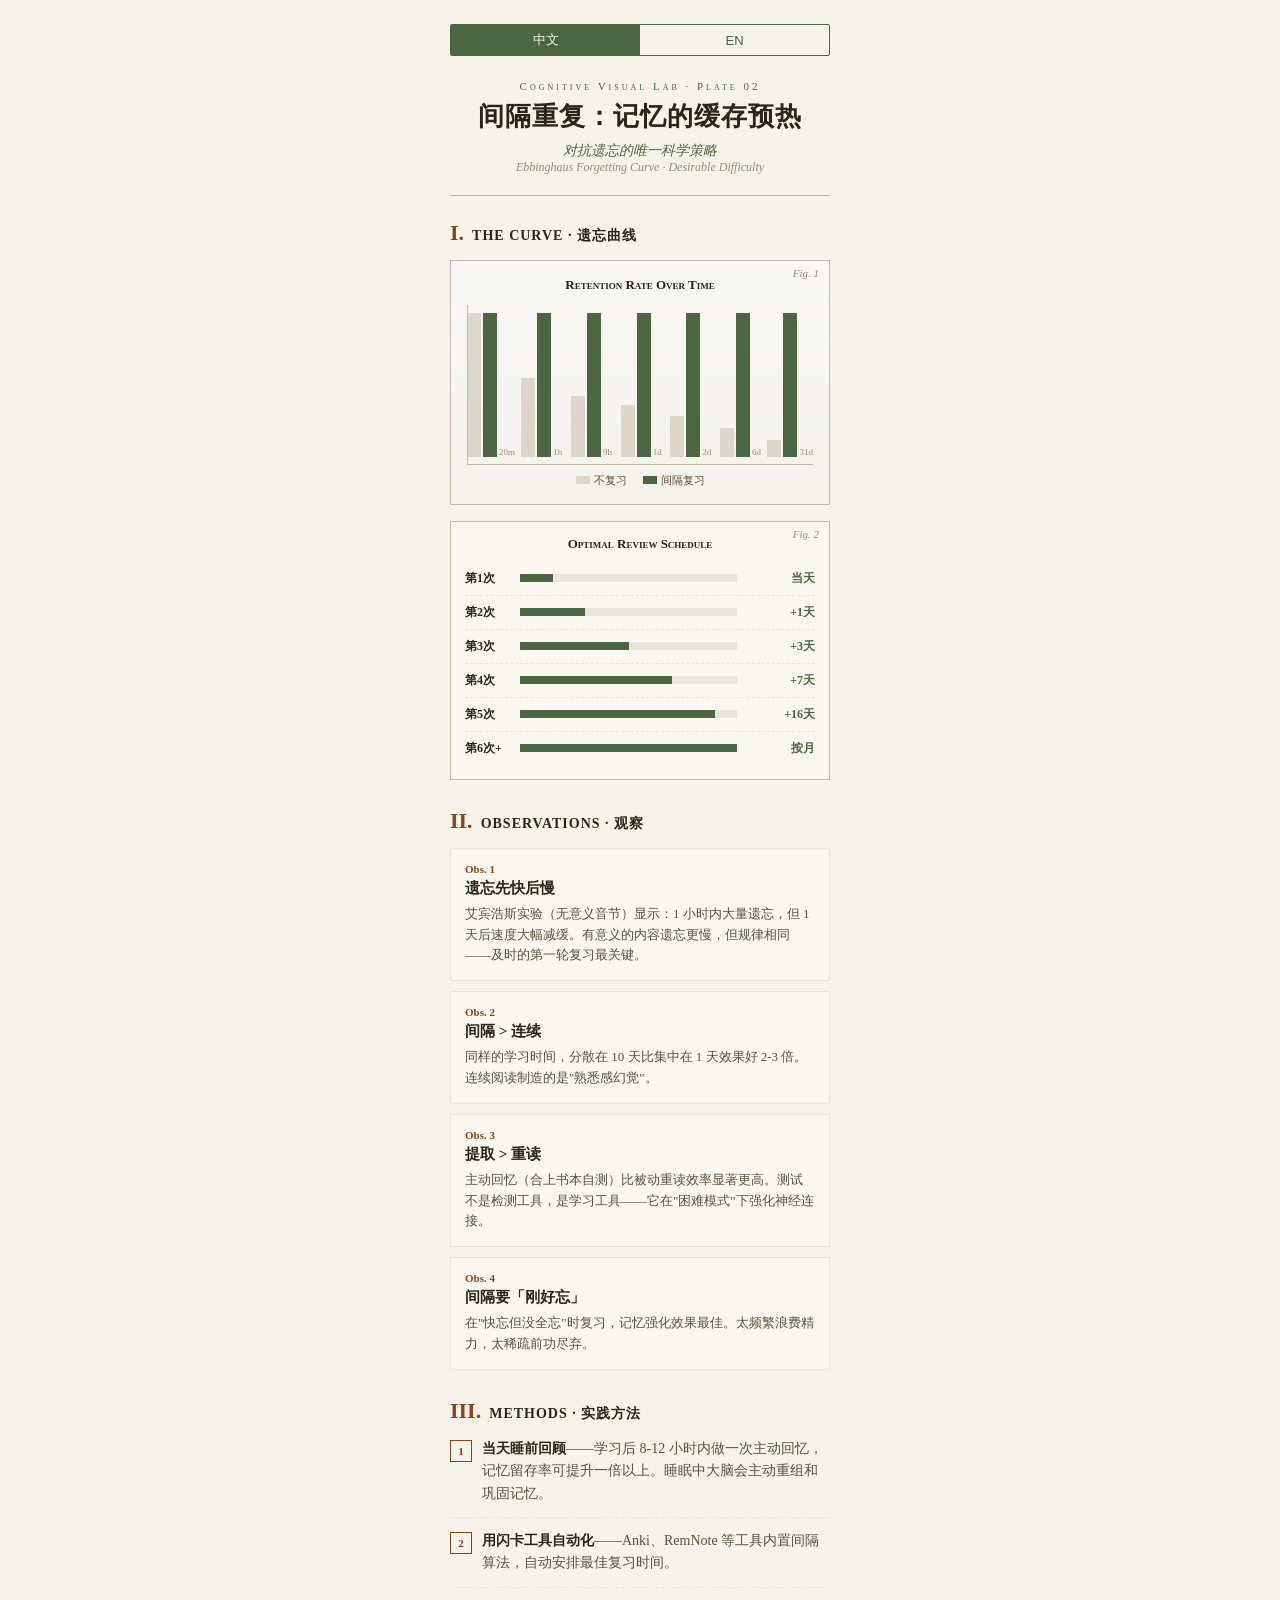
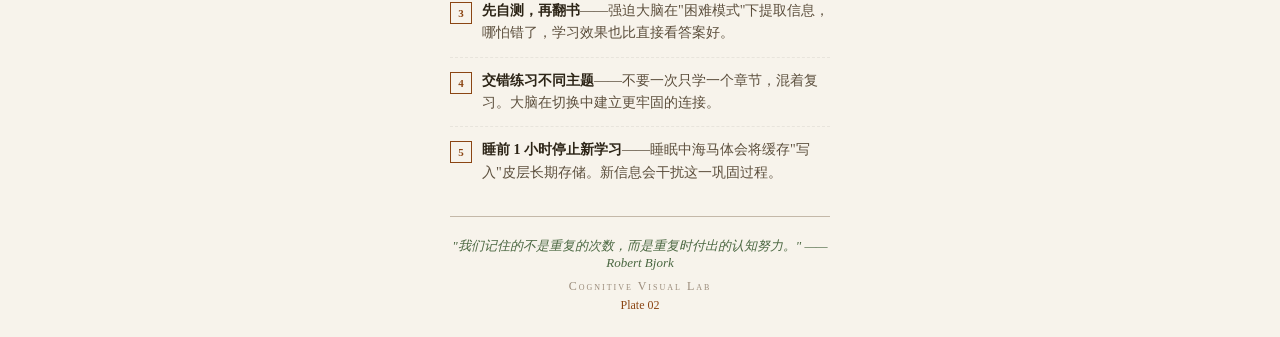
<file: products/02-spaced-repetition/mobile.html>
<!DOCTYPE html>
<html lang="zh-CN">
<head>
<meta charset="UTF-8">
<meta name="viewport" content="width=device-width, initial-scale=1.0">
<title>Plate 02 · 间隔重复 · Mobile</title>
<style>
  * { margin: 0; padding: 0; box-sizing: border-box; }
  :root {
    --parchment: #f7f3eb; --sepia: #2C2416; --sepia-light: #5C4F3D;
    --bronze: #4A6741; --bronze-light: #9A8B7A; --gold: #8B4513;
    --rule: #C4B8A8; --rule-light: #e8e4dc;
  }
  body {
    font-family: "Noto Serif SC", "Songti SC", Georgia, serif;
    background: var(--parchment); color: var(--sepia);
    max-width: 420px; margin: 0 auto; padding: 24px 20px;
    -webkit-font-smoothing: antialiased;
  }
  .lang-toggle {
    display: flex; justify-content: center; gap: 0;
    border: 1px solid var(--bronze); border-radius: 2px;
    overflow: hidden; margin-bottom: 24px;
    font-family: -apple-system, sans-serif; font-size: 13px;
  }
  .lang-toggle button {
    background: transparent; border: none; padding: 6px 16px;
    cursor: pointer; color: var(--bronze); font-size: 13px;
    flex: 1;
  }
  .lang-toggle button.active { background: var(--bronze); color: var(--parchment); }

  .header {
    text-align: center; padding-bottom: 20px; margin-bottom: 24px;
    border-bottom: 1px solid var(--rule);
  }
  .plate-number {
    font-size: 11px; font-variant: small-caps; letter-spacing: 3px;
    color: var(--bronze); margin-bottom: 8px; font-family: Georgia, serif;
  }
  h1 { font-size: 26px; font-weight: 700; letter-spacing: 1px; margin-bottom: 8px; line-height: 1.3; }
  .subtitle { font-size: 14px; color: var(--bronze); font-style: italic; }
  .latin-name { font-size: 12px; color: var(--bronze-light); font-style: italic; font-family: Georgia, serif; }

  .section { margin-bottom: 28px; }
  .section-header {
    display: flex; align-items: baseline; gap: 8px; margin-bottom: 14px;
  }
  .section-num { font-size: 22px; font-weight: 700; color: var(--gold); font-family: Georgia, serif; }
  .section-title { font-size: 14px; font-weight: 700; letter-spacing: 1px; text-transform: uppercase; font-variant: small-caps; }

  .diagram-plate {
    border: 0.5px solid var(--rule); background: linear-gradient(to bottom, #faf8f4, #f5f2ec);
    padding: 16px; position: relative; margin-bottom: 16px;
  }
  .diagram-plate::before {
    content: "Fig. 1"; position: absolute; top: 6px; right: 10px;
    font-size: 11px; color: var(--bronze-light); font-style: italic; font-family: Georgia, serif;
  }
  .curve-title { font-size: 13px; font-weight: 700; text-align: center; margin-bottom: 12px; font-variant: small-caps; }
  .curve-visual { display: flex; align-items: flex-end; gap: 4px; padding: 8px 0; height: 160px; position: relative; }
  .curve-visual::before {
    content: ""; position: absolute; left: 0; right: 0; top: 0; bottom: 0;
    border-left: 0.5px solid var(--rule); border-bottom: 0.5px solid var(--rule);
    pointer-events: none; z-index: 0;
  }
  .curve-bar-group { flex: 1; display: flex; flex-direction: row; align-items: flex-end; justify-content: center; gap: 2px; height: 100%; }
  .curve-bar { width: 14px; display: block; flex-shrink: 0; }
  .curve-bar.forget { background: var(--rule); opacity: 0.5; }
  .curve-bar.review { background: var(--bronze); }
  .curve-label { font-size: 9px; color: var(--bronze-light); text-align: center; margin-top: 4px; }
  .curve-legend { display: flex; justify-content: center; gap: 16px; margin-top: 8px; font-size: 11px; color: var(--sepia-light); }
  .legend-item { display: flex; align-items: center; gap: 4px; }
  .legend-color { width: 14px; height: 8px; display: inline-block; }

  .schedule-plate {
    border: 0.5px solid var(--rule); background: rgba(255,255,255,0.3);
    padding: 14px; position: relative;
  }
  .schedule-plate::before {
    content: "Fig. 2"; position: absolute; top: 6px; right: 10px;
    font-size: 11px; color: var(--bronze-light); font-style: italic; font-family: Georgia, serif;
  }
  .schedule-title { font-size: 13px; font-weight: 700; text-align: center; margin-bottom: 10px; font-variant: small-caps; }
  .schedule-row {
    display: flex; align-items: center; padding: 8px 0;
    border-bottom: 0.5px dashed var(--rule-light); font-size: 12px;
  }
  .schedule-row:last-child { border-bottom: none; }
  .schedule-day { width: 55px; font-weight: 700; flex-shrink: 0; }
  .schedule-bar-track { flex: 1; height: 8px; background: var(--rule-light); position: relative; margin-right: 8px; }
  .schedule-bar-fill { height: 100%; background: var(--bronze); }
  .schedule-action { width: 70px; text-align: right; color: var(--bronze); font-weight: 600; font-variant: small-caps; flex-shrink: 0; }

  .obs-list { display: flex; flex-direction: column; gap: 10px; }
  .obs-item { padding: 14px; border: 0.5px solid var(--rule-light); background: rgba(255,255,255,0.3); }
  .obs-item .obs-num { font-size: 11px; color: var(--gold); font-weight: 700; font-family: Georgia, serif; margin-bottom: 4px; }
  .obs-item h4 { font-size: 15px; font-weight: 700; margin-bottom: 6px; }
  .obs-item p { font-size: 13px; color: var(--sepia-light); line-height: 1.6; }

  .methods-title { font-size: 14px; font-weight: 700; letter-spacing: 1px; text-transform: uppercase; font-variant: small-caps; margin-bottom: 14px; }
  .method-item { display: flex; align-items: flex-start; margin-bottom: 12px; padding-bottom: 12px; border-bottom: 0.5px dashed var(--rule-light); }
  .method-item:last-child { margin-bottom: 0; padding-bottom: 0; border-bottom: none; }
  .method-marker { width: 22px; height: 22px; border: 0.5px solid var(--gold); display: flex; align-items: center; justify-content: center; font-size: 11px; font-weight: 700; color: var(--gold); flex-shrink: 0; margin-right: 10px; margin-top: 2px; font-family: Georgia, serif; }
  .method-text { font-size: 14px; line-height: 1.6; color: var(--sepia-light); }
  .method-text strong { color: var(--sepia); font-weight: 600; }

  .footer { margin-top: 32px; padding-top: 20px; border-top: 1px solid var(--rule); text-align: center; }
  .footer-quote { font-size: 13px; color: var(--bronze); font-style: italic; font-family: Georgia, serif; margin-bottom: 8px; }
  .footer-brand { font-size: 12px; color: var(--bronze-light); font-variant: small-caps; letter-spacing: 2px; }
  .footer-plate { font-size: 12px; color: var(--gold); font-family: Georgia, serif; margin-top: 4px; }

  .lang-cn, .lang-en { display: none; }
  .lang-cn.active, .lang-en.active { display: block; }
  span.lang-cn, span.lang-en { display: none; }
  span.lang-cn.active, span.lang-en.active { display: inline; }
</style>
</head>
<body>

  <div class="lang-toggle">
    <button class="active" onclick="setLang('cn')" id="btn-cn">中文</button>
    <button onclick="setLang('en')" id="btn-en">EN</button>
  </div>

  <div class="header">
    <div class="plate-number">Cognitive Visual Lab · Plate 02</div>
    <h1><span class="lang-cn active">间隔重复：记忆的缓存预热</span><span class="lang-en">Spaced Repetition: Warming the Memory Cache</span></h1>
    <div class="subtitle"><span class="lang-cn active">对抗遗忘的唯一科学策略</span><span class="lang-en">The Only Scientific Strategy Against Forgetting</span></div>
    <div class="latin-name"><span class="lang-cn active">Ebbinghaus Forgetting Curve · Desirable Difficulty</span><span class="lang-en">Ebbinghaus Forgetting Curve · Desirable Difficulty</span></div>
  </div>

  <div class="section">
    <div class="section-header">
      <span class="section-num">I.</span>
      <span class="section-title"><span class="lang-cn active">The Curve · 遗忘曲线</span><span class="lang-en">The Curve</span></span>
    </div>

    <div class="diagram-plate">
      <div class="curve-title">Retention Rate Over Time</div>
      <div class="curve-visual">
        <div class="curve-bar-group"><div class="curve-bar forget" style="height: 100%;"></div><div class="curve-bar review" style="height: 100%;"></div><div class="curve-label">20m</div></div>
        <div class="curve-bar-group"><div class="curve-bar forget" style="height: 55%;"></div><div class="curve-bar review" style="height: 100%;"></div><div class="curve-label">1h</div></div>
        <div class="curve-bar-group"><div class="curve-bar forget" style="height: 42%;"></div><div class="curve-bar review" style="height: 100%;"></div><div class="curve-label">9h</div></div>
        <div class="curve-bar-group"><div class="curve-bar forget" style="height: 36%;"></div><div class="curve-bar review" style="height: 100%;"></div><div class="curve-label">1d</div></div>
        <div class="curve-bar-group"><div class="curve-bar forget" style="height: 28%;"></div><div class="curve-bar review" style="height: 100%;"></div><div class="curve-label">2d</div></div>
        <div class="curve-bar-group"><div class="curve-bar forget" style="height: 20%;"></div><div class="curve-bar review" style="height: 100%;"></div><div class="curve-label">6d</div></div>
        <div class="curve-bar-group"><div class="curve-bar forget" style="height: 12%;"></div><div class="curve-bar review" style="height: 100%;"></div><div class="curve-label">31d</div></div>
      </div>
      <div class="curve-legend">
        <span class="legend-item"><span class="legend-color" style="background: var(--rule); opacity: 0.5;"></span><span class="lang-cn active">不复习</span><span class="lang-en">No Review</span></span>
        <span class="legend-item"><span class="legend-color" style="background: var(--bronze);"></span><span class="lang-cn active">间隔复习</span><span class="lang-en">Spaced Review</span></span>
      </div>
    </div>

    <div class="schedule-plate">
      <div class="schedule-title">Optimal Review Schedule</div>
      <div class="schedule-row"><div class="schedule-day"><span class="lang-cn active">第1次</span><span class="lang-en">1st</span></div><div class="schedule-bar-track"><div class="schedule-bar-fill" style="width: 15%;"></div></div><div class="schedule-action"><span class="lang-cn active">当天</span><span class="lang-en">Same Day</span></div></div>
      <div class="schedule-row"><div class="schedule-day"><span class="lang-cn active">第2次</span><span class="lang-en">2nd</span></div><div class="schedule-bar-track"><div class="schedule-bar-fill" style="width: 30%;"></div></div><div class="schedule-action"><span class="lang-cn active">+1天</span><span class="lang-en">+1 Day</span></div></div>
      <div class="schedule-row"><div class="schedule-day"><span class="lang-cn active">第3次</span><span class="lang-en">3rd</span></div><div class="schedule-bar-track"><div class="schedule-bar-fill" style="width: 50%;"></div></div><div class="schedule-action"><span class="lang-cn active">+3天</span><span class="lang-en">+3 Days</span></div></div>
      <div class="schedule-row"><div class="schedule-day"><span class="lang-cn active">第4次</span><span class="lang-en">4th</span></div><div class="schedule-bar-track"><div class="schedule-bar-fill" style="width: 70%;"></div></div><div class="schedule-action"><span class="lang-cn active">+7天</span><span class="lang-en">+7 Days</span></div></div>
      <div class="schedule-row"><div class="schedule-day"><span class="lang-cn active">第5次</span><span class="lang-en">5th</span></div><div class="schedule-bar-track"><div class="schedule-bar-fill" style="width: 90%;"></div></div><div class="schedule-action"><span class="lang-cn active">+16天</span><span class="lang-en">+16 Days</span></div></div>
      <div class="schedule-row"><div class="schedule-day"><span class="lang-cn active">第6次+</span><span class="lang-en">6th+</span></div><div class="schedule-bar-track"><div class="schedule-bar-fill" style="width: 100%;"></div></div><div class="schedule-action"><span class="lang-cn active">按月</span><span class="lang-en">Monthly</span></div></div>
    </div>
  </div>

  <div class="section">
    <div class="section-header">
      <span class="section-num">II.</span>
      <span class="section-title"><span class="lang-cn active">Observations · 观察</span><span class="lang-en">Observations</span></span>
    </div>
    <div class="obs-list">
      <div class="obs-item">
        <div class="obs-num">Obs. 1</div>
        <h4><span class="lang-cn active">遗忘先快后慢</span><span class="lang-en">Forgetting is Front-Loaded</span></h4>
        <p><span class="lang-cn active">艾宾浩斯实验（无意义音节）显示：1 小时内大量遗忘，但 1 天后速度大幅减缓。有意义的内容遗忘更慢，但规律相同——及时的第一轮复习最关键。</span><span class="lang-en">Ebbinghaus's experiment (nonsense syllables) shows massive forgetting within 1 hour, but the rate slows dramatically after 1 day. Meaningful content decays slower, but the pattern holds — the first review is the most critical.</span></p>
      </div>
      <div class="obs-item">
        <div class="obs-num">Obs. 2</div>
        <h4><span class="lang-cn active">间隔 > 连续</span><span class="lang-en">Spacing > Massing</span></h4>
        <p><span class="lang-cn active">同样的学习时间，分散在 10 天比集中在 1 天效果好 2-3 倍。连续阅读制造的是"熟悉感幻觉"。</span><span class="lang-en">The same study time spread over 10 days is 2-3× more effective than crammed into 1 day. Continuous reading creates an "illusion of fluency."</span></p>
      </div>
      <div class="obs-item">
        <div class="obs-num">Obs. 3</div>
        <h4><span class="lang-cn active">提取 > 重读</span><span class="lang-en">Retrieval > Rereading</span></h4>
        <p><span class="lang-cn active">主动回忆（合上书本自测）比被动重读效率显著更高。测试不是检测工具，是学习工具——它在"困难模式"下强化神经连接。</span><span class="lang-en">Active recall (self-testing with the book closed) is significantly more effective than passive rereading. Testing is a learning tool, not just assessment — it strengthens neural connections in "hard mode."</span></p>
      </div>
      <div class="obs-item">
        <div class="obs-num">Obs. 4</div>
        <h4><span class="lang-cn active">间隔要「刚好忘」</span><span class="lang-en">Review at the Edge</span></h4>
        <p><span class="lang-cn active">在"快忘但没全忘"时复习，记忆强化效果最佳。太频繁浪费精力，太稀疏前功尽弃。</span><span class="lang-en">Reviewing when you're "about to forget but haven't yet" yields the strongest memory consolidation. Too frequent wastes effort; too sparse loses progress.</span></p>
      </div>
    </div>
  </div>

  <div class="section">
    <div class="section-header">
      <span class="section-num">III.</span>
      <span class="section-title"><span class="lang-cn active">Methods · 实践方法</span><span class="lang-en">Methods</span></span>
    </div>
    <div class="method-item">
      <div class="method-marker">1</div>
      <div class="method-text"><span class="lang-cn active"><strong>当天睡前回顾</strong>——学习后 8-12 小时内做一次主动回忆，记忆留存率可提升一倍以上。睡眠中大脑会主动重组和巩固记忆。</span><span class="lang-en"><strong>Review before sleep</strong> — Active recall 8-12 hours after learning more than doubles retention. During sleep, the brain actively reorganizes and consolidates memories.</span></div>
    </div>
    <div class="method-item">
      <div class="method-marker">2</div>
      <div class="method-text"><span class="lang-cn active"><strong>用闪卡工具自动化</strong>——Anki、RemNote 等工具内置间隔算法，自动安排最佳复习时间。</span><span class="lang-en"><strong>Use spaced repetition software</strong> — Anki, RemNote, etc. have built-in algorithms that schedule optimal review intervals automatically.</span></div>
    </div>
    <div class="method-item">
      <div class="method-marker">3</div>
      <div class="method-text"><span class="lang-cn active"><strong>先自测，再翻书</strong>——强迫大脑在"困难模式"下提取信息，哪怕错了，学习效果也比直接看答案好。</span><span class="lang-en"><strong>Test yourself first, then check</strong> — Forcing your brain to retrieve in "hard mode," even if wrong, is more effective than immediately seeing the answer.</span></div>
    </div>
    <div class="method-item">
      <div class="method-marker">4</div>
      <div class="method-text"><span class="lang-cn active"><strong>交错练习不同主题</strong>——不要一次只学一个章节，混着复习。大脑在切换中建立更牢固的连接。</span><span class="lang-en"><strong>Interleave different topics</strong> — Don't study one chapter at a time; mix reviews. The brain builds stronger connections through switching.</span></div>
    </div>
    <div class="method-item">
      <div class="method-marker">5</div>
      <div class="method-text"><span class="lang-cn active"><strong>睡前 1 小时停止新学习</strong>——睡眠中海马体会将缓存"写入"皮层长期存储。新信息会干扰这一巩固过程。</span><span class="lang-en"><strong>Stop new learning 1 hour before sleep</strong> — During sleep, the hippocampus "writes" cached memories to cortical long-term storage. New information interferes with this consolidation.</span></div>
    </div>
  </div>

  <div class="footer">
    <div class="footer-quote"><span class="lang-cn active">"我们记住的不是重复的次数，而是重复时付出的认知努力。" —— Robert Bjork</span><span class="lang-en">"We remember not the number of repetitions, but the cognitive effort made during them." — Robert Bjork</span></div>
    <div class="footer-brand">Cognitive Visual Lab</div>
    <div class="footer-plate">Plate 02</div>
  </div>

<script>
  function setLang(lang) {
    document.querySelectorAll('.lang-cn, .lang-en').forEach(el => el.classList.remove('active'));
    document.querySelectorAll('.lang-' + lang).forEach(el => el.classList.add('active'));
    document.getElementById('btn-cn').classList.toggle('active', lang === 'cn');
    document.getElementById('btn-en').classList.toggle('active', lang === 'en');
  }
</script>

</body>
</html>
<!-- Method 5 fix placeholder -->
</file>
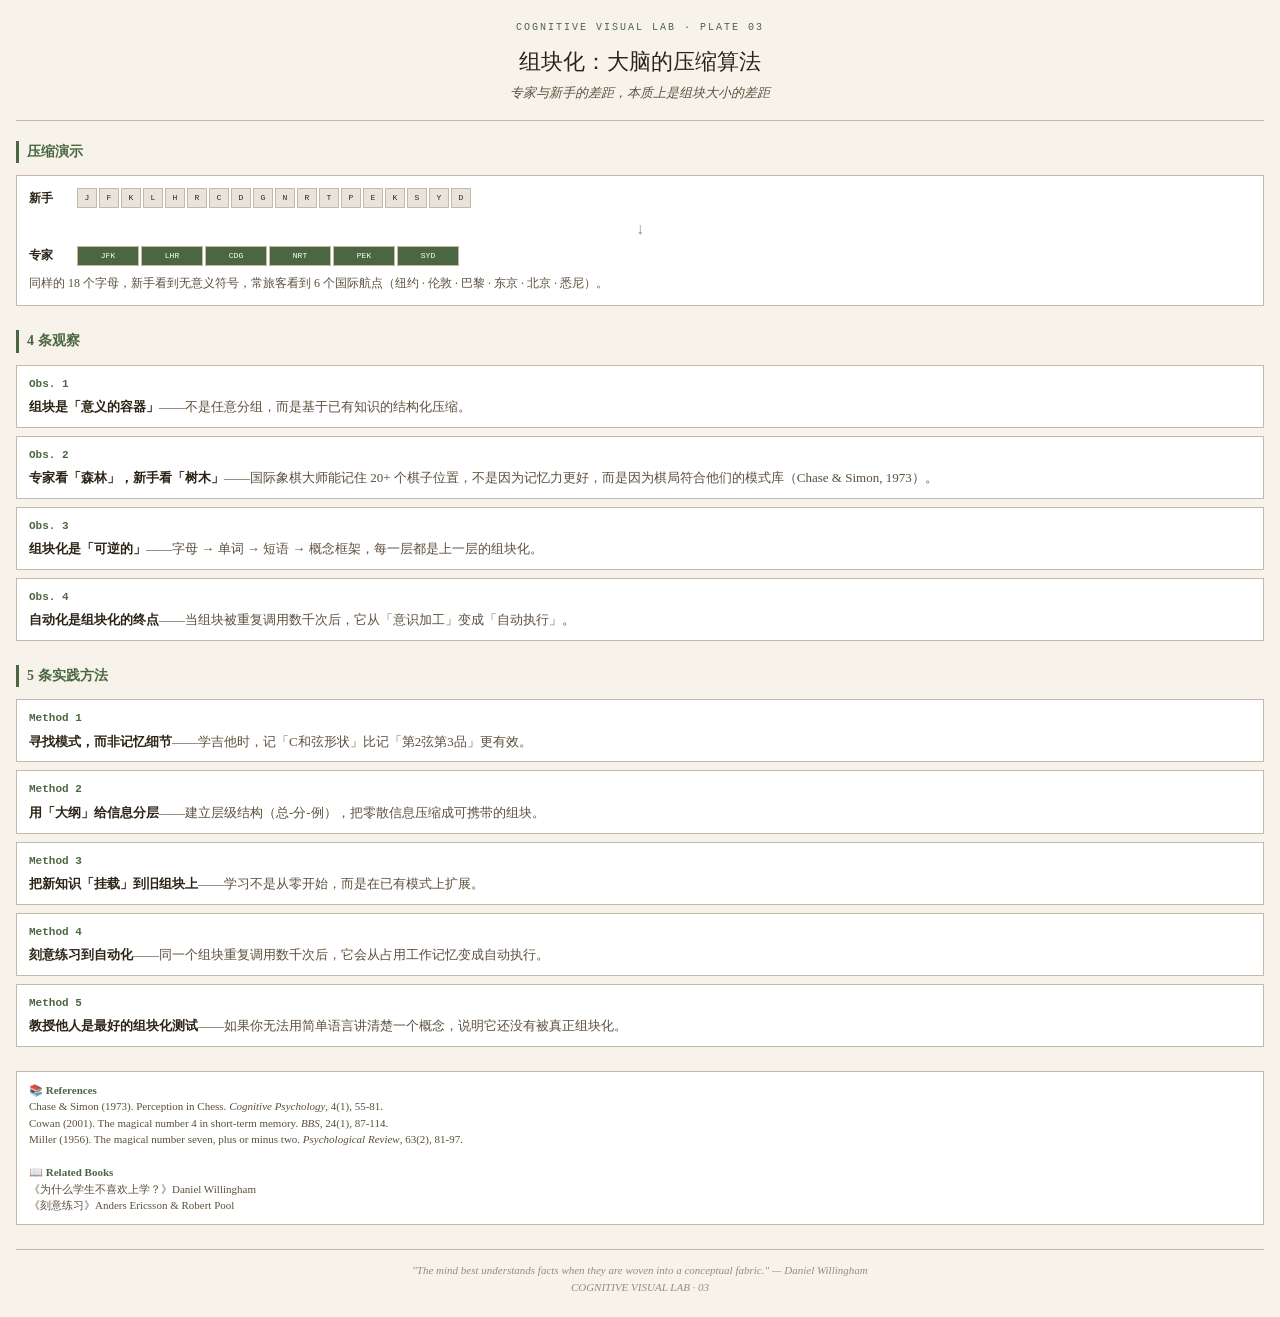
<file: products/03-chunking/mobile.html>
<!DOCTYPE html>
<html lang="zh-CN">
<head>
<meta charset="UTF-8">
<meta name="viewport" content="width=device-width, initial-scale=1.0">
<title>Plate 03 · 组块化 | Chunking</title>
<style>
  * { margin: 0; padding: 0; box-sizing: border-box; }
  :root {
    --parchment: #f7f3eb;
    --sepia: #2C2416;
    --sepia-light: #5C4F3D;
    --bronze: #4A6741;
    --bronze-light: #9A8B7A;
    --rule: #C4B8A8;
    --rule-light: #e8e4dc;
  }
  body {
    font-family: "Noto Serif SC", Georgia, serif;
    background: var(--parchment);
    color: var(--sepia);
    padding: 20px 16px;
    line-height: 1.6;
  }
  .header {
    text-align: center;
    padding-bottom: 16px;
    margin-bottom: 20px;
    border-bottom: 1px solid var(--rule);
  }
  .series-label {
    font-family: "Courier New", monospace;
    font-size: 10px;
    letter-spacing: 0.2em;
    text-transform: uppercase;
    color: var(--bronze);
    margin-bottom: 8px;
  }
  h1 { font-size: 22px; font-weight: 400; margin-bottom: 4px; }
  .subtitle { font-size: 13px; color: var(--sepia-light); font-style: italic; }
  
  .section { margin-bottom: 24px; }
  .section-title {
    font-size: 14px;
    font-weight: 700;
    color: var(--bronze);
    margin-bottom: 12px;
    border-left: 3px solid var(--bronze);
    padding-left: 8px;
  }
  
  .chunk-demo {
    background: white;
    border: 1px solid var(--rule);
    padding: 12px;
    margin-bottom: 12px;
  }
  .chunk-row {
    display: flex;
    align-items: center;
    gap: 8px;
    margin-bottom: 8px;
  }
  .chunk-label { font-size: 12px; font-weight: 700; width: 40px; }
  .chunk-blocks { display: flex; gap: 2px; flex-wrap: wrap; flex: 1; }
  .chunk-block {
    width: 20px; height: 20px;
    border: 0.5px solid var(--rule);
    display: flex; align-items: center; justify-content: center;
    font-size: 8px; font-family: monospace;
  }
  .chunk-block.isolated { background: var(--rule-light); }
  .chunk-block.grouped { background: var(--bronze); color: white; }
  
  .obs-item, .method-item {
    background: white;
    border: 1px solid var(--rule);
    padding: 10px 12px;
    margin-bottom: 8px;
  }
  .obs-num, .method-num {
    font-family: monospace;
    font-size: 11px;
    font-weight: 700;
    color: var(--bronze);
    margin-bottom: 4px;
  }
  .item-text { font-size: 13px; color: var(--sepia-light); line-height: 1.5; }
  .item-text strong { color: var(--sepia); }
  
  .references {
    background: white;
    border: 1px solid var(--rule);
    padding: 10px 12px;
    font-size: 11px;
    color: var(--sepia-light);
    line-height: 1.5;
  }
  .references strong { color: var(--bronze); }
  
  .footer {
    text-align: center;
    margin-top: 24px;
    padding-top: 12px;
    border-top: 1px solid var(--rule);
    font-size: 11px;
    color: var(--bronze-light);
    font-style: italic;
  }
</style>
</head>
<body>
  <div class="header">
    <div class="series-label">Cognitive Visual Lab · Plate 03</div>
    <h1>组块化：大脑的压缩算法</h1>
    <p class="subtitle">专家与新手的差距，本质上是组块大小的差距</p>
  </div>

  <div class="section">
    <div class="section-title">压缩演示</div>
    <div class="chunk-demo">
      <div class="chunk-row">
        <span class="chunk-label">新手</span>
        <div class="chunk-blocks">
          <div class="chunk-block isolated">J</div><div class="chunk-block isolated">F</div><div class="chunk-block isolated">K</div>
          <div class="chunk-block isolated">L</div><div class="chunk-block isolated">H</div><div class="chunk-block isolated">R</div>
          <div class="chunk-block isolated">C</div><div class="chunk-block isolated">D</div><div class="chunk-block isolated">G</div>
          <div class="chunk-block isolated">N</div><div class="chunk-block isolated">R</div><div class="chunk-block isolated">T</div>
          <div class="chunk-block isolated">P</div><div class="chunk-block isolated">E</div><div class="chunk-block isolated">K</div>
          <div class="chunk-block isolated">S</div><div class="chunk-block isolated">Y</div><div class="chunk-block isolated">D</div>
        </div>
      </div>
      <div style="text-align: center; color: var(--bronze-light); margin: 4px 0;">↓</div>
      <div class="chunk-row">
        <span class="chunk-label">专家</span>
        <div class="chunk-blocks">
          <div class="chunk-block grouped" style="width: 62px;">JFK</div>
          <div class="chunk-block grouped" style="width: 62px;">LHR</div>
          <div class="chunk-block grouped" style="width: 62px;">CDG</div>
          <div class="chunk-block grouped" style="width: 62px;">NRT</div>
          <div class="chunk-block grouped" style="width: 62px;">PEK</div>
          <div class="chunk-block grouped" style="width: 62px;">SYD</div>
        </div>
      </div>
      <p style="font-size: 12px; color: var(--sepia-light); margin-top: 8px;">同样的 18 个字母，新手看到无意义符号，常旅客看到 6 个国际航点（纽约 · 伦敦 · 巴黎 · 东京 · 北京 · 悉尼）。</p>
    </div>
  </div>

  <div class="section">
    <div class="section-title">4 条观察</div>
    <div class="obs-item">
      <div class="obs-num">Obs. 1</div>
      <div class="item-text"><strong>组块是「意义的容器」</strong>——不是任意分组，而是基于已有知识的结构化压缩。</div>
    </div>
    <div class="obs-item">
      <div class="obs-num">Obs. 2</div>
      <div class="item-text"><strong>专家看「森林」，新手看「树木」</strong>——国际象棋大师能记住 20+ 个棋子位置，不是因为记忆力更好，而是因为棋局符合他们的模式库（Chase & Simon, 1973）。</div>
    </div>
    <div class="obs-item">
      <div class="obs-num">Obs. 3</div>
      <div class="item-text"><strong>组块化是「可逆的」</strong>——字母 → 单词 → 短语 → 概念框架，每一层都是上一层的组块化。</div>
    </div>
    <div class="obs-item">
      <div class="obs-num">Obs. 4</div>
      <div class="item-text"><strong>自动化是组块化的终点</strong>——当组块被重复调用数千次后，它从「意识加工」变成「自动执行」。</div>
    </div>
  </div>

  <div class="section">
    <div class="section-title">5 条实践方法</div>
    <div class="method-item">
      <div class="method-num">Method 1</div>
      <div class="item-text"><strong>寻找模式，而非记忆细节</strong>——学吉他时，记「C和弦形状」比记「第2弦第3品」更有效。</div>
    </div>
    <div class="method-item">
      <div class="method-num">Method 2</div>
      <div class="item-text"><strong>用「大纲」给信息分层</strong>——建立层级结构（总-分-例），把零散信息压缩成可携带的组块。</div>
    </div>
    <div class="method-item">
      <div class="method-num">Method 3</div>
      <div class="item-text"><strong>把新知识「挂载」到旧组块上</strong>——学习不是从零开始，而是在已有模式上扩展。</div>
    </div>
    <div class="method-item">
      <div class="method-num">Method 4</div>
      <div class="item-text"><strong>刻意练习到自动化</strong>——同一个组块重复调用数千次后，它会从占用工作记忆变成自动执行。</div>
    </div>
    <div class="method-item">
      <div class="method-num">Method 5</div>
      <div class="item-text"><strong>教授他人是最好的组块化测试</strong>——如果你无法用简单语言讲清楚一个概念，说明它还没有被真正组块化。</div>
    </div>
  </div>

  <div class="references">
    <strong>📚 References</strong><br>
    Chase & Simon (1973). Perception in Chess. <i>Cognitive Psychology</i>, 4(1), 55-81.<br>
    Cowan (2001). The magical number 4 in short-term memory. <i>BBS</i>, 24(1), 87-114.<br>
    Miller (1956). The magical number seven, plus or minus two. <i>Psychological Review</i>, 63(2), 81-97.<br><br>
    <strong>📖 Related Books</strong><br>
    《为什么学生不喜欢上学？》Daniel Willingham<br>
    《刻意练习》Anders Ericsson & Robert Pool
  </div>

  <div class="footer">
    "The mind best understands facts when they are woven into a conceptual fabric." — Daniel Willingham<br>
    COGNITIVE VISUAL LAB · 03
  </div>
</body>
</html>
</file>
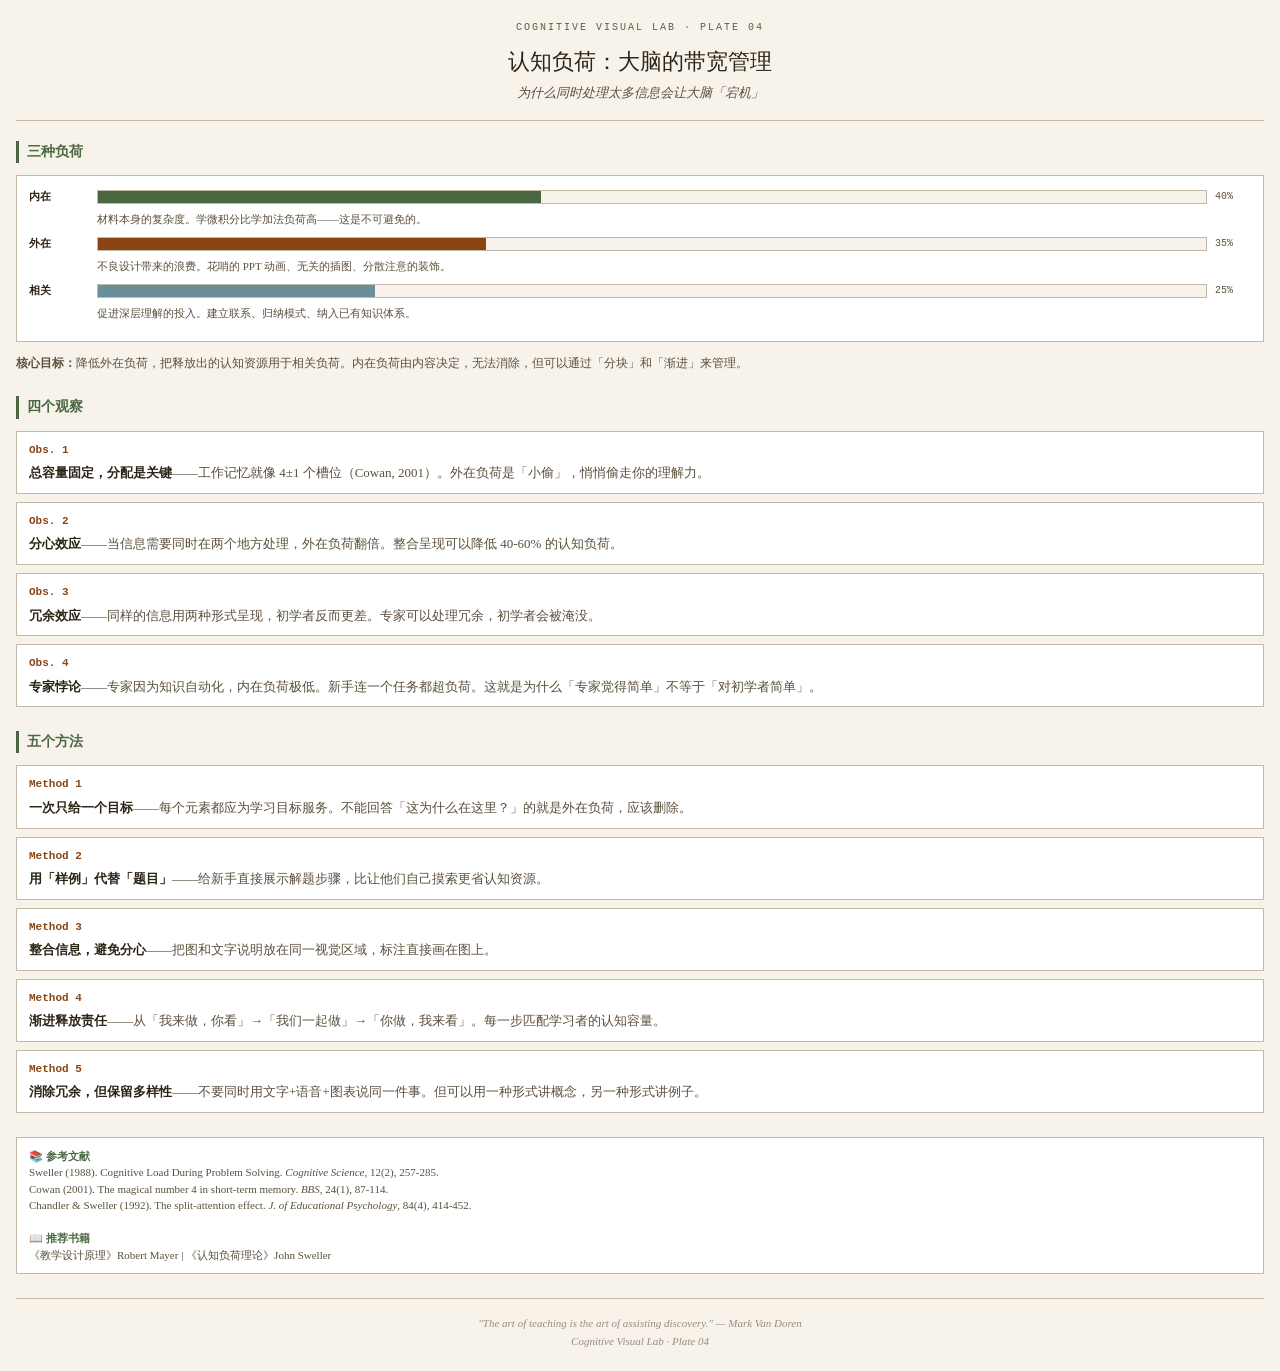
<file: products/04-cognitive-load/mobile.html>
<!DOCTYPE html>
<html lang="zh-CN">
<head>
<meta charset="UTF-8">
<meta name="viewport" content="width=device-width, initial-scale=1.0">
<title>Plate 04 · 认知负荷 | Cognitive Load</title>
<style>
  * { margin: 0; padding: 0; box-sizing: border-box; }
  :root {
    --parchment: #f7f3eb;
    --sepia: #2C2416;
    --sepia-light: #5C4F3D;
    --bronze: #4A6741;
    --bronze-light: #9A8B7A;
    --gold: #8B4513;
    --rule: #C4B8A8;
    --rule-light: #e8e4dc;
  }
  body {
    font-family: "Noto Serif SC", Georgia, serif;
    background: var(--parchment);
    color: var(--sepia);
    padding: 20px 16px;
    line-height: 1.6;
  }
  .header {
    text-align: center;
    padding-bottom: 16px;
    margin-bottom: 20px;
    border-bottom: 1px solid var(--rule);
  }
  .series-label {
    font-family: "Courier New", monospace;
    font-size: 10px;
    letter-spacing: 0.2em;
    text-transform: uppercase;
    color: var(--bronze);
    margin-bottom: 8px;
  }
  h1 { font-size: 22px; font-weight: 400; margin-bottom: 4px; }
  .subtitle { font-size: 13px; color: var(--sepia-light); font-style: italic; }

  .section { margin-bottom: 24px; }
  .section-title {
    font-size: 14px;
    font-weight: 700;
    color: var(--bronze);
    margin-bottom: 12px;
    border-left: 3px solid var(--bronze);
    padding-left: 8px;
  }

  .load-demo {
    background: white;
    border: 1px solid var(--rule);
    padding: 12px;
    margin-bottom: 12px;
  }
  .load-row {
    display: flex;
    align-items: center;
    gap: 8px;
    margin-bottom: 6px;
  }
  .load-label { font-size: 11px; font-weight: 700; width: 60px; }
  .load-track {
    flex: 1;
    height: 14px;
    background: var(--parchment);
    border: 0.5px solid var(--rule);
  }
  .load-fill {
    height: 100%;
  }
  .fill-intrinsic { background: var(--bronze); width: 40%; }
  .fill-extraneous { background: var(--gold); width: 35%; }
  .fill-germane { background: #6B8E9B; width: 25%; }
  .load-value {
    font-size: 10px;
    font-family: monospace;
    color: var(--sepia-light);
    width: 36px;
  }
  .load-desc {
    font-size: 11px;
    color: var(--sepia-light);
    margin-left: 68px;
    line-height: 1.4;
    margin-bottom: 8px;
  }

  .obs-item, .method-item {
    background: white;
    border: 1px solid var(--rule);
    padding: 10px 12px;
    margin-bottom: 8px;
  }
  .obs-num, .method-num {
    font-family: monospace;
    font-size: 11px;
    font-weight: 700;
    color: var(--gold);
    margin-bottom: 4px;
  }
  .item-text { font-size: 13px; color: var(--sepia-light); line-height: 1.5; }
  .item-text strong { color: var(--sepia); }

  .references {
    background: white;
    border: 1px solid var(--rule);
    padding: 10px 12px;
    font-size: 11px;
    color: var(--sepia-light);
    line-height: 1.5;
  }
  .references strong { color: var(--bronze); }

  .footer {
    text-align: center;
    margin-top: 24px;
    padding-top: 16px;
    border-top: 1px solid var(--rule);
    font-size: 11px;
    color: var(--bronze-light);
    font-style: italic;
  }
</style>
</head>
<body>
  <div class="header">
    <div class="series-label">Cognitive Visual Lab · Plate 04</div>
    <h1>认知负荷：大脑的带宽管理</h1>
    <p class="subtitle">为什么同时处理太多信息会让大脑「宕机」</p>
  </div>

  <div class="section">
    <div class="section-title">三种负荷</div>
    <div class="load-demo">
      <div class="load-row">
        <span class="load-label">内在</span>
        <div class="load-track"><div class="load-fill fill-intrinsic"></div></div>
        <span class="load-value">40%</span>
      </div>
      <div class="load-desc">材料本身的复杂度。学微积分比学加法负荷高——这是不可避免的。</div>

      <div class="load-row">
        <span class="load-label">外在</span>
        <div class="load-track"><div class="load-fill fill-extraneous"></div></div>
        <span class="load-value">35%</span>
      </div>
      <div class="load-desc">不良设计带来的浪费。花哨的 PPT 动画、无关的插图、分散注意的装饰。</div>

      <div class="load-row">
        <span class="load-label">相关</span>
        <div class="load-track"><div class="load-fill fill-germane"></div></div>
        <span class="load-value">25%</span>
      </div>
      <div class="load-desc">促进深层理解的投入。建立联系、归纳模式、纳入已有知识体系。</div>
    </div>
    <p style="font-size: 12px; color: var(--sepia-light); line-height: 1.5;">
      <strong>核心目标：</strong>降低外在负荷，把释放出的认知资源用于相关负荷。内在负荷由内容决定，无法消除，但可以通过「分块」和「渐进」来管理。
    </p>
  </div>

  <div class="section">
    <div class="section-title">四个观察</div>
    <div class="obs-item">
      <div class="obs-num">Obs. 1</div>
      <div class="item-text"><strong>总容量固定，分配是关键</strong>——工作记忆就像 4±1 个槽位（Cowan, 2001）。外在负荷是「小偷」，悄悄偷走你的理解力。</div>
    </div>
    <div class="obs-item">
      <div class="obs-num">Obs. 2</div>
      <div class="item-text"><strong>分心效应</strong>——当信息需要同时在两个地方处理，外在负荷翻倍。整合呈现可以降低 40-60% 的认知负荷。</div>
    </div>
    <div class="obs-item">
      <div class="obs-num">Obs. 3</div>
      <div class="item-text"><strong>冗余效应</strong>——同样的信息用两种形式呈现，初学者反而更差。专家可以处理冗余，初学者会被淹没。</div>
    </div>
    <div class="obs-item">
      <div class="obs-num">Obs. 4</div>
      <div class="item-text"><strong>专家悖论</strong>——专家因为知识自动化，内在负荷极低。新手连一个任务都超负荷。这就是为什么「专家觉得简单」不等于「对初学者简单」。</div>
    </div>
  </div>

  <div class="section">
    <div class="section-title">五个方法</div>
    <div class="method-item">
      <div class="method-num">Method 1</div>
      <div class="item-text"><strong>一次只给一个目标</strong>——每个元素都应为学习目标服务。不能回答「这为什么在这里？」的就是外在负荷，应该删除。</div>
    </div>
    <div class="method-item">
      <div class="method-num">Method 2</div>
      <div class="item-text"><strong>用「样例」代替「题目」</strong>——给新手直接展示解题步骤，比让他们自己摸索更省认知资源。</div>
    </div>
    <div class="method-item">
      <div class="method-num">Method 3</div>
      <div class="item-text"><strong>整合信息，避免分心</strong>——把图和文字说明放在同一视觉区域，标注直接画在图上。</div>
    </div>
    <div class="method-item">
      <div class="method-num">Method 4</div>
      <div class="item-text"><strong>渐进释放责任</strong>——从「我来做，你看」→「我们一起做」→「你做，我来看」。每一步匹配学习者的认知容量。</div>
    </div>
    <div class="method-item">
      <div class="method-num">Method 5</div>
      <div class="item-text"><strong>消除冗余，但保留多样性</strong>——不要同时用文字+语音+图表说同一件事。但可以用一种形式讲概念，另一种形式讲例子。</div>
    </div>
  </div>

  <div class="references">
    <strong>📚 参考文献</strong><br>
    Sweller (1988). Cognitive Load During Problem Solving. <i>Cognitive Science</i>, 12(2), 257-285.<br>
    Cowan (2001). The magical number 4 in short-term memory. <i>BBS</i>, 24(1), 87-114.<br>
    Chandler & Sweller (1992). The split-attention effect. <i>J. of Educational Psychology</i>, 84(4), 414-452.
    <br><br>
    <strong>📖 推荐书籍</strong><br>
    《教学设计原理》Robert Mayer | 《认知负荷理论》John Sweller
  </div>

  <div class="footer">
    "The art of teaching is the art of assisting discovery." — Mark Van Doren<br>
    Cognitive Visual Lab · Plate 04
  </div>
</body>
</html>
</file>
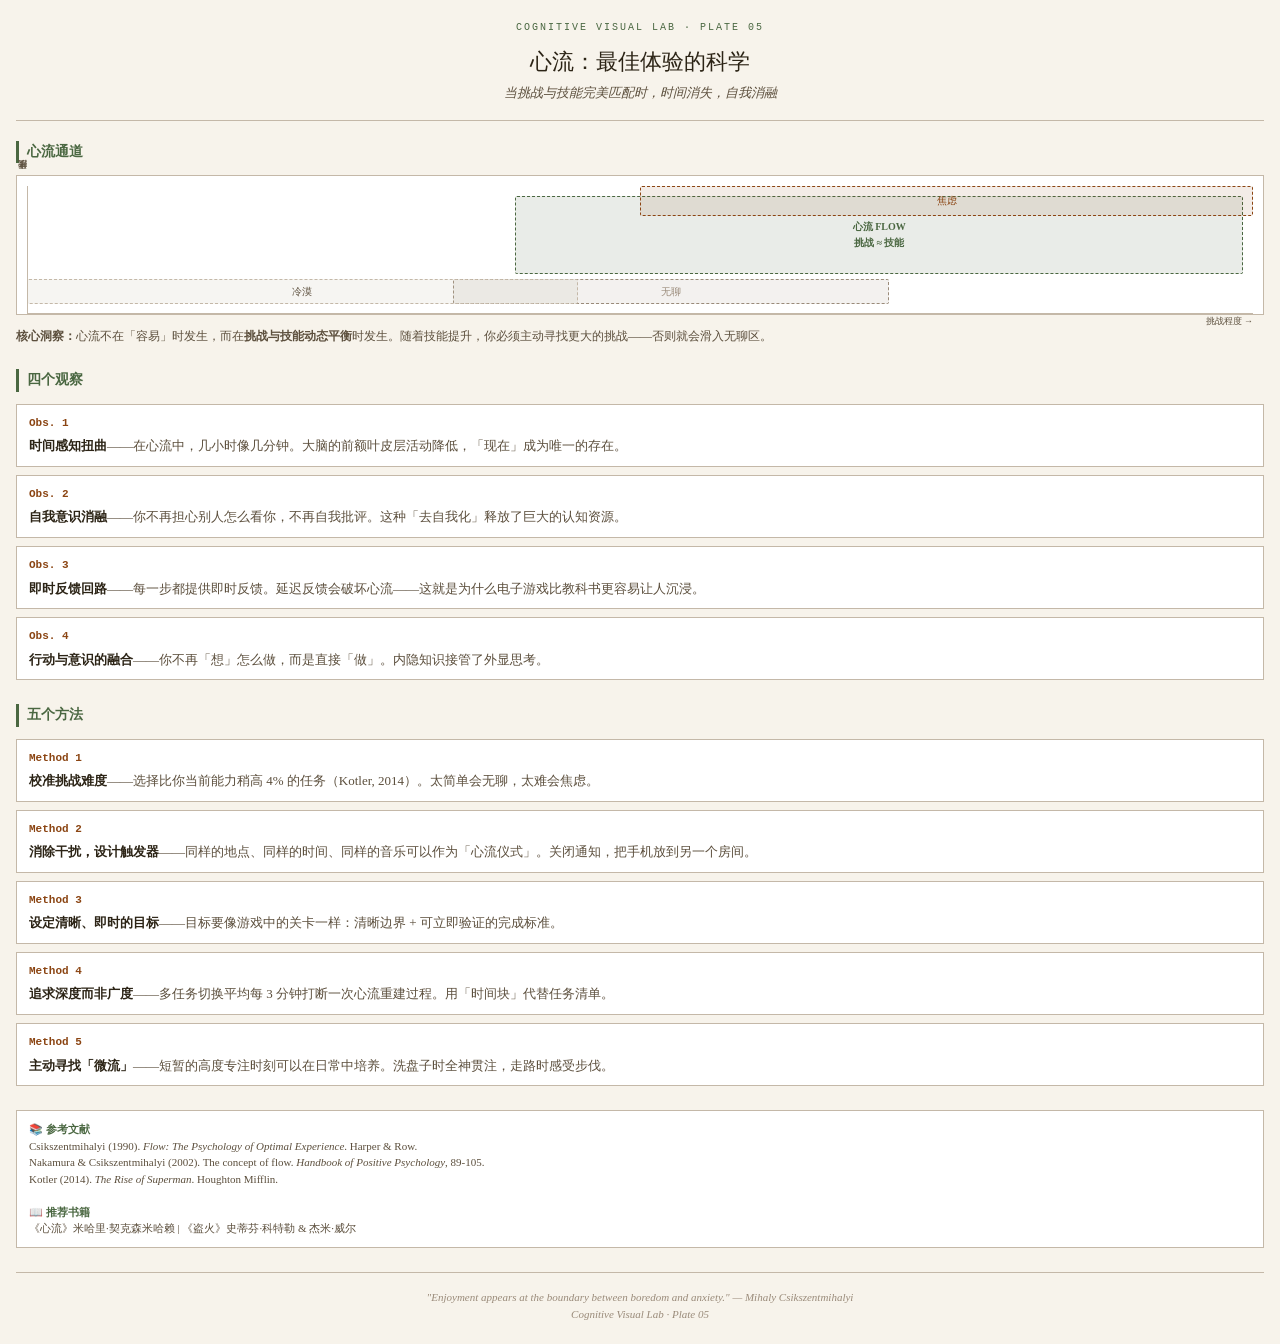
<file: products/05-flow/mobile.html>
<!DOCTYPE html>
<html lang="zh-CN">
<head>
<meta charset="UTF-8">
<meta name="viewport" content="width=device-width, initial-scale=1.0">
<title>Plate 05 · 心流 | Flow</title>
<style>
  * { margin: 0; padding: 0; box-sizing: border-box; }
  :root {
    --parchment: #f7f3eb;
    --sepia: #2C2416;
    --sepia-light: #5C4F3D;
    --bronze: #4A6741;
    --bronze-light: #9A8B7A;
    --gold: #8B4513;
    --rule: #C4B8A8;
    --rule-light: #e8e4dc;
  }
  body {
    font-family: "Noto Serif SC", Georgia, serif;
    background: var(--parchment);
    color: var(--sepia);
    padding: 20px 16px;
    line-height: 1.6;
  }
  .header {
    text-align: center;
    padding-bottom: 16px;
    margin-bottom: 20px;
    border-bottom: 1px solid var(--rule);
  }
  .series-label {
    font-family: "Courier New", monospace;
    font-size: 10px;
    letter-spacing: 0.2em;
    text-transform: uppercase;
    color: var(--bronze);
    margin-bottom: 8px;
  }
  h1 { font-size: 22px; font-weight: 400; margin-bottom: 4px; }
  .subtitle { font-size: 13px; color: var(--sepia-light); font-style: italic; }

  .section { margin-bottom: 24px; }
  .section-title {
    font-size: 14px;
    font-weight: 700;
    color: var(--bronze);
    margin-bottom: 12px;
    border-left: 3px solid var(--bronze);
    padding-left: 8px;
  }

  .flow-diagram {
    background: white;
    border: 1px solid var(--rule);
    padding: 12px;
    margin-bottom: 12px;
    position: relative;
    height: 140px;
  }
  .flow-zone {
    position: absolute;
    border-radius: 2px;
    font-size: 10px;
    padding: 4px 6px;
    text-align: center;
  }
  .zone-flow {
    top: 20px; left: 40%; right: 20px; bottom: 40px;
    background: rgba(74, 103, 65, 0.12);
    border: 1px dashed var(--bronze);
    color: var(--bronze);
    font-weight: 700;
    display: flex;
    align-items: center;
    justify-content: center;
  }
  .zone-anxiety {
    top: 10px; left: 50%; right: 10px; height: 30px;
    background: rgba(139, 69, 19, 0.1);
    border: 0.5px dashed var(--gold);
    color: var(--gold);
    display: flex; align-items: center; justify-content: center;
  }
  .zone-boredom {
    bottom: 10px; left: 35%; right: 30%; height: 25px;
    background: rgba(156, 139, 122, 0.12);
    border: 0.5px dashed var(--bronze-light);
    color: var(--bronze-light);
    display: flex; align-items: center; justify-content: center;
  }
  .zone-apathy {
    bottom: 10px; left: 10px; right: 55%; height: 25px;
    background: rgba(196, 184, 168, 0.15);
    border: 0.5px dashed var(--rule);
    color: var(--sepia-light);
    display: flex; align-items: center; justify-content: center;
  }
  .axis-x {
    position: absolute;
    bottom: 0; left: 10px; right: 10px;
    height: 1px; background: var(--rule);
  }
  .axis-y {
    position: absolute;
    left: 10px; top: 10px; bottom: 0;
    width: 1px; background: var(--rule);
  }
  .axis-label {
    position: absolute;
    font-size: 9px;
    color: var(--sepia-light);
  }

  .obs-item, .method-item {
    background: white;
    border: 1px solid var(--rule);
    padding: 10px 12px;
    margin-bottom: 8px;
  }
  .obs-num, .method-num {
    font-family: monospace;
    font-size: 11px;
    font-weight: 700;
    color: var(--gold);
    margin-bottom: 4px;
  }
  .item-text { font-size: 13px; color: var(--sepia-light); line-height: 1.5; }
  .item-text strong { color: var(--sepia); }

  .references {
    background: white;
    border: 1px solid var(--rule);
    padding: 10px 12px;
    font-size: 11px;
    color: var(--sepia-light);
    line-height: 1.5;
  }
  .references strong { color: var(--bronze); }

  .footer {
    text-align: center;
    margin-top: 24px;
    padding-top: 16px;
    border-top: 1px solid var(--rule);
    font-size: 11px;
    color: var(--bronze-light);
    font-style: italic;
  }
</style>
</head>
<body>
  <div class="header">
    <div class="series-label">Cognitive Visual Lab · Plate 05</div>
    <h1>心流：最佳体验的科学</h1>
    <p class="subtitle">当挑战与技能完美匹配时，时间消失，自我消融</p>
  </div>

  <div class="section">
    <div class="section-title">心流通道</div>
    <div class="flow-diagram">
      <div class="axis-y"></div>
      <div class="axis-x"></div>
      <span class="axis-label" style="bottom:-14px;right:10px;">挑战程度 →</span>
      <span class="axis-label" style="top:0;left:-2px;writing-mode:vertical-rl;transform:rotate(180deg);">技能水平</span>
      <div class="flow-zone zone-flow">心流 FLOW<br>挑战 ≈ 技能</div>
      <div class="flow-zone zone-anxiety">焦虑</div>
      <div class="flow-zone zone-boredom">无聊</div>
      <div class="flow-zone zone-apathy">冷漠</div>
    </div>
    <p style="font-size: 12px; color: var(--sepia-light); line-height: 1.5;">
      <strong>核心洞察：</strong>心流不在「容易」时发生，而在<strong>挑战与技能动态平衡</strong>时发生。随着技能提升，你必须主动寻找更大的挑战——否则就会滑入无聊区。
    </p>
  </div>

  <div class="section">
    <div class="section-title">四个观察</div>
    <div class="obs-item">
      <div class="obs-num">Obs. 1</div>
      <div class="item-text"><strong>时间感知扭曲</strong>——在心流中，几小时像几分钟。大脑的前额叶皮层活动降低，「现在」成为唯一的存在。</div>
    </div>
    <div class="obs-item">
      <div class="obs-num">Obs. 2</div>
      <div class="item-text"><strong>自我意识消融</strong>——你不再担心别人怎么看你，不再自我批评。这种「去自我化」释放了巨大的认知资源。</div>
    </div>
    <div class="obs-item">
      <div class="obs-num">Obs. 3</div>
      <div class="item-text"><strong>即时反馈回路</strong>——每一步都提供即时反馈。延迟反馈会破坏心流——这就是为什么电子游戏比教科书更容易让人沉浸。</div>
    </div>
    <div class="obs-item">
      <div class="obs-num">Obs. 4</div>
      <div class="item-text"><strong>行动与意识的融合</strong>——你不再「想」怎么做，而是直接「做」。内隐知识接管了外显思考。</div>
    </div>
  </div>

  <div class="section">
    <div class="section-title">五个方法</div>
    <div class="method-item">
      <div class="method-num">Method 1</div>
      <div class="item-text"><strong>校准挑战难度</strong>——选择比你当前能力稍高 4% 的任务（Kotler, 2014）。太简单会无聊，太难会焦虑。</div>
    </div>
    <div class="method-item">
      <div class="method-num">Method 2</div>
      <div class="item-text"><strong>消除干扰，设计触发器</strong>——同样的地点、同样的时间、同样的音乐可以作为「心流仪式」。关闭通知，把手机放到另一个房间。</div>
    </div>
    <div class="method-item">
      <div class="method-num">Method 3</div>
      <div class="item-text"><strong>设定清晰、即时的目标</strong>——目标要像游戏中的关卡一样：清晰边界 + 可立即验证的完成标准。</div>
    </div>
    <div class="method-item">
      <div class="method-num">Method 4</div>
      <div class="item-text"><strong>追求深度而非广度</strong>——多任务切换平均每 3 分钟打断一次心流重建过程。用「时间块」代替任务清单。</div>
    </div>
    <div class="method-item">
      <div class="method-num">Method 5</div>
      <div class="item-text"><strong>主动寻找「微流」</strong>——短暂的高度专注时刻可以在日常中培养。洗盘子时全神贯注，走路时感受步伐。</div>
    </div>
  </div>

  <div class="references">
    <strong>📚 参考文献</strong><br>
    Csikszentmihalyi (1990). <i>Flow: The Psychology of Optimal Experience</i>. Harper & Row.<br>
    Nakamura & Csikszentmihalyi (2002). The concept of flow. <i>Handbook of Positive Psychology</i>, 89-105.<br>
    Kotler (2014). <i>The Rise of Superman</i>. Houghton Mifflin.
    <br><br>
    <strong>📖 推荐书籍</strong><br>
    《心流》米哈里·契克森米哈赖 | 《盗火》史蒂芬·科特勒 & 杰米·威尔
  </div>

  <div class="footer">
    "Enjoyment appears at the boundary between boredom and anxiety." — Mihaly Csikszentmihalyi<br>
    Cognitive Visual Lab · Plate 05
  </div>
</body>
</html>
</file>
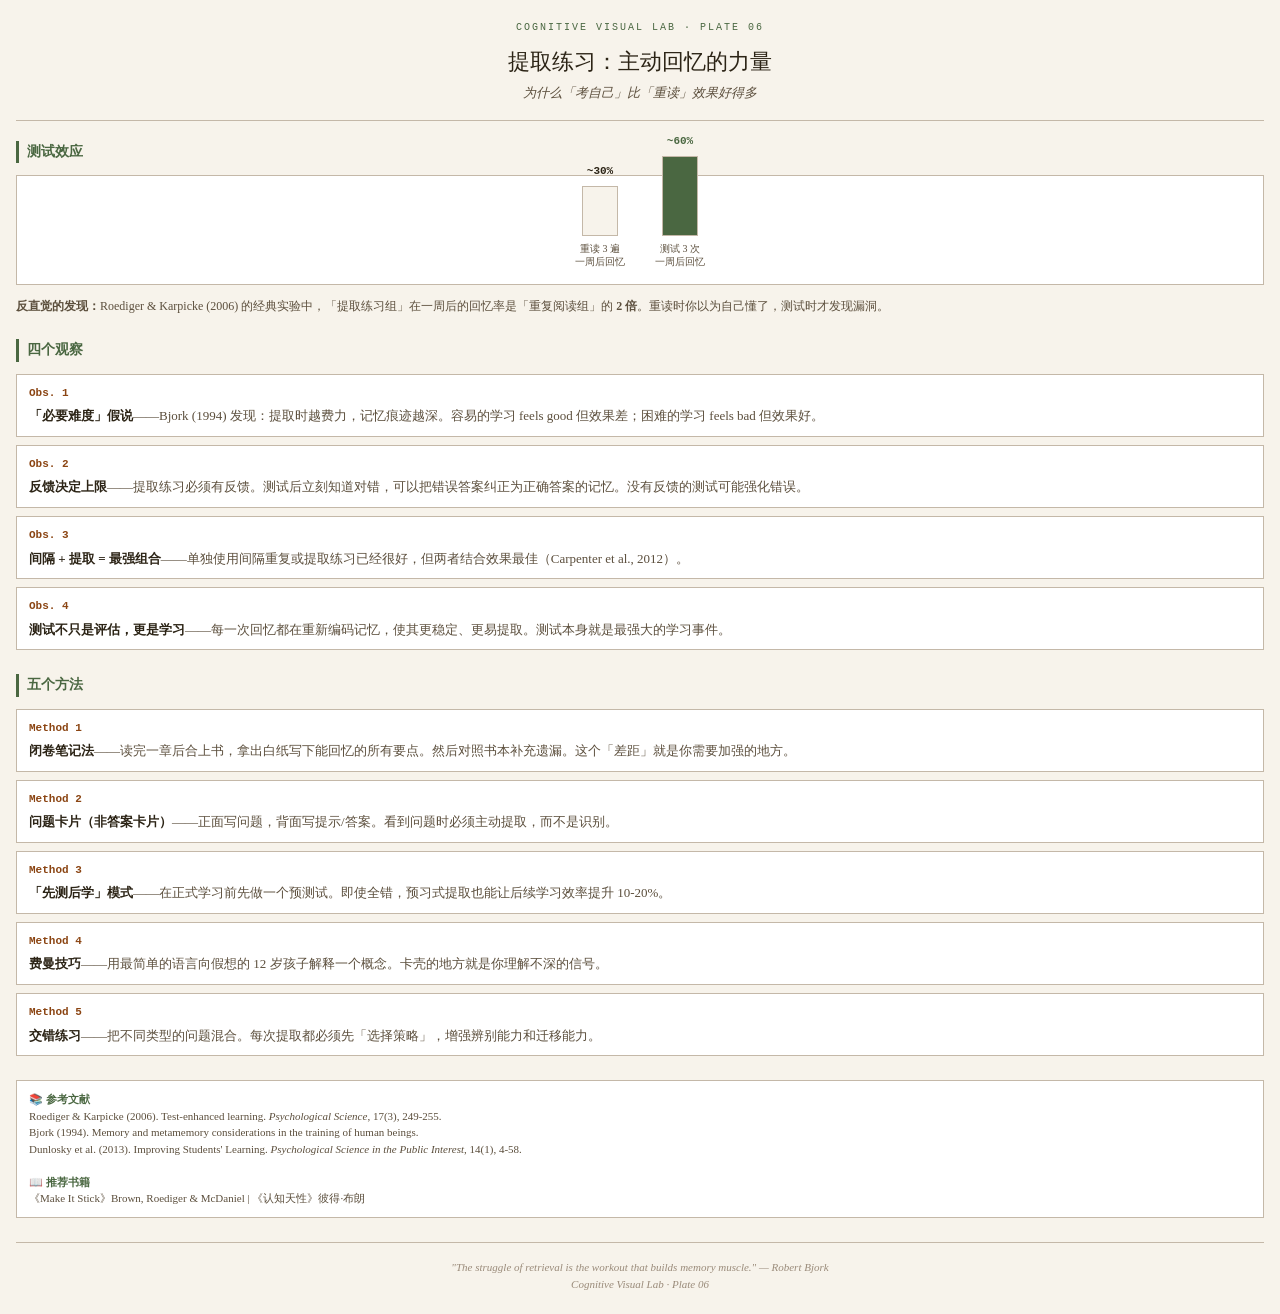
<file: products/06-retrieval-practice/mobile.html>
<!DOCTYPE html>
<html lang="zh-CN">
<head>
<meta charset="UTF-8">
<meta name="viewport" content="width=device-width, initial-scale=1.0">
<title>Plate 06 · 提取练习 | Retrieval Practice</title>
<style>
  * { margin: 0; padding: 0; box-sizing: border-box; }
  :root {
    --parchment: #f7f3eb;
    --sepia: #2C2416;
    --sepia-light: #5C4F3D;
    --bronze: #4A6741;
    --bronze-light: #9A8B7A;
    --gold: #8B4513;
    --rule: #C4B8A8;
    --rule-light: #e8e4dc;
  }
  body {
    font-family: "Noto Serif SC", Georgia, serif;
    background: var(--parchment);
    color: var(--sepia);
    padding: 20px 16px;
    line-height: 1.6;
  }
  .header {
    text-align: center;
    padding-bottom: 16px;
    margin-bottom: 20px;
    border-bottom: 1px solid var(--rule);
  }
  .series-label {
    font-family: "Courier New", monospace;
    font-size: 10px;
    letter-spacing: 0.2em;
    text-transform: uppercase;
    color: var(--bronze);
    margin-bottom: 8px;
  }
  h1 { font-size: 22px; font-weight: 400; margin-bottom: 4px; }
  .subtitle { font-size: 13px; color: var(--sepia-light); font-style: italic; }

  .section { margin-bottom: 24px; }
  .section-title {
    font-size: 14px;
    font-weight: 700;
    color: var(--bronze);
    margin-bottom: 12px;
    border-left: 3px solid var(--bronze);
    padding-left: 8px;
  }

  .bar-demo {
    background: white;
    border: 1px solid var(--rule);
    padding: 16px 12px;
    margin-bottom: 12px;
    display: flex;
    align-items: flex-end;
    justify-content: center;
    gap: 30px;
    height: 110px;
  }
  .bar-group {
    display: flex;
    flex-direction: column;
    align-items: center;
    gap: 6px;
  }
  .bar {
    width: 36px;
    border: 0.5px solid var(--rule);
  }
  .bar.reread { height: 50px; background: var(--parchment); }
  .bar.retrieve { height: 80px; background: var(--bronze); }
  .bar-label {
    font-size: 10px;
    color: var(--sepia-light);
    text-align: center;
    line-height: 1.3;
  }
  .bar-value {
    font-size: 11px;
    font-family: monospace;
    font-weight: 700;
    color: var(--sepia);
  }

  .obs-item, .method-item {
    background: white;
    border: 1px solid var(--rule);
    padding: 10px 12px;
    margin-bottom: 8px;
  }
  .obs-num, .method-num {
    font-family: monospace;
    font-size: 11px;
    font-weight: 700;
    color: var(--gold);
    margin-bottom: 4px;
  }
  .item-text { font-size: 13px; color: var(--sepia-light); line-height: 1.5; }
  .item-text strong { color: var(--sepia); }

  .references {
    background: white;
    border: 1px solid var(--rule);
    padding: 10px 12px;
    font-size: 11px;
    color: var(--sepia-light);
    line-height: 1.5;
  }
  .references strong { color: var(--bronze); }

  .footer {
    text-align: center;
    margin-top: 24px;
    padding-top: 16px;
    border-top: 1px solid var(--rule);
    font-size: 11px;
    color: var(--bronze-light);
    font-style: italic;
  }
</style>
</head>
<body>
  <div class="header">
    <div class="series-label">Cognitive Visual Lab · Plate 06</div>
    <h1>提取练习：主动回忆的力量</h1>
    <p class="subtitle">为什么「考自己」比「重读」效果好得多</p>
  </div>

  <div class="section">
    <div class="section-title">测试效应</div>
    <div class="bar-demo">
      <div class="bar-group">
        <span class="bar-value">~30%</span>
        <div class="bar reread"></div>
        <span class="bar-label">重读 3 遍<br>一周后回忆</span>
      </div>
      <div class="bar-group">
        <span class="bar-value" style="color:var(--bronze);">~60%</span>
        <div class="bar retrieve"></div>
        <span class="bar-label">测试 3 次<br>一周后回忆</span>
      </div>
    </div>
    <p style="font-size: 12px; color: var(--sepia-light); line-height: 1.5;">
      <strong>反直觉的发现：</strong>Roediger & Karpicke (2006) 的经典实验中，「提取练习组」在一周后的回忆率是「重复阅读组」的 <strong>2 倍</strong>。重读时你以为自己懂了，测试时才发现漏洞。
    </p>
  </div>

  <div class="section">
    <div class="section-title">四个观察</div>
    <div class="obs-item">
      <div class="obs-num">Obs. 1</div>
      <div class="item-text"><strong>「必要难度」假说</strong>——Bjork (1994) 发现：提取时越费力，记忆痕迹越深。容易的学习 feels good 但效果差；困难的学习 feels bad 但效果好。</div>
    </div>
    <div class="obs-item">
      <div class="obs-num">Obs. 2</div>
      <div class="item-text"><strong>反馈决定上限</strong>——提取练习必须有反馈。测试后立刻知道对错，可以把错误答案纠正为正确答案的记忆。没有反馈的测试可能强化错误。</div>
    </div>
    <div class="obs-item">
      <div class="obs-num">Obs. 3</div>
      <div class="item-text"><strong>间隔 + 提取 = 最强组合</strong>——单独使用间隔重复或提取练习已经很好，但两者结合效果最佳（Carpenter et al., 2012）。</div>
    </div>
    <div class="obs-item">
      <div class="obs-num">Obs. 4</div>
      <div class="item-text"><strong>测试不只是评估，更是学习</strong>——每一次回忆都在重新编码记忆，使其更稳定、更易提取。测试本身就是最强大的学习事件。</div>
    </div>
  </div>

  <div class="section">
    <div class="section-title">五个方法</div>
    <div class="method-item">
      <div class="method-num">Method 1</div>
      <div class="item-text"><strong>闭卷笔记法</strong>——读完一章后合上书，拿出白纸写下能回忆的所有要点。然后对照书本补充遗漏。这个「差距」就是你需要加强的地方。</div>
    </div>
    <div class="method-item">
      <div class="method-num">Method 2</div>
      <div class="item-text"><strong>问题卡片（非答案卡片）</strong>——正面写问题，背面写提示/答案。看到问题时必须主动提取，而不是识别。</div>
    </div>
    <div class="method-item">
      <div class="method-num">Method 3</div>
      <div class="item-text"><strong>「先测后学」模式</strong>——在正式学习前先做一个预测试。即使全错，预习式提取也能让后续学习效率提升 10-20%。</div>
    </div>
    <div class="method-item">
      <div class="method-num">Method 4</div>
      <div class="item-text"><strong>费曼技巧</strong>——用最简单的语言向假想的 12 岁孩子解释一个概念。卡壳的地方就是你理解不深的信号。</div>
    </div>
    <div class="method-item">
      <div class="method-num">Method 5</div>
      <div class="item-text"><strong>交错练习</strong>——把不同类型的问题混合。每次提取都必须先「选择策略」，增强辨别能力和迁移能力。</div>
    </div>
  </div>

  <div class="references">
    <strong>📚 参考文献</strong><br>
    Roediger & Karpicke (2006). Test-enhanced learning. <i>Psychological Science</i>, 17(3), 249-255.<br>
    Bjork (1994). Memory and metamemory considerations in the training of human beings.<br>
    Dunlosky et al. (2013). Improving Students' Learning. <i>Psychological Science in the Public Interest</i>, 14(1), 4-58.
    <br><br>
    <strong>📖 推荐书籍</strong><br>
    《Make It Stick》Brown, Roediger & McDaniel | 《认知天性》彼得·布朗
  </div>

  <div class="footer">
    "The struggle of retrieval is the workout that builds memory muscle." — Robert Bjork<br>
    Cognitive Visual Lab · Plate 06
  </div>
</body>
</html>
</file>
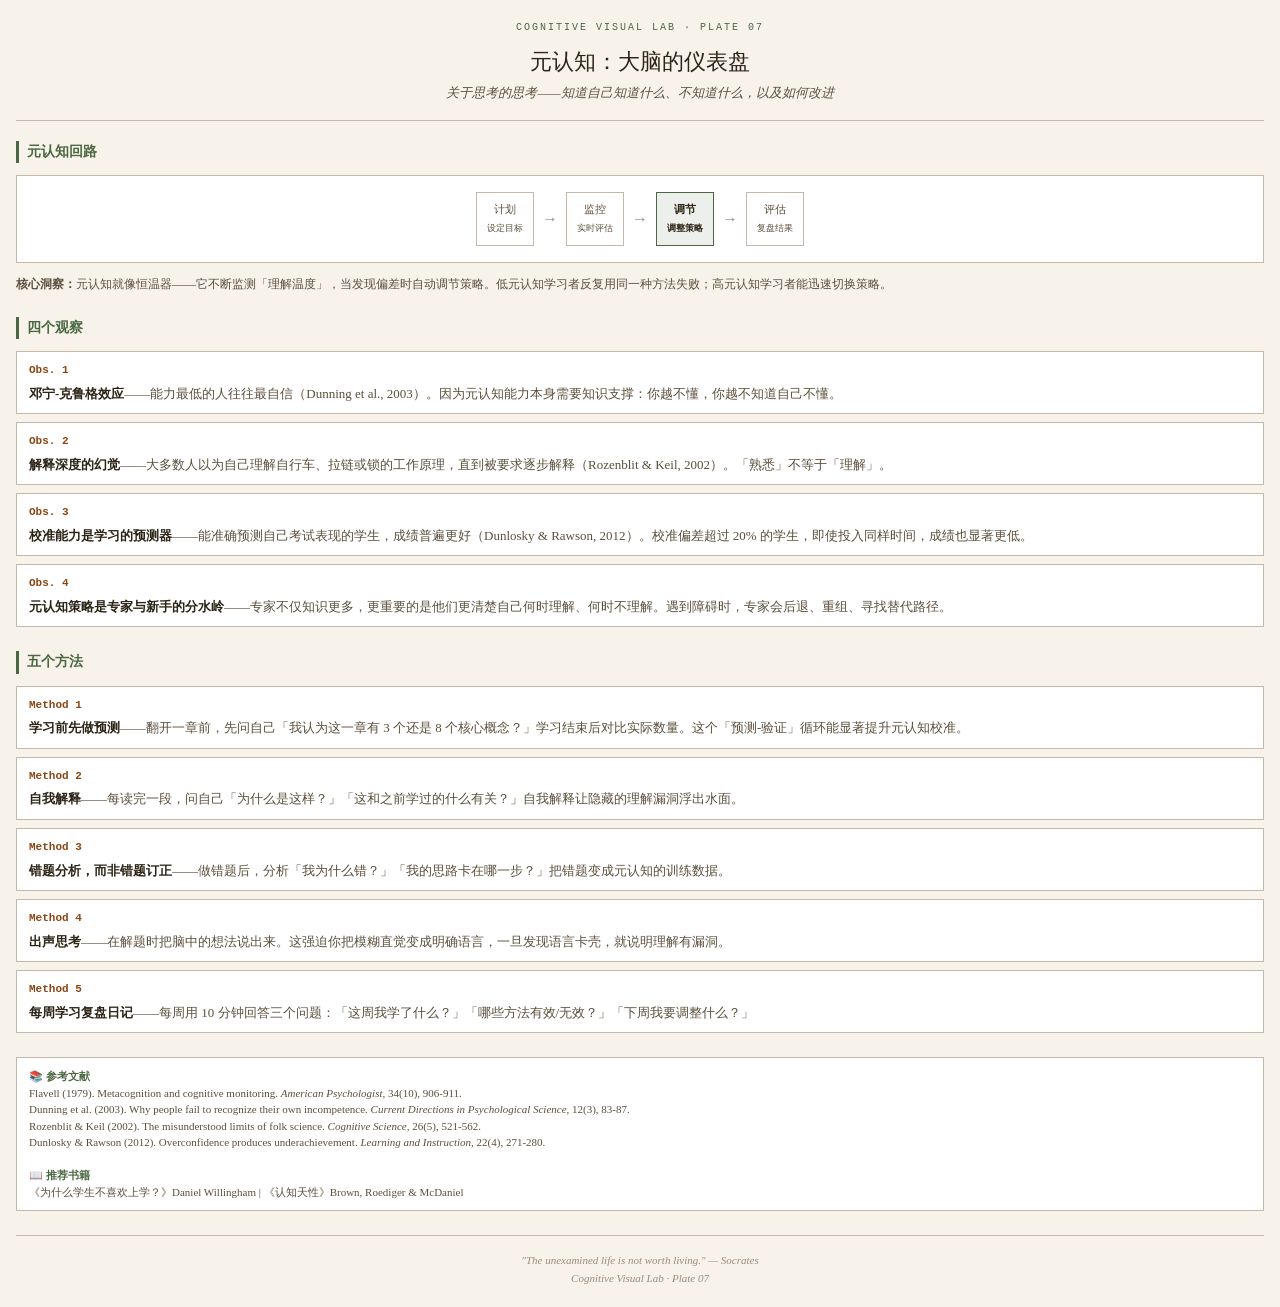
<file: products/07-metacognition/mobile.html>
<!DOCTYPE html>
<html lang="zh-CN">
<head>
<meta charset="UTF-8">
<meta name="viewport" content="width=device-width, initial-scale=1.0">
<title>Plate 07 · 元认知 | Metacognition</title>
<style>
  * { margin: 0; padding: 0; box-sizing: border-box; }
  :root {
    --parchment: #f7f3eb;
    --sepia: #2C2416;
    --sepia-light: #5C4F3D;
    --bronze: #4A6741;
    --bronze-light: #9A8B7A;
    --gold: #8B4513;
    --rule: #C4B8A8;
    --rule-light: #e8e4dc;
  }
  body {
    font-family: "Noto Serif SC", Georgia, serif;
    background: var(--parchment);
    color: var(--sepia);
    padding: 20px 16px;
    line-height: 1.6;
  }
  .header {
    text-align: center;
    padding-bottom: 16px;
    margin-bottom: 20px;
    border-bottom: 1px solid var(--rule);
  }
  .series-label {
    font-family: "Courier New", monospace;
    font-size: 10px;
    letter-spacing: 0.2em;
    text-transform: uppercase;
    color: var(--bronze);
    margin-bottom: 8px;
  }
  h1 { font-size: 22px; font-weight: 400; margin-bottom: 4px; }
  .subtitle { font-size: 13px; color: var(--sepia-light); font-style: italic; }

  .section { margin-bottom: 24px; }
  .section-title {
    font-size: 14px;
    font-weight: 700;
    color: var(--bronze);
    margin-bottom: 12px;
    border-left: 3px solid var(--bronze);
    padding-left: 8px;
  }

  .loop-diagram {
    background: white;
    border: 1px solid var(--rule);
    padding: 16px 12px;
    margin-bottom: 12px;
    display: flex;
    align-items: center;
    justify-content: center;
    gap: 8px;
    flex-wrap: wrap;
  }
  .loop-box {
    padding: 8px 10px;
    border: 1px solid var(--rule);
    font-size: 11px;
    text-align: center;
    font-family: "Helvetica Neue", "PingFang SC", sans-serif;
    color: var(--sepia-light);
  }
  .loop-box.active {
    background: rgba(74, 103, 65, 0.1);
    border-color: var(--bronze);
    color: var(--sepia);
    font-weight: 700;
  }
  .loop-arrow {
    font-size: 12pt;
    color: var(--bronze-light);
  }

  .obs-item, .method-item {
    background: white;
    border: 1px solid var(--rule);
    padding: 10px 12px;
    margin-bottom: 8px;
  }
  .obs-num, .method-num {
    font-family: monospace;
    font-size: 11px;
    font-weight: 700;
    color: var(--gold);
    margin-bottom: 4px;
  }
  .item-text { font-size: 13px; color: var(--sepia-light); line-height: 1.5; }
  .item-text strong { color: var(--sepia); }

  .references {
    background: white;
    border: 1px solid var(--rule);
    padding: 10px 12px;
    font-size: 11px;
    color: var(--sepia-light);
    line-height: 1.5;
  }
  .references strong { color: var(--bronze); }

  .footer {
    text-align: center;
    margin-top: 24px;
    padding-top: 16px;
    border-top: 1px solid var(--rule);
    font-size: 11px;
    color: var(--bronze-light);
    font-style: italic;
  }
</style>
</head>
<body>
  <div class="header">
    <div class="series-label">Cognitive Visual Lab · Plate 07</div>
    <h1>元认知：大脑的仪表盘</h1>
    <p class="subtitle">关于思考的思考——知道自己知道什么、不知道什么，以及如何改进</p>
  </div>

  <div class="section">
    <div class="section-title">元认知回路</div>
    <div class="loop-diagram">
      <div class="loop-box">计划<br><span style="font-size:9px;">设定目标</span></div>
      <span class="loop-arrow">→</span>
      <div class="loop-box">监控<br><span style="font-size:9px;">实时评估</span></div>
      <span class="loop-arrow">→</span>
      <div class="loop-box active">调节<br><span style="font-size:9px;">调整策略</span></div>
      <span class="loop-arrow">→</span>
      <div class="loop-box">评估<br><span style="font-size:9px;">复盘结果</span></div>
    </div>
    <p style="font-size: 12px; color: var(--sepia-light); line-height: 1.5;">
      <strong>核心洞察：</strong>元认知就像恒温器——它不断监测「理解温度」，当发现偏差时自动调节策略。低元认知学习者反复用同一种方法失败；高元认知学习者能迅速切换策略。
    </p>
  </div>

  <div class="section">
    <div class="section-title">四个观察</div>
    <div class="obs-item">
      <div class="obs-num">Obs. 1</div>
      <div class="item-text"><strong>邓宁-克鲁格效应</strong>——能力最低的人往往最自信（Dunning et al., 2003）。因为元认知能力本身需要知识支撑：你越不懂，你越不知道自己不懂。</div>
    </div>
    <div class="obs-item">
      <div class="obs-num">Obs. 2</div>
      <div class="item-text"><strong>解释深度的幻觉</strong>——大多数人以为自己理解自行车、拉链或锁的工作原理，直到被要求逐步解释（Rozenblit & Keil, 2002）。「熟悉」不等于「理解」。</div>
    </div>
    <div class="obs-item">
      <div class="obs-num">Obs. 3</div>
      <div class="item-text"><strong>校准能力是学习的预测器</strong>——能准确预测自己考试表现的学生，成绩普遍更好（Dunlosky & Rawson, 2012）。校准偏差超过 20% 的学生，即使投入同样时间，成绩也显著更低。</div>
    </div>
    <div class="obs-item">
      <div class="obs-num">Obs. 4</div>
      <div class="item-text"><strong>元认知策略是专家与新手的分水岭</strong>——专家不仅知识更多，更重要的是他们更清楚自己何时理解、何时不理解。遇到障碍时，专家会后退、重组、寻找替代路径。</div>
    </div>
  </div>

  <div class="section">
    <div class="section-title">五个方法</div>
    <div class="method-item">
      <div class="method-num">Method 1</div>
      <div class="item-text"><strong>学习前先做预测</strong>——翻开一章前，先问自己「我认为这一章有 3 个还是 8 个核心概念？」学习结束后对比实际数量。这个「预测-验证」循环能显著提升元认知校准。</div>
    </div>
    <div class="method-item">
      <div class="method-num">Method 2</div>
      <div class="item-text"><strong>自我解释</strong>——每读完一段，问自己「为什么是这样？」「这和之前学过的什么有关？」自我解释让隐藏的理解漏洞浮出水面。</div>
    </div>
    <div class="method-item">
      <div class="method-num">Method 3</div>
      <div class="item-text"><strong>错题分析，而非错题订正</strong>——做错题后，分析「我为什么错？」「我的思路卡在哪一步？」把错题变成元认知的训练数据。</div>
    </div>
    <div class="method-item">
      <div class="method-num">Method 4</div>
      <div class="item-text"><strong>出声思考</strong>——在解题时把脑中的想法说出来。这强迫你把模糊直觉变成明确语言，一旦发现语言卡壳，就说明理解有漏洞。</div>
    </div>
    <div class="method-item">
      <div class="method-num">Method 5</div>
      <div class="item-text"><strong>每周学习复盘日记</strong>——每周用 10 分钟回答三个问题：「这周我学了什么？」「哪些方法有效/无效？」「下周我要调整什么？」</div>
    </div>
  </div>

  <div class="references">
    <strong>📚 参考文献</strong><br>
    Flavell (1979). Metacognition and cognitive monitoring. <i>American Psychologist</i>, 34(10), 906-911.<br>
    Dunning et al. (2003). Why people fail to recognize their own incompetence. <i>Current Directions in Psychological Science</i>, 12(3), 83-87.<br>
    Rozenblit & Keil (2002). The misunderstood limits of folk science. <i>Cognitive Science</i>, 26(5), 521-562.<br>
    Dunlosky & Rawson (2012). Overconfidence produces underachievement. <i>Learning and Instruction</i>, 22(4), 271-280.
    <br><br>
    <strong>📖 推荐书籍</strong><br>
    《为什么学生不喜欢上学？》Daniel Willingham | 《认知天性》Brown, Roediger & McDaniel
  </div>

  <div class="footer">
    "The unexamined life is not worth living." — Socrates<br>
    Cognitive Visual Lab · Plate 07
  </div>
</body>
</html>
</file>
